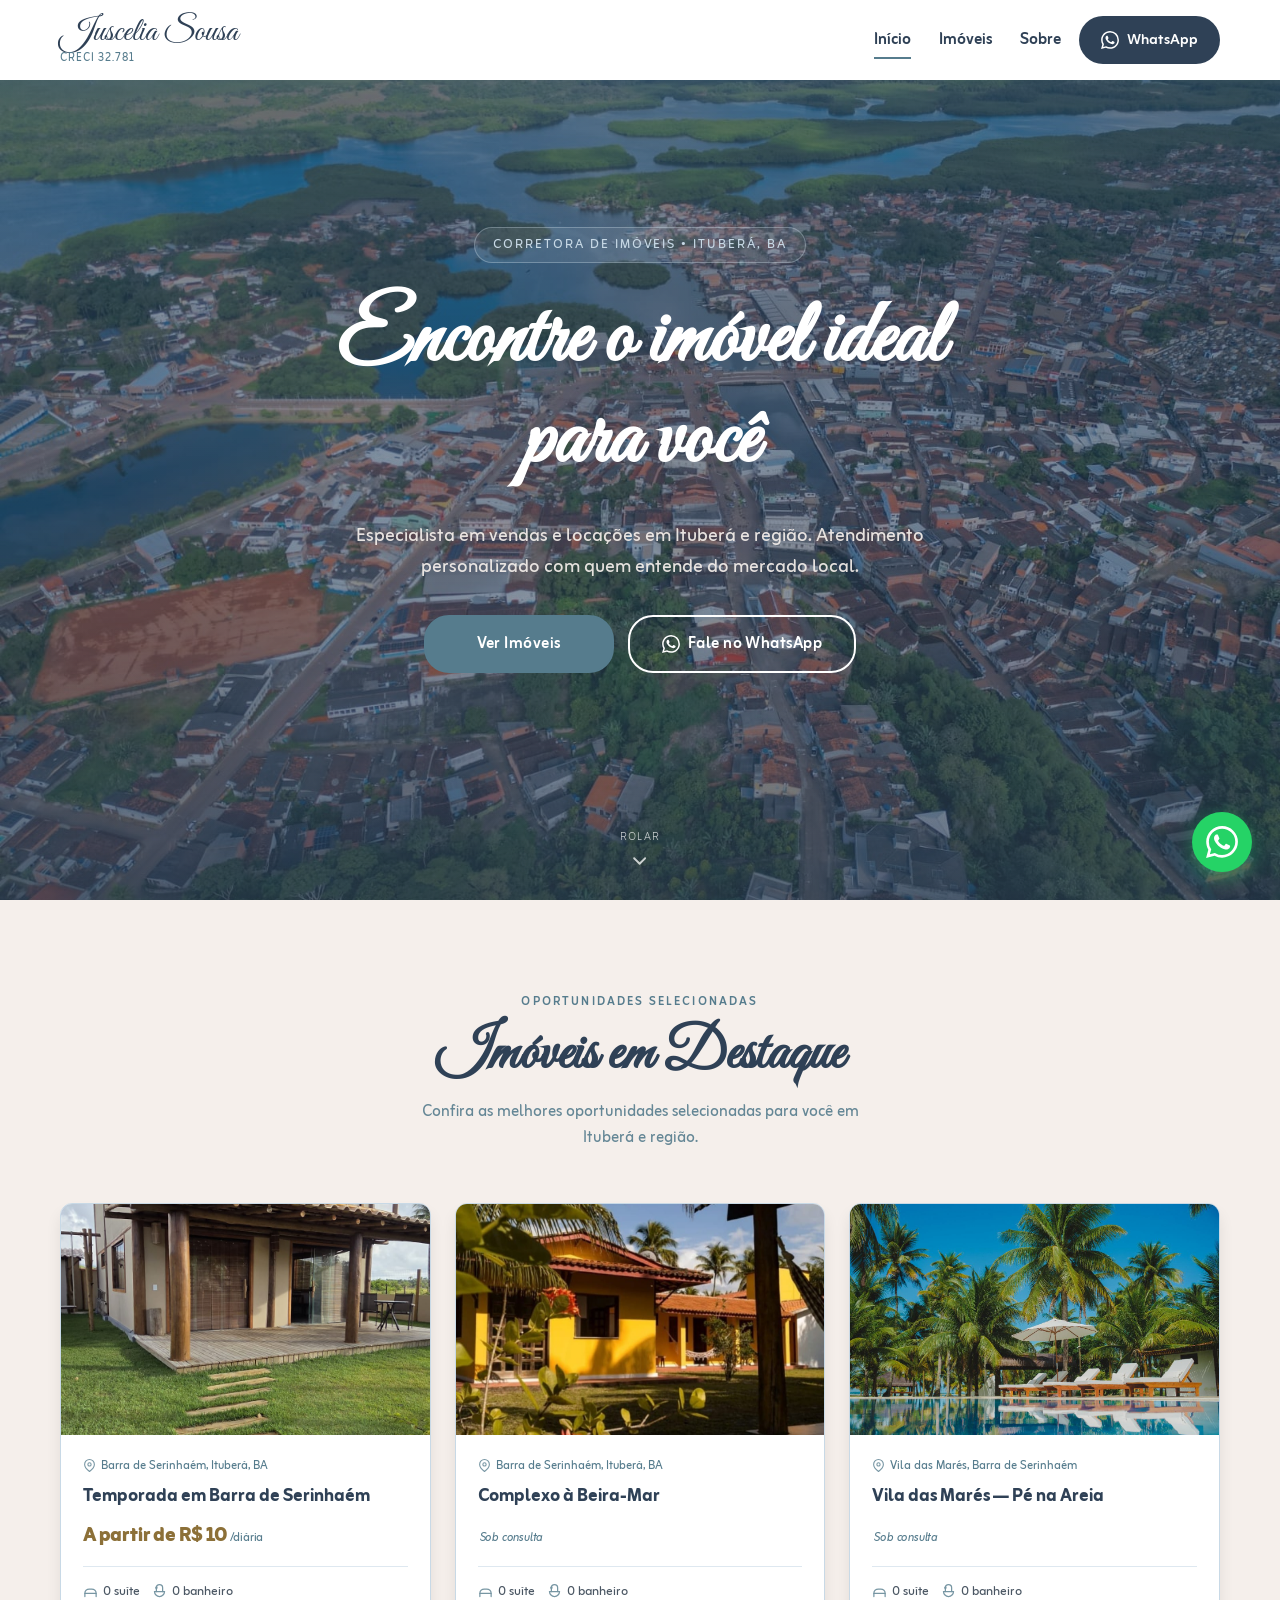
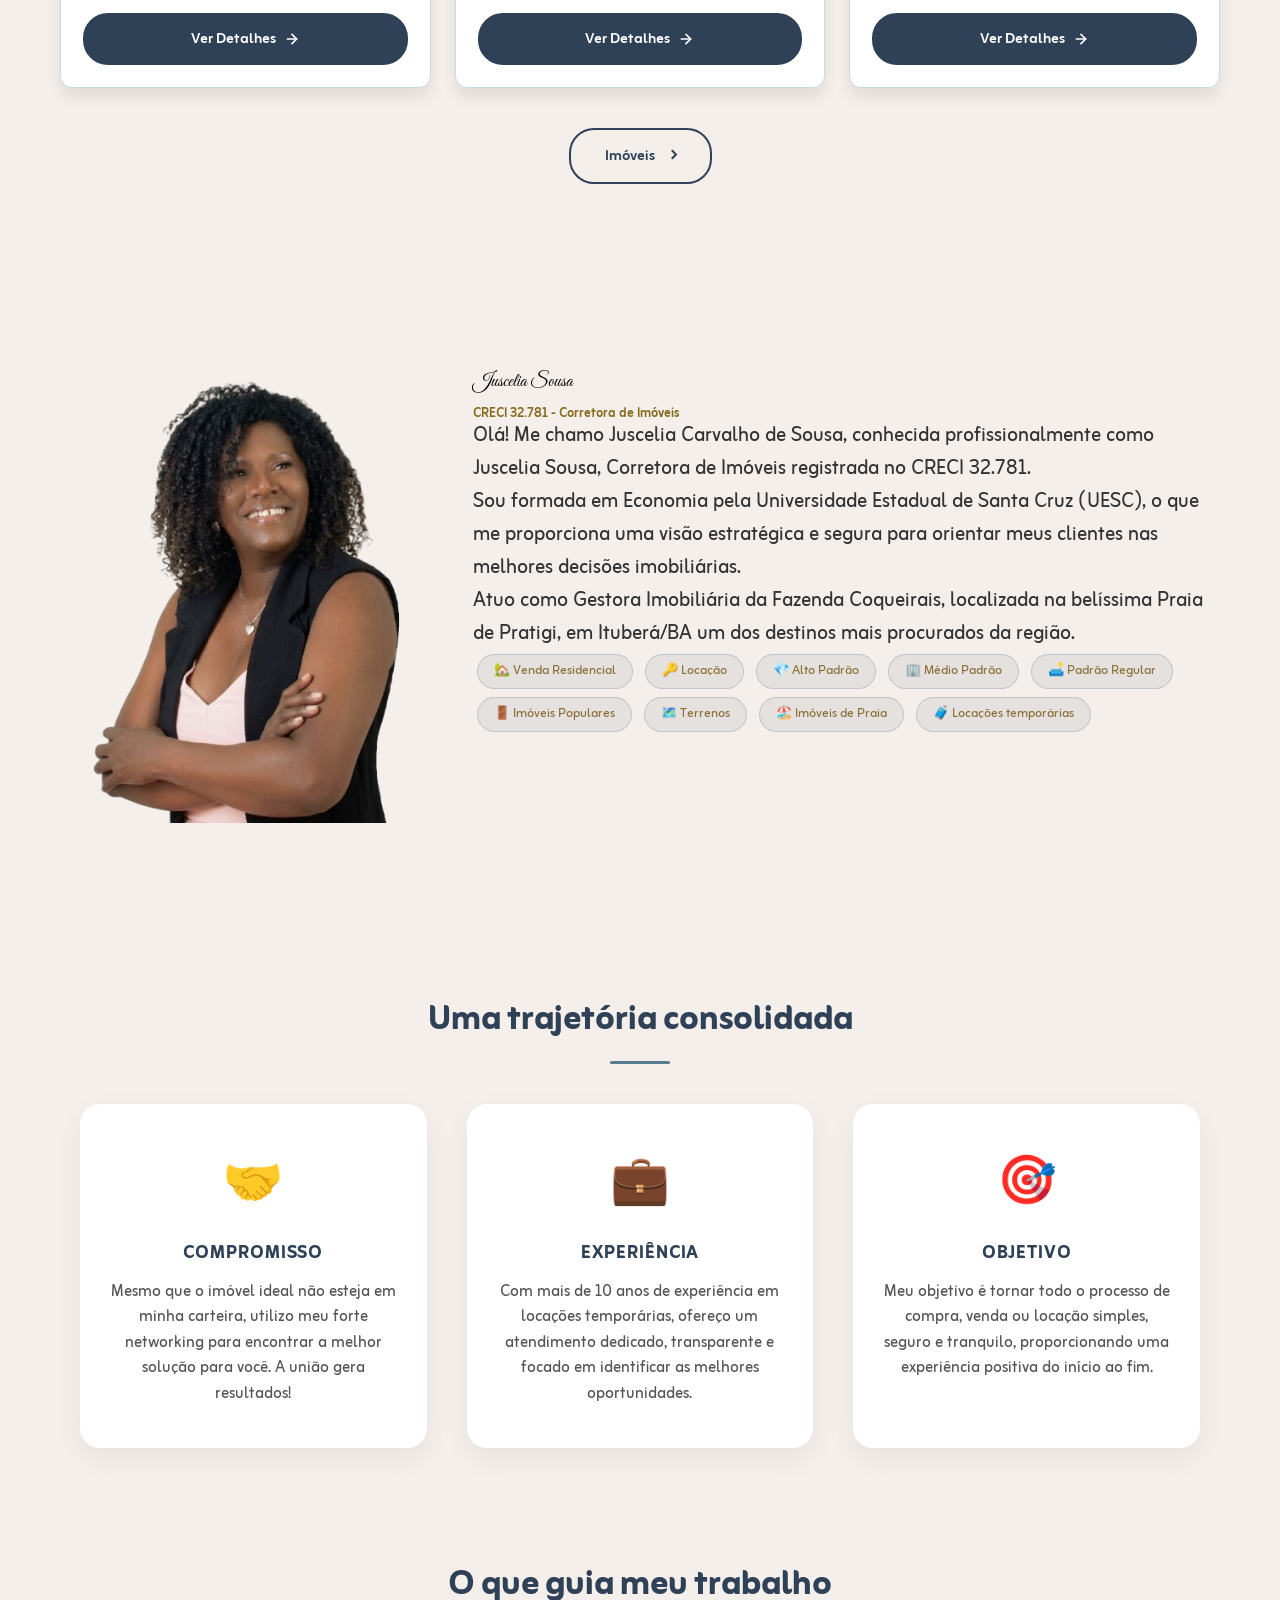
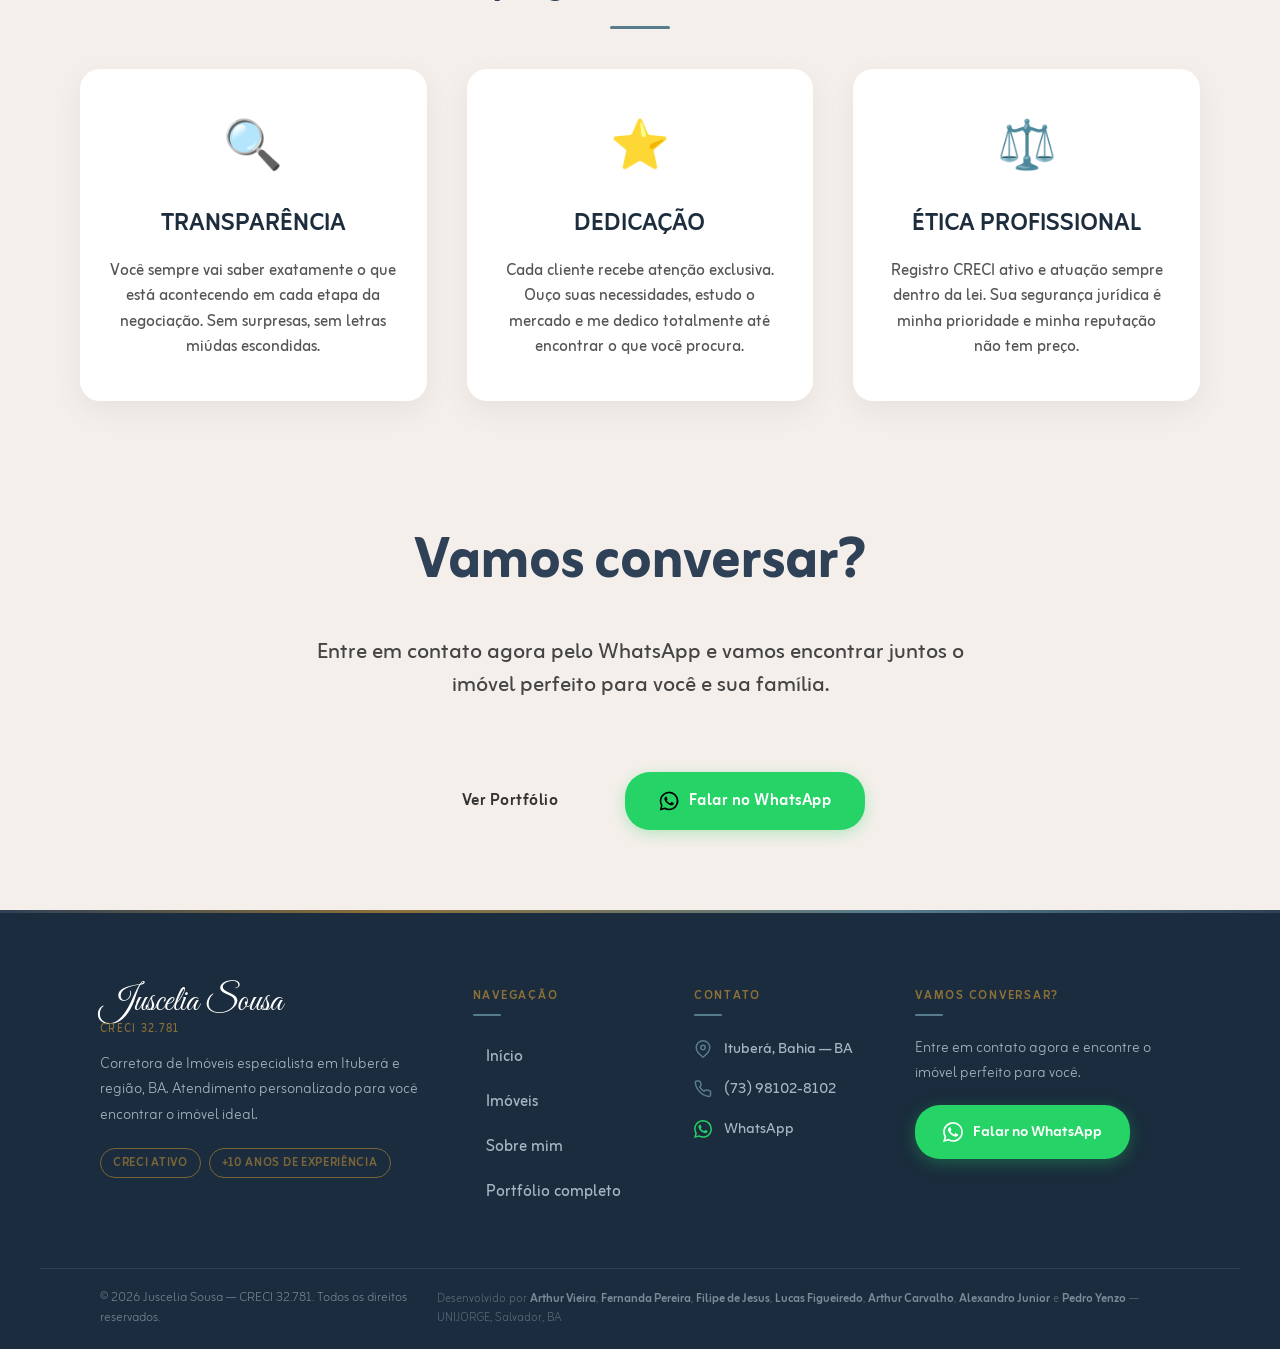
<file: SiteCorretora [Detalhes de Imovel]/index.html>
<!DOCTYPE html>
<html lang="pt-BR">
<head>
  <meta charset="UTF-8" />
  <meta name="viewport" content="width=device-width, initial-scale=1.0" />
  <meta name="description" content="Juscelia Sousa — Corretora de Imóveis credenciada CRECI 32.781. Especialista em vendas e locações em Ituberá e região, BA. Atendimento personalizado para você encontrar o imóvel ideal." />
  <title>Juscelia Sousa | Corretora de Imóveis — Ituberá, BA</title>

  <!-- Fontes do Google -->
  <link rel="preconnect" href="https://fonts.googleapis.com" />
  <link rel="preconnect" href="https://fonts.gstatic.com" crossorigin />
  <link href="https://fonts.googleapis.com/css2?family=Great+Vibes&family=Zain:ital,wght@0,200;0,300;0,400;0,700;0,800;0,900;1,300;1,400&display=swap" rel="stylesheet" />

  <!-- Folha de estilos --->
  <link rel="stylesheet" href="assets/css/style.css" />
  <link rel="stylesheet" href="assets/css/sobremim.css" />
  <link rel="stylesheet" href="assets/css/destaques.css" />
  <link rel="stylesheet" href="assets/css/footer.css" />
  <link rel="stylesheet" href="assets/css/imoveis.css"/>
</head>
<body>

  <!-- ============================================================
       === CABEÇALHO =============================================
       ============================================================ -->
  <header class="header" id="cabecalho" role="banner">

    <!-- Marca / Logo -->
    <a href="#" class="header__brand" aria-label="Juscelia Sousa - Página inicial">
      <span class="header__name">Juscelia Sousa</span>
      <span class="header__creci">CRECI 32.781</span>
    </a>

    <!-- Navegação desktop -->
    <nav class="header__nav" aria-label="Navegação principal">
      <ul class="nav__list" role="list">
        <li>
          <a href="#" class="nav__link active" aria-current="page">Início</a>
        </li>
        <li>
          <a href="#imoveis" class="nav__link">Imóveis</a>
        </li>
        <li>
          <a href="#sobre" class="nav__link">Sobre</a>
        </li>
        <li>
          <!-- Botão WhatsApp — mensagem: contato geral pelo site -->
          <a
            href="https://wa.me/5573981028102?text=Ol%C3%A1%2C+Juscelia!+Vim+pelo+seu+site+e+gostaria+de+mais+informa%C3%A7%C3%B5es+sobre+im%C3%B3veis."
            class="btn--whatsapp-nav"
            target="_blank"
            rel="noopener noreferrer"
            aria-label="Fale com Juscelia Sousa pelo WhatsApp"
          >
            <!-- Ícone SVG do WhatsApp -->
            <svg xmlns="http://www.w3.org/2000/svg" viewBox="0 0 24 24" fill="currentColor" aria-hidden="true" focusable="false">
              <path d="M17.472 14.382c-.297-.149-1.758-.867-2.03-.967-.273-.099-.471-.148-.67.15-.197.297-.767.966-.94 1.164-.173.199-.347.223-.644.075-.297-.15-1.255-.463-2.39-1.475-.883-.788-1.48-1.761-1.653-2.059-.173-.297-.018-.458.13-.606.134-.133.298-.347.446-.52.149-.174.198-.298.298-.497.099-.198.05-.371-.025-.52-.075-.149-.669-1.612-.916-2.207-.242-.579-.487-.5-.669-.51-.173-.008-.371-.01-.57-.01-.198 0-.52.074-.792.372-.272.297-1.04 1.016-1.04 2.479 0 1.462 1.065 2.875 1.213 3.074.149.198 2.096 3.2 5.077 4.487.709.306 1.262.489 1.694.625.712.227 1.36.195 1.871.118.571-.085 1.758-.719 2.006-1.413.248-.694.248-1.289.173-1.413-.074-.124-.272-.198-.57-.347m-5.421 7.403h-.004a9.87 9.87 0 01-5.031-1.378l-.361-.214-3.741.982.998-3.648-.235-.374a9.86 9.86 0 01-1.51-5.26c.001-5.45 4.436-9.884 9.888-9.884 2.64 0 5.122 1.03 6.988 2.898a9.825 9.825 0 012.893 6.994c-.003 5.45-4.437 9.884-9.885 9.884m8.413-18.297A11.815 11.815 0 0012.05 0C5.495 0 .16 5.335.157 11.892c0 2.096.547 4.142 1.588 5.945L.057 24l6.305-1.654a11.882 11.882 0 005.683 1.448h.005c6.554 0 11.89-5.335 11.893-11.893a11.821 11.821 0 00-3.48-8.413z"/>
            </svg>
            WhatsApp
          </a>
        </li>
      </ul>
    </nav>

    <!-- Botão hambúrguer (mobile) -->
    <button
      class="header__hamburger"
      id="btn-hamburger"
      aria-label="Abrir menu"
      aria-expanded="false"
      aria-controls="menu-mobile"
    >
      <span class="hamburger__line"></span>
      <span class="hamburger__line"></span>
      <span class="hamburger__line"></span>
    </button>

  </header><!-- /cabeçalho -->


  <!-- ============================================================
       === MENU MOBILE ===========================================
       ============================================================ -->
  <nav
    class="mobile-menu"
    id="menu-mobile"
    aria-label="Menu mobile"
    aria-hidden="true"
  >
    <div class="mobile-menu__inner">
      <a href="#"        class="mobile-menu__link active" aria-current="page" data-link-mobile>Início</a>
      <a href="#imoveis" class="mobile-menu__link" data-link-mobile>Imóveis</a>
      <a href="#sobre"   class="mobile-menu__link" data-link-mobile>Sobre</a>
      <!-- Botão WhatsApp mobile — mensagem: contato pelo menu -->
      <a
        href="https://wa.me/5573981028102?text=Ol%C3%A1%2C+Juscelia!+Vim+pelo+seu+site+e+gostaria+de+mais+informa%C3%A7%C3%B5es+sobre+im%C3%B3veis."
        class="mobile-menu__whatsapp"
        target="_blank"
        rel="noopener noreferrer"
        aria-label="Fale com Juscelia Sousa pelo WhatsApp"
        data-link-mobile
      >
        <svg xmlns="http://www.w3.org/2000/svg" viewBox="0 0 24 24" fill="currentColor" aria-hidden="true" focusable="false">
          <path d="M17.472 14.382c-.297-.149-1.758-.867-2.03-.967-.273-.099-.471-.148-.67.15-.197.297-.767.966-.94 1.164-.173.199-.347.223-.644.075-.297-.15-1.255-.463-2.39-1.475-.883-.788-1.48-1.761-1.653-2.059-.173-.297-.018-.458.13-.606.134-.133.298-.347.446-.52.149-.174.198-.298.298-.497.099-.198.05-.371-.025-.52-.075-.149-.669-1.612-.916-2.207-.242-.579-.487-.5-.669-.51-.173-.008-.371-.01-.57-.01-.198 0-.52.074-.792.372-.272.297-1.04 1.016-1.04 2.479 0 1.462 1.065 2.875 1.213 3.074.149.198 2.096 3.2 5.077 4.487.709.306 1.262.489 1.694.625.712.227 1.36.195 1.871.118.571-.085 1.758-.719 2.006-1.413.248-.694.248-1.289.173-1.413-.074-.124-.272-.198-.57-.347m-5.421 7.403h-.004a9.87 9.87 0 01-5.031-1.378l-.361-.214-3.741.982.998-3.648-.235-.374a9.86 9.86 0 01-1.51-5.26c.001-5.45 4.436-9.884 9.888-9.884 2.64 0 5.122 1.03 6.988 2.898a9.825 9.825 0 012.893 6.994c-.003 5.45-4.437 9.884-9.885 9.884m8.413-18.297A11.815 11.815 0 0012.05 0C5.495 0 .16 5.335.157 11.892c0 2.096.547 4.142 1.588 5.945L.057 24l6.305-1.654a11.882 11.882 0 005.683 1.448h.005c6.554 0 11.89-5.335 11.893-11.893a11.821 11.821 0 00-3.48-8.413z"/>
        </svg>
        Fale no WhatsApp
      </a>
    </div>
  </nav><!-- /menu-mobile -->


  <!-- ============================================================
       === SEÇÃO HERO ============================================
       ============================================================ -->
  <section class="hero" id="inicio" aria-label="Seção principal">

    <!-- Camada de imagem de fundo (cidade.jpeg via CSS) -->
    <div
      class="hero__bg"
      role="img"
      aria-label="Vista aérea da cidade de Ituberá, Bahia"
    ></div>

    <!-- Sobreposição escura -->
    <div class="hero__overlay" aria-hidden="true"></div>

    <!-- Conteúdo do hero -->
    <div class="hero__content">

      <!-- 1. Tag de localização -->
      <span class="hero__tag" aria-label="Localização: Ituberá, Bahia">
        Corretora de Imóveis &bull; Ituberá, BA
      </span>

      <!-- 2. Título principal -->
      <h1 class="hero__title">
        Encontre o imóvel ideal para você
      </h1>

      <!-- 3. Subtítulo -->
      <p class="hero__subtitle">
        Especialista em vendas e locações em Ituberá e região. Atendimento personalizado com quem entende do mercado local.
      </p>

      <!-- 4. Botões de ação -->
      <div class="hero__actions">
        <a
          href="#imoveis"
          class="btn btn--primary"
          aria-label="Ver os imóveis disponíveis"
        >
          Ver Imóveis
        </a>
        <!-- Botão WhatsApp hero — mensagem: interesse em compra ou aluguel -->
        <a
          href="https://wa.me/5573981028102?text=Ol%C3%A1%2C+Juscelia!+Vim+pelo+seu+site+e+tenho+interesse+em+comprar+ou+alugar+um+im%C3%B3vel+em+Ituber%C3%A1.+Pode+me+ajudar%3F"
          class="btn btn--outline"
          target="_blank"
          rel="noopener noreferrer"
          aria-label="Falar com Juscelia Sousa pelo WhatsApp"
        >
          <!-- Ícone WhatsApp embutido -->
          <svg xmlns="http://www.w3.org/2000/svg" viewBox="0 0 24 24" fill="currentColor" style="width:18px;height:18px;margin-right:8px;flex-shrink:0;" aria-hidden="true" focusable="false">
            <path d="M17.472 14.382c-.297-.149-1.758-.867-2.03-.967-.273-.099-.471-.148-.67.15-.197.297-.767.966-.94 1.164-.173.199-.347.223-.644.075-.297-.15-1.255-.463-2.39-1.475-.883-.788-1.48-1.761-1.653-2.059-.173-.297-.018-.458.13-.606.134-.133.298-.347.446-.52.149-.174.198-.298.298-.497.099-.198.05-.371-.025-.52-.075-.149-.669-1.612-.916-2.207-.242-.579-.487-.5-.669-.51-.173-.008-.371-.01-.57-.01-.198 0-.52.074-.792.372-.272.297-1.04 1.016-1.04 2.479 0 1.462 1.065 2.875 1.213 3.074.149.198 2.096 3.2 5.077 4.487.709.306 1.262.489 1.694.625.712.227 1.36.195 1.871.118.571-.085 1.758-.719 2.006-1.413.248-.694.248-1.289.173-1.413-.074-.124-.272-.198-.57-.347m-5.421 7.403h-.004a9.87 9.87 0 01-5.031-1.378l-.361-.214-3.741.982.998-3.648-.235-.374a9.86 9.86 0 01-1.51-5.26c.001-5.45 4.436-9.884 9.888-9.884 2.64 0 5.122 1.03 6.988 2.898a9.825 9.825 0 012.893 6.994c-.003 5.45-4.437 9.884-9.885 9.884m8.413-18.297A11.815 11.815 0 0012.05 0C5.495 0 .16 5.335.157 11.892c0 2.096.547 4.142 1.588 5.945L.057 24l6.305-1.654a11.882 11.882 0 005.683 1.448h.005c6.554 0 11.89-5.335 11.893-11.893a11.821 11.821 0 00-3.48-8.413z"/>
          </svg>
          Fale no WhatsApp
        </a>
      </div>

    </div><!-- /conteúdo-hero -->

    <!-- 5. Indicador de rolagem -->
    <div class="hero__scroll-hint" aria-hidden="true">
      <span>Rolar</span>
      <svg xmlns="http://www.w3.org/2000/svg" viewBox="0 0 24 24" fill="none" stroke="currentColor" stroke-width="2" stroke-linecap="round" stroke-linejoin="round" aria-hidden="true">
        <polyline points="6 9 12 15 18 9"></polyline>
      </svg>
    </div>

  </section><!-- /hero -->


  <!-- ============================================================
       === SEÇÃO DESTAQUES =======================================
       ============================================================ -->
  <section class="destaques" id="imoveis" aria-labelledby="destaques-titulo">

    <!-- Cabeçalho da seção -->
    <div class="destaques__header">
      <span class="destaques__eyebrow" aria-hidden="true">Oportunidades selecionadas</span>
      <h2 class="destaques__titulo" id="destaques-titulo">Imóveis em Destaque</h2>
      <p class="destaques__subtitulo">Confira as melhores oportunidades selecionadas para você em Ituberá e região.</p>
    </div>

    <!-- Grade de cards (preenchida via JS) -->
    <div
      class="destaques__grade"
      id="destaques-grade"
      role="list"
      aria-label="Imóveis em destaque"
      aria-live="polite"
    >
      <!-- Estado inicial: carregando -->
      <div class="destaques__loading" id="destaques-loading" aria-label="Carregando imóveis">
        <div class="destaques__spinner" role="status"></div>
        <span>Carregando imóveis...</span>
      </div>
    </div>

    <!-- Rodapé com link para portfólio completo -->
    <div class="destaques__rodape">
      <a
        href="imoveis.html"
        class="btn--ver-todos"
        aria-label="Ver todos os imóveis disponíveis"
      >
        Imóveis <span class="btn-chevron" aria-hidden="true"></span>
      </a>
    </div>

  </section><!-- /destaques -->


  <!-- ============================================================
       === SEÇÃO SOBRE MIM =======================================
       ============================================================ -->

  <!-- sobre mim -->
  <section class="color">
    <div id="sobre">

      <div class="foto">
        <img src="./assets/img/FotoSRJusceliaSemFundo.png" alt="foto juscelia">
      </div>

      <aside class="sobremim">
        <h1 class="great-vibes-regular">Juscelia Sousa</h1>
        <h5>CRECI 32.781 - Corretora de Imóveis</h5>

        <p>Olá! Me chamo Juscelia Carvalho de Sousa, conhecida profissionalmente como Juscelia Sousa, Corretora
          de Imóveis registrada no CRECI 32.781.
        </p>

        <p>Sou formada em Economia pela Universidade Estadual de Santa Cruz (UESC), o que me proporciona uma
          visão estratégica e segura para orientar meus clientes nas melhores decisões imobiliárias.
        </p>

        <p>
          Atuo como Gestora Imobiliária da Fazenda Coqueirais, localizada na belíssima Praia de Pratigi, em
          Ituberá/BA um dos destinos mais procurados da região.
        </p>

        <div class="sobre-especialidades" role="list" aria-label="Especialidades da corretora">
          <span class="esp-tag" role="listitem">🏡 Venda Residencial</span>
          <span class="esp-tag" role="listitem">🔑 Locação</span>
          <span class="esp-tag" role="listitem">💎 Alto Padrão</span>
          <span class="esp-tag" role="listitem">🏢 Médio Padrão</span>
          <span class="esp-tag" role="listitem">🛋️ Padrão Regular</span>
          <span class="esp-tag" role="listitem">🚪 Imóveis Populares</span>
          <span class="esp-tag" role="listitem">🗺️ Terrenos</span>
          <span class="esp-tag" role="listitem">🏖️ Imóveis de Praia</span>
          <span class="esp-tag" role="listitem">🧳 Locações temporárias</span>
        </div>
      </aside>
    </div>
  </section>


  <!-- ============================================================
       === SEÇÃO TRAJETÓRIA ======================================
       ============================================================ -->
  <section class="secao-trajetoria">
    <div class="titulo-principal">
      <h1>Uma trajetória consolidada</h1>
      <div class="linha-decorativa"></div>
    </div>

    <div id="trajetoria">
      <div class="card-traj">
        <div class="icon">🤝</div>
        <h3>Compromisso</h3>
        <p>Mesmo que o imóvel ideal não esteja em minha carteira, utilizo meu forte networking para encontrar a
          melhor solução para você. A união gera resultados!</p>
      </div>

      <div class="card-traj">
        <div class="icon">💼</div>
        <h3>Experiência</h3>
        <p>Com mais de 10 anos de experiência em locações temporárias, ofereço um atendimento dedicado,
          transparente e focado em identificar as melhores oportunidades.</p>
      </div>

      <div class="card-traj">
        <div class="icon">🎯</div>
        <h3>Objetivo</h3>
        <p>Meu objetivo é tornar todo o processo de compra, venda ou locação simples, seguro e tranquilo,
          proporcionando uma experiência positiva do início ao fim.</p>
      </div>
    </div>
  </section>


  <!-- ============================================================
       === SEÇÃO MISSÃO ==========================================
       ============================================================ -->
  <section>
    <div class="titulo-principal">
      <h1>O que guia meu trabalho</h1>
      <div class="linha-decorativa"></div>
    </div>
    <div class="color">
      <div id="missao">
        <div class="card-guia">
          <div class="icon">🔍</div>
          <h3>Transparência</h3>
          <p>Você sempre vai saber exatamente o que está acontecendo em cada etapa da negociação. Sem
            surpresas, sem letras miúdas escondidas.</p>
        </div>

        <div class="card-guia">
          <div class="icon">⭐</div>
          <h3>Dedicação</h3>
          <p>Cada cliente recebe atenção exclusiva. Ouço suas necessidades, estudo o mercado e me dedico
            totalmente até encontrar o que você procura.</p>
        </div>

        <div class="card-guia">
          <div class="icon">⚖️</div>
          <h3>Ética Profissional</h3>
          <p>Registro CRECI ativo e atuação sempre dentro da lei. Sua segurança jurídica é minha prioridade e
            minha reputação não tem preço.</p>
        </div>
      </div>
    </div>
  </section>


  <!-- ============================================================
       === SEÇÃO CONVOCAÇÃO ======================================
       ============================================================ -->
  <div id="convocacao">
    <div>
      <div class="titulo-principal">
        <h1>Vamos conversar?</h1>
      </div>
      <div>
        <p>Entre em contato agora pelo WhatsApp e vamos encontrar juntos o imóvel perfeito para você e sua família.</p>
      </div>
    </div>
    <div class="container-ctas">
      <a href="imoveis.html" class="btn btn-portfolio" id="cta-ver-imoveis">Ver Portfólio</a>

      <button class="btn btn-wpp" id="sobre-cta-wpp">
        <img src="assets/img/whatsapp-svgrepo-com.svg" alt="whatsapp icon" class="wpp-icon">
        Falar no WhatsApp
      </button>
    </div>
  </div>


  <!-- ============================================================
       === RODAPÉ ================================================
       ============================================================ -->
  <footer class="footer" id="rodape" role="contentinfo">

    <!-- Linha superior decorativa -->
    <div class="footer__top-bar" aria-hidden="true"></div>

    <div class="footer__container">

      <!-- Coluna 1: Marca -->
      <div class="footer__col footer__col--marca">
        <a href="#" class="footer__logo" aria-label="Juscelia Sousa - Início">
          <span class="footer__logo-nome">Juscelia Sousa</span>
          <span class="footer__logo-creci">CRECI 32.781</span>
        </a>
        <p class="footer__descricao">
          Corretora de Imóveis especialista em Ituberá e região, BA.
          Atendimento personalizado para você encontrar o imóvel ideal.
        </p>
        <!-- Selos / Badges -->
        <div class="footer__selos">
          <span class="footer__selo">CRECI Ativo</span>
          <span class="footer__selo">+10 anos de experiência</span>
        </div>
      </div>

      <!-- Coluna 2: Navegação -->
      <div class="footer__col">
        <h3 class="footer__col-titulo">Navegação</h3>
        <ul class="footer__nav-list" role="list">
          <li><a href="#inicio"   class="footer__nav-link">Início</a></li>
          <li><a href="#imoveis" class="footer__nav-link">Imóveis</a></li>
          <li><a href="#sobre"   class="footer__nav-link">Sobre mim</a></li>
          <li><a href="imoveis.html" class="footer__nav-link">Portfólio completo</a></li>
        </ul>
      </div>

      <!-- Coluna 3: Contato -->
      <div class="footer__col">
        <h3 class="footer__col-titulo">Contato</h3>
        <ul class="footer__contato-list" role="list">
          <li class="footer__contato-item">
            <!-- Ícone localização -->
            <svg xmlns="http://www.w3.org/2000/svg" viewBox="0 0 24 24" fill="none" stroke="currentColor" stroke-width="2" stroke-linecap="round" stroke-linejoin="round" aria-hidden="true">
              <path d="M21 10c0 6-9 13-9 13S3 16 3 10a9 9 0 0 1 18 0z"/><circle cx="12" cy="10" r="3"/>
            </svg>
            <span>Ituberá, Bahia — BA</span>
          </li>
          <li class="footer__contato-item">
            <!-- Ícone telefone -->
            <svg xmlns="http://www.w3.org/2000/svg" viewBox="0 0 24 24" fill="none" stroke="currentColor" stroke-width="2" stroke-linecap="round" stroke-linejoin="round" aria-hidden="true">
              <path d="M22 16.92v3a2 2 0 0 1-2.18 2 19.79 19.79 0 0 1-8.63-3.07A19.5 19.5 0 0 1 4.69 12a19.79 19.79 0 0 1-3-8.6A2 2 0 0 1 3.62 1.2h3a2 2 0 0 1 2 1.72c.13.96.36 1.9.7 2.81a2 2 0 0 1-.45 2.11l-1.27 1.27a16 16 0 0 0 6 6l1.27-1.27a2 2 0 0 1 2.11-.45c.9.34 1.85.57 2.81.7A2 2 0 0 1 22 16.92z"/>
            </svg>
            <a href="tel:+5573981028102" class="footer__link-contato">(73) 98102-8102</a>
          </li>
          <li class="footer__contato-item">
            <!-- Ícone WhatsApp -->
            <svg xmlns="http://www.w3.org/2000/svg" viewBox="0 0 24 24" fill="currentColor" aria-hidden="true">
              <path d="M17.472 14.382c-.297-.149-1.758-.867-2.03-.967-.273-.099-.471-.148-.67.15-.197.297-.767.966-.94 1.164-.173.199-.347.223-.644.075-.297-.15-1.255-.463-2.39-1.475-.883-.788-1.48-1.761-1.653-2.059-.173-.297-.018-.458.13-.606.134-.133.298-.347.446-.52.149-.174.198-.298.298-.497.099-.198.05-.371-.025-.52-.075-.149-.669-1.612-.916-2.207-.242-.579-.487-.5-.669-.51-.173-.008-.371-.01-.57-.01-.198 0-.52.074-.792.372-.272.297-1.04 1.016-1.04 2.479 0 1.462 1.065 2.875 1.213 3.074.149.198 2.096 3.2 5.077 4.487.709.306 1.262.489 1.694.625.712.227 1.36.195 1.871.118.571-.085 1.758-.719 2.006-1.413.248-.694.248-1.289.173-1.413-.074-.124-.272-.198-.57-.347m-5.421 7.403h-.004a9.87 9.87 0 01-5.031-1.378l-.361-.214-3.741.982.998-3.648-.235-.374a9.86 9.86 0 01-1.51-5.26c.001-5.45 4.436-9.884 9.888-9.884 2.64 0 5.122 1.03 6.988 2.898a9.825 9.825 0 012.893 6.994c-.003 5.45-4.437 9.884-9.885 9.884m8.413-18.297A11.815 11.815 0 0012.05 0C5.495 0 .16 5.335.157 11.892c0 2.096.547 4.142 1.588 5.945L.057 24l6.305-1.654a11.882 11.882 0 005.683 1.448h.005c6.554 0 11.89-5.335 11.893-11.893a11.821 11.821 0 00-3.48-8.413z"/>
            </svg>
            <a
              href="https://wa.me/5573981028102?text=Ol%C3%A1%2C+Juscelia!+Vim+pelo+seu+site+e+gostaria+de+mais+informa%C3%A7%C3%B5es."
              class="footer__link-contato"
              target="_blank"
              rel="noopener noreferrer"
            >WhatsApp</a>
          </li>
        </ul>
      </div>

      <!-- Coluna 4: CTA final -->
      <div class="footer__col footer__col--cta">
        <h3 class="footer__col-titulo">Vamos conversar?</h3>
        <p class="footer__cta-texto">Entre em contato agora e encontre o imóvel perfeito para você.</p>
        <a
          href="https://wa.me/5573981028102?text=Ol%C3%A1%2C+Juscelia!+Vim+pelo+seu+site+e+gostaria+de+mais+informa%C3%A7%C3%B5es."
          class="footer__btn-wpp"
          target="_blank"
          rel="noopener noreferrer"
          aria-label="Fale com Juscelia Sousa pelo WhatsApp"
        >
          <svg xmlns="http://www.w3.org/2000/svg" viewBox="0 0 24 24" fill="currentColor" aria-hidden="true">
            <path d="M17.472 14.382c-.297-.149-1.758-.867-2.03-.967-.273-.099-.471-.148-.67.15-.197.297-.767.966-.94 1.164-.173.199-.347.223-.644.075-.297-.15-1.255-.463-2.39-1.475-.883-.788-1.48-1.761-1.653-2.059-.173-.297-.018-.458.13-.606.134-.133.298-.347.446-.52.149-.174.198-.298.298-.497.099-.198.05-.371-.025-.52-.075-.149-.669-1.612-.916-2.207-.242-.579-.487-.5-.669-.51-.173-.008-.371-.01-.57-.01-.198 0-.52.074-.792.372-.272.297-1.04 1.016-1.04 2.479 0 1.462 1.065 2.875 1.213 3.074.149.198 2.096 3.2 5.077 4.487.709.306 1.262.489 1.694.625.712.227 1.36.195 1.871.118.571-.085 1.758-.719 2.006-1.413.248-.694.248-1.289.173-1.413-.074-.124-.272-.198-.57-.347m-5.421 7.403h-.004a9.87 9.87 0 01-5.031-1.378l-.361-.214-3.741.982.998-3.648-.235-.374a9.86 9.86 0 01-1.51-5.26c.001-5.45 4.436-9.884 9.888-9.884 2.64 0 5.122 1.03 6.988 2.898a9.825 9.825 0 012.893 6.994c-.003 5.45-4.437 9.884-9.885 9.884m8.413-18.297A11.815 11.815 0 0012.05 0C5.495 0 .16 5.335.157 11.892c0 2.096.547 4.142 1.588 5.945L.057 24l6.305-1.654a11.882 11.882 0 005.683 1.448h.005c6.554 0 11.89-5.335 11.893-11.893a11.821 11.821 0 00-3.48-8.413z"/>
          </svg>
          Falar no WhatsApp
        </a>
      </div>

    </div><!-- /footer__container -->

    <!-- Barra de copyright -->
    <div class="footer__copyright">
      <p>
        &copy; <span id="footer-ano"></span> Juscelia Sousa — CRECI 32.781.
        Todos os direitos reservados.
      </p>
      <p class="footer__credito">
        Desenvolvido por
        <strong>Arthur Vieira</strong>,
        <strong>Fernanda Pereira</strong>,
        <strong>Filipe de Jesus</strong>,
        <strong>Lucas Figueiredo</strong>,
        <strong>Arthur Carvalho</strong>,
        <strong>Alexandro Junior</strong> e
        <strong>Pedro Yenzo</strong>
        &mdash; UNIJORGE, Salvador, BA
      </p>
    </div>

  </footer><!-- /rodape -->


  <!-- ============================================================
       === BOTÃO FLUTUANTE WHATSAPP ==============================
       ============================================================ -->
  <a
    href="https://wa.me/5573981028102?text=Ol%C3%A1%2C+Juscelia!+Vim+pelo+seu+site+e+gostaria+de+mais+informa%C3%A7%C3%B5es."
    class="btn-wpp-flutuante"
    target="_blank"
    rel="noopener noreferrer"
    aria-label="Fale com Juscelia Sousa pelo WhatsApp"
    title="Fale no WhatsApp"
  >
    <svg xmlns="http://www.w3.org/2000/svg" viewBox="0 0 24 24" fill="currentColor" aria-hidden="true" focusable="false">
      <path d="M17.472 14.382c-.297-.149-1.758-.867-2.03-.967-.273-.099-.471-.148-.67.15-.197.297-.767.966-.94 1.164-.173.199-.347.223-.644.075-.297-.15-1.255-.463-2.39-1.475-.883-.788-1.48-1.761-1.653-2.059-.173-.297-.018-.458.13-.606.134-.133.298-.347.446-.52.149-.174.198-.298.298-.497.099-.198.05-.371-.025-.52-.075-.149-.669-1.612-.916-2.207-.242-.579-.487-.5-.669-.51-.173-.008-.371-.01-.57-.01-.198 0-.52.074-.792.372-.272.297-1.04 1.016-1.04 2.479 0 1.462 1.065 2.875 1.213 3.074.149.198 2.096 3.2 5.077 4.487.709.306 1.262.489 1.694.625.712.227 1.36.195 1.871.118.571-.085 1.758-.719 2.006-1.413.248-.694.248-1.289.173-1.413-.074-.124-.272-.198-.57-.347m-5.421 7.403h-.004a9.87 9.87 0 01-5.031-1.378l-.361-.214-3.741.982.998-3.648-.235-.374a9.86 9.86 0 01-1.51-5.26c.001-5.45 4.436-9.884 9.888-9.884 2.64 0 5.122 1.03 6.988 2.898a9.825 9.825 0 012.893 6.994c-.003 5.45-4.437 9.884-9.885 9.884m8.413-18.297A11.815 11.815 0 0012.05 0C5.495 0 .16 5.335.157 11.892c0 2.096.547 4.142 1.588 5.945L.057 24l6.305-1.654a11.882 11.882 0 005.683 1.448h.005c6.554 0 11.89-5.335 11.893-11.893a11.821 11.821 0 00-3.48-8.413z"/>
    </svg>
  </a><!-- /botão-flutuante-whatsapp -->

  <!-- ============================================================
       === JAVASCRIPT EXTERNO ====================================
       ============================================================ -->
  <script src="assets/js/main.js" defer></script>

  <!-- Ano dinâmico no footer -->
  <script>
    document.getElementById('footer-ano').textContent = new Date().getFullYear();
  </script>

  <!-- ============================================================
       === JAVASCRIPT — SEÇÃO DESTAQUES =========================
       ============================================================ -->
  <script>
    /* === SEÇÃO DESTAQUES === */
    (function () {
      'use strict';

      /* Formata preço conforme finalidade */
      function formatarPreco(preco, finalidade) {
        if (!preco || preco === 0) {
          return '<span class="preco-consulta">Sob consulta</span>';
        }
        var valor = preco.toLocaleString('pt-BR', {
          style: 'currency',
          currency: 'BRL',
          minimumFractionDigits: 0,
          maximumFractionDigits: 0
        });
        if (finalidade === 'aluguel')   return valor + '<span>/mês</span>';
        if (finalidade === 'temporada') return 'A partir de ' + valor + '<span>/diária</span>';
        return valor;
      }

      /* Retorna SVG inline de ícone por nome */
      function icone(nome) {
        var icones = {
          area: '<svg xmlns="http://www.w3.org/2000/svg" viewBox="0 0 24 24" fill="none" stroke="currentColor" stroke-width="2" stroke-linecap="round" stroke-linejoin="round" aria-hidden="true"><rect x="3" y="3" width="18" height="18" rx="2"/><path d="M3 9h18M9 21V9"/></svg>',
          quartos: '<svg xmlns="http://www.w3.org/2000/svg" viewBox="0 0 24 24" fill="none" stroke="currentColor" stroke-width="2" stroke-linecap="round" stroke-linejoin="round" aria-hidden="true"><path d="M3 20v-5a7 7 0 0 1 7-7h4a7 7 0 0 1 7 7v5"/><path d="M3 15h18"/></svg>',
          banheiros: '<svg xmlns="http://www.w3.org/2000/svg" viewBox="0 0 24 24" fill="none" stroke="currentColor" stroke-width="2" stroke-linecap="round" stroke-linejoin="round" aria-hidden="true"><path d="M4 12h16"/><path d="M4 12a8 8 0 0 0 16 0"/><path d="M7 12V6a5 5 0 0 1 10 0v6"/><circle cx="7" cy="6" r="1"/></svg>',
          vagas: '<svg xmlns="http://www.w3.org/2000/svg" viewBox="0 0 24 24" fill="none" stroke="currentColor" stroke-width="2" stroke-linecap="round" stroke-linejoin="round" aria-hidden="true"><rect x="2" y="7" width="20" height="14" rx="2"/><path d="M16 7V5a2 2 0 0 0-4 0v2"/><path d="M8 7V5a2 2 0 0 0-4 0v2"/></svg>',
          local: '<svg xmlns="http://www.w3.org/2000/svg" viewBox="0 0 24 24" fill="none" stroke="currentColor" stroke-width="2" stroke-linecap="round" stroke-linejoin="round" aria-hidden="true"><path d="M21 10c0 6-9 13-9 13S3 16 3 10a9 9 0 0 1 18 0z"/><circle cx="12" cy="10" r="3"/></svg>',
          seta: '<svg xmlns="http://www.w3.org/2000/svg" viewBox="0 0 24 24" fill="none" stroke="currentColor" stroke-width="2.5" stroke-linecap="round" stroke-linejoin="round" aria-hidden="true"><line x1="5" y1="12" x2="19" y2="12"/><polyline points="12 5 19 12 12 19"/></svg>'
        };
        return icones[nome] || '';
      }

      /* Monta o HTML de um card de imóvel */
      function criarCardHTML(imovel) {
        var labelMap = {
          venda: 'Venda',
          aluguel: 'Aluguel',
          temporada: 'Temporada'
        };
        var classeMap = {
          venda: 'card-imovel__badge card-imovel__badge--venda',
          aluguel: 'card-imovel__badge card-imovel__badge--aluguel',
          temporada: 'card-imovel__badge card-imovel__badge--temporada'
        };
        var labelBadge = labelMap[imovel.finalidade] || 'Venda';
        var classeBadge = classeMap[imovel.finalidade] || 'card-imovel__badge card-imovel__badge--venda';

        var attrVagas = imovel.vagas > 0
          ? '<span class="card-imovel__attr">' + icone('vagas') + imovel.vagas + ' vaga' + (imovel.vagas > 1 ? 's' : '') + '</span>'
          : '';

        return [
          '<article class="card-imovel" role="listitem" data-id="' + imovel.id + '">',
          '  <div class="card-imovel__foto-wrap">',
          '    <img',
          '      class="card-imovel__foto"',
          '      src="' + imovel.fotos[0] + '"',
          '      alt="Foto de ' + imovel.titulo + '"',
          '      loading="lazy"',
          '      decoding="async"',
          '    />',

          '  </div>',
          '  <div class="card-imovel__corpo">',
          '    <p class="card-imovel__local">' + icone('local') + imovel.localizacao + '</p>',
          '    <h3 class="card-imovel__titulo">' + imovel.titulo + '</h3>',
          '    <p class="card-imovel__preco">' + formatarPreco(imovel.preco, imovel.finalidade) + '</p>',
          '    <hr class="card-imovel__divisor" aria-hidden="true" />',
          '    <div class="card-imovel__atributos">',
          imovel.area_m2 ? '      <span class="card-imovel__attr">' + icone('area') + imovel.area_m2 + ' m²</span>' : '',
          '      <span class="card-imovel__attr">' + icone('quartos') + imovel.quartos + ' suíte' + (imovel.quartos > 1 ? 's' : '') + '</span>',
          '      <span class="card-imovel__attr">' + icone('banheiros') + imovel.banheiros + ' banheiro' + (imovel.banheiros > 1 ? 's' : '') + '</span>',
          '      ' + attrVagas,
          '    </div>',
          '    <button',
          '      class="card-imovel__cta"',
          '      type="button"',
          '      aria-label="Ver detalhes: ' + imovel.titulo + '"',
          '    >',
          '      Ver Detalhes',
          '      ' + icone('seta'),
          '    </button>',
          '  </div>',
          '</article>'
        ].join('\n');
      }

      /* Renderiza os cards de destaque na grade */
      function renderizarDestaques(imoveis) {
        var grade = document.getElementById('destaques-grade');
        var loading = document.getElementById('destaques-loading');

        if (!grade) return;

        /* Filtra apenas destaque: true, limita em 3 */
        var destaques = imoveis
          .filter(function (im) { return im.destaque === true; })
          .slice(0, 3);

        /* Remove o estado de carregamento */
        if (loading) loading.remove();

        if (destaques.length === 0) {
          grade.innerHTML = '<p class="destaques__erro">Nenhum imóvel em destaque no momento.</p>';
          return;
        }

        grade.innerHTML = destaques.map(criarCardHTML).join('');
      }

      /* Exibe mensagem de erro na grade */
      function exibirErro() {
        var grade = document.getElementById('destaques-grade');
        var loading = document.getElementById('destaques-loading');
        if (loading) loading.remove();
        if (grade) {
          grade.innerHTML = '<p class="destaques__erro">Não foi possível carregar os imóveis. Tente novamente mais tarde.</p>';
        }
      }

      /* Carrega o JSON e dispara a renderização */
      fetch('data/imoveis.json')
        .then(function (res) {
          if (!res.ok) throw new Error('HTTP ' + res.status);
          return res.json();
        })
        .then(renderizarDestaques)
        .catch(exibirErro);

    }());
  </script>

</body>
</html>
</file>
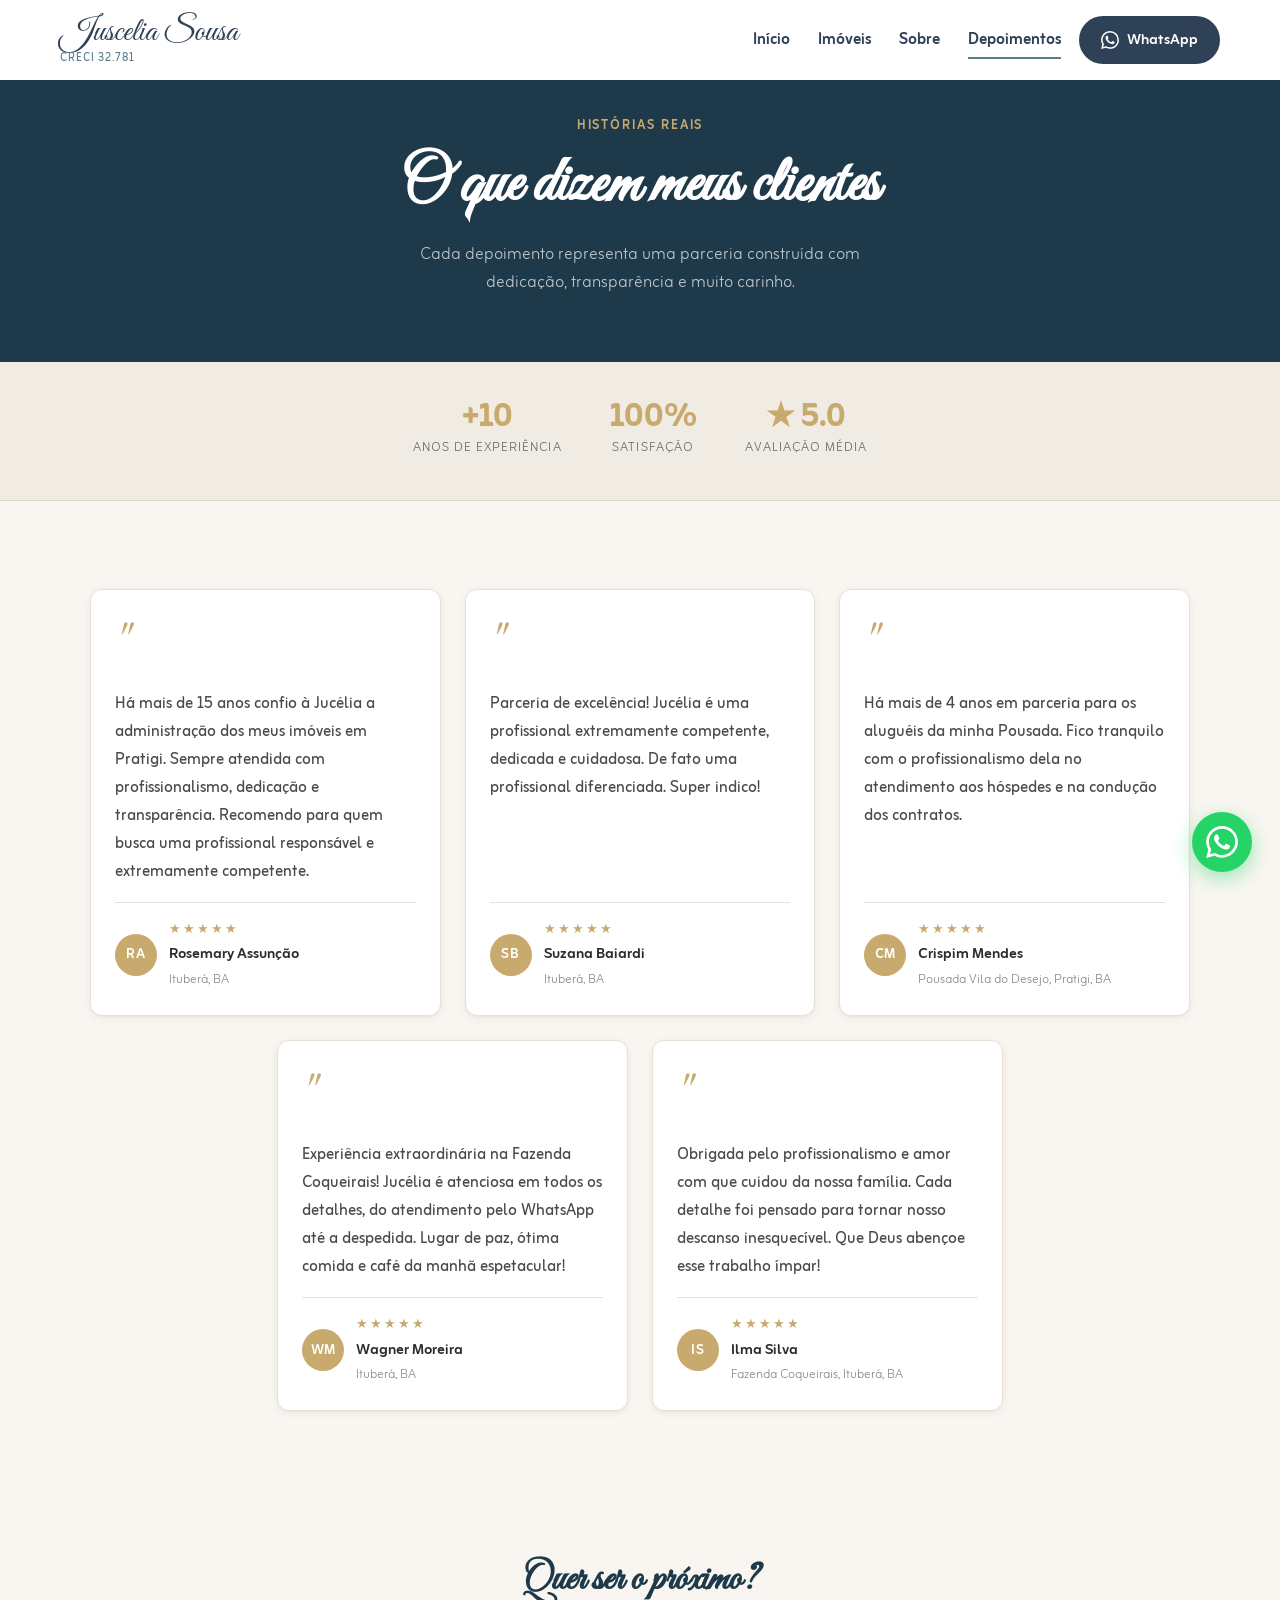
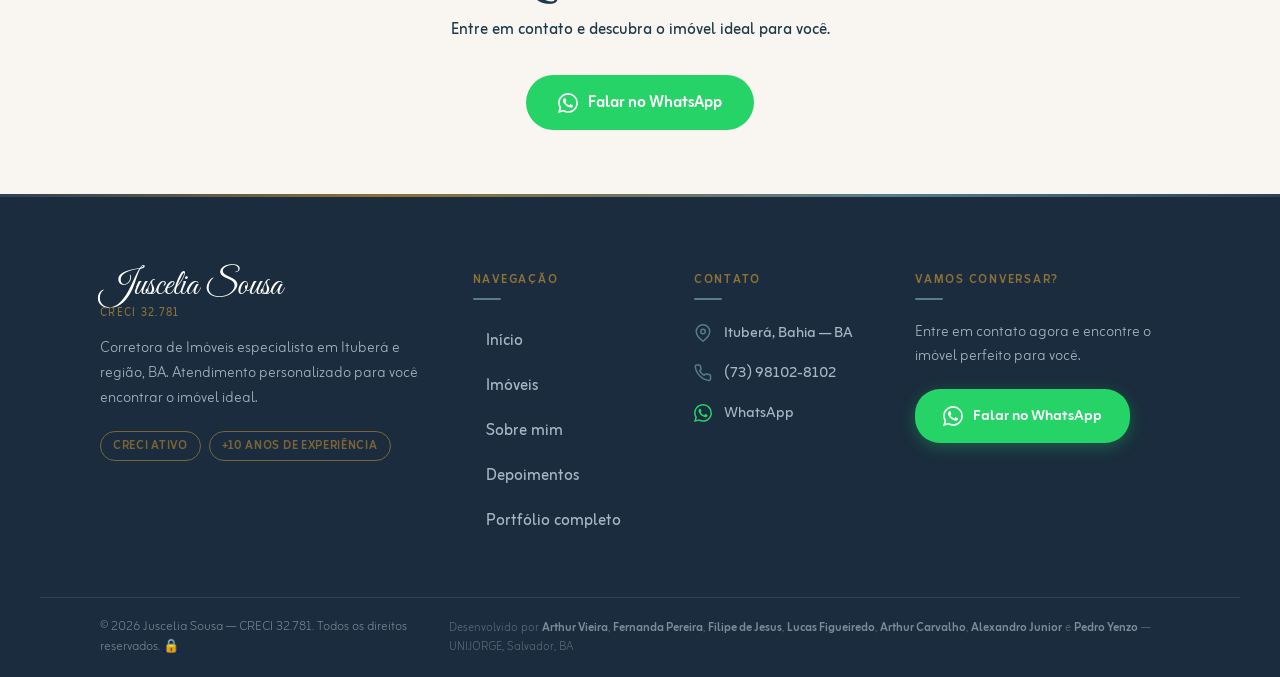
<file: depoimentos.html>
<!DOCTYPE html>
<html lang="pt-BR">
<head>
  <meta charset="UTF-8" />
  <meta name="viewport" content="width=device-width, initial-scale=1.0" />
  <meta name="description" content="Depoimentos de clientes de Juscelia Sousa — Corretora de Imóveis CRECI 32.781 em Ituberá, BA." />
  <title>Depoimentos | Juscelia Sousa — Corretora de Imóveis</title>

  <link rel="preconnect" href="https://fonts.googleapis.com" />
  <link rel="preconnect" href="https://fonts.gstatic.com" crossorigin />
  <link href="https://fonts.googleapis.com/css2?family=Great+Vibes&family=Zain:ital,wght@0,200;0,300;0,400;0,700;0,800;0,900;1,300;1,400&display=swap" rel="stylesheet" />

  <link rel="stylesheet" href="assets/css/style.css" />
  <link rel="stylesheet" href="assets/css/footer.css" />
  <link rel="stylesheet" href="assets/css/depoimentos.css" />

</head>
<body>

  <!-- ============================================================
       CABEÇALHO 
  ============================================================ -->
  <header class="header" id="cabecalho" role="banner">
    <a href="index.html" class="header__brand" aria-label="Juscelia Sousa - Página inicial">
      <span class="header__name">Juscelia Sousa</span>
      <span class="header__creci">CRECI 32.781</span>
    </a>

    <nav class="header__nav" aria-label="Navegação principal">
      <ul class="nav__list" role="list">
        <li><a href="index.html#inicio"  class="nav__link">Início</a></li>
        <li><a href="index.html#imoveis" class="nav__link">Imóveis</a></li>
        <li><a href="index.html#sobre"   class="nav__link">Sobre</a></li>
        <li><a href="depoimentos.html"   class="nav__link active" aria-current="page">Depoimentos</a></li>
        <li>
          <a href="https://wa.me/5573981028102?text=Ol%C3%A1%2C+Juscelia!+Vim+pelo+seu+site+e+gostaria+de+mais+informa%C3%A7%C3%B5es+sobre+im%C3%B3veis."
            class="btn--whatsapp-nav" target="_blank" rel="noopener noreferrer"
            aria-label="Fale com Juscelia Sousa pelo WhatsApp">
            <svg xmlns="http://www.w3.org/2000/svg" viewBox="0 0 24 24" fill="currentColor" aria-hidden="true">
              <path d="M17.472 14.382c-.297-.149-1.758-.867-2.03-.967-.273-.099-.471-.148-.67.15-.197.297-.767.966-.94 1.164-.173.199-.347.223-.644.075-.297-.15-1.255-.463-2.39-1.475-.883-.788-1.48-1.761-1.653-2.059-.173-.297-.018-.458.13-.606.134-.133.298-.347.446-.52.149-.174.198-.298.298-.497.099-.198.05-.371-.025-.52-.075-.149-.669-1.612-.916-2.207-.242-.579-.487-.5-.669-.51-.173-.008-.371-.01-.57-.01-.198 0-.52.074-.792.372-.272.297-1.04 1.016-1.04 2.479 0 1.462 1.065 2.875 1.213 3.074.149.198 2.096 3.2 5.077 4.487.709.306 1.262.489 1.694.625.712.227 1.36.195 1.871.118.571-.085 1.758-.719 2.006-1.413.248-.694.248-1.289.173-1.413-.074-.124-.272-.198-.57-.347m-5.421 7.403h-.004a9.87 9.87 0 01-5.031-1.378l-.361-.214-3.741.982.998-3.648-.235-.374a9.86 9.86 0 01-1.51-5.26c.001-5.45 4.436-9.884 9.888-9.884 2.64 0 5.122 1.03 6.988 2.898a9.825 9.825 0 012.893 6.994c-.003 5.45-4.437 9.884-9.885 9.884m8.413-18.297A11.815 11.815 0 0012.05 0C5.495 0 .16 5.335.157 11.892c0 2.096.547 4.142 1.588 5.945L.057 24l6.305-1.654a11.882 11.882 0 005.683 1.448h.005c6.554 0 11.89-5.335 11.893-11.893a11.821 11.821 0 00-3.48-8.413z"/>
            </svg>
            WhatsApp
          </a>
        </li>
      </ul>
    </nav>

    <button class="header__hamburger" id="btn-hamburger"
      aria-label="Abrir menu" aria-expanded="false" aria-controls="menu-mobile">
      <span class="hamburger__line"></span>
      <span class="hamburger__line"></span>
      <span class="hamburger__line"></span>
    </button>
  </header>

  <!-- ==========================================================================
        MENU MOBILE 
  ===============================================================================-->
  <nav class="mobile-menu" id="menu-mobile" aria-label="Menu mobile" aria-hidden="true">
    <div class="mobile-menu__inner">
      <a href="index.html#inicio"  class="mobile-menu__link" data-link-mobile>Início</a>
      <a href="index.html#imoveis" class="mobile-menu__link" data-link-mobile>Imóveis</a>
      <a href="index.html#sobre"   class="mobile-menu__link" data-link-mobile>Sobre</a>
      <a href="depoimentos.html"   class="mobile-menu__link active" data-link-mobile>Depoimentos</a>
      <a href="https://wa.me/5573981028102?text=Ol%C3%A1%2C+Juscelia!+Vim+pelo+seu+site+e+gostaria+de+mais+informa%C3%A7%C3%B5es+sobre+im%C3%B3veis."
        class="mobile-menu__whatsapp" target="_blank" rel="noopener noreferrer" data-link-mobile>
        <svg xmlns="http://www.w3.org/2000/svg" viewBox="0 0 24 24" fill="currentColor" aria-hidden="true">
          <path d="M17.472 14.382c-.297-.149-1.758-.867-2.03-.967-.273-.099-.471-.148-.67.15-.197.297-.767.966-.94 1.164-.173.199-.347.223-.644.075-.297-.15-1.255-.463-2.39-1.475-.883-.788-1.48-1.761-1.653-2.059-.173-.297-.018-.458.13-.606.134-.133.298-.347.446-.52.149-.174.198-.298.298-.497.099-.198.05-.371-.025-.52-.075-.149-.669-1.612-.916-2.207-.242-.579-.487-.5-.669-.51-.173-.008-.371-.01-.57-.01-.198 0-.52.074-.792.372-.272.297-1.04 1.016-1.04 2.479 0 1.462 1.065 2.875 1.213 3.074.149.198 2.096 3.2 5.077 4.487.709.306 1.262.489 1.694.625.712.227 1.36.195 1.871.118.571-.085 1.758-.719 2.006-1.413.248-.694.248-1.289.173-1.413-.074-.124-.272-.198-.57-.347m-5.421 7.403h-.004a9.87 9.87 0 01-5.031-1.378l-.361-.214-3.741.982.998-3.648-.235-.374a9.86 9.86 0 01-1.51-5.26c.001-5.45 4.436-9.884 9.888-9.884 2.64 0 5.122 1.03 6.988 2.898a9.825 9.825 0 012.893 6.994c-.003 5.45-4.437 9.884-9.885 9.884m8.413-18.297A11.815 11.815 0 0012.05 0C5.495 0 .16 5.335.157 11.892c0 2.096.547 4.142 1.588 5.945L.057 24l6.305-1.654a11.882 11.882 0 005.683 1.448h.005c6.554 0 11.89-5.335 11.893-11.893a11.821 11.821 0 00-3.48-8.413z"/>
        </svg>
        Fale no WhatsApp
      </a>
    </div>
  </nav>


  <!-- ============================================================
       HERO DA PÁGINA
  ============================================================ -->
  <section class="dep-hero" aria-label="Depoimentos de clientes">
    <span class="dep-hero__eyebrow">Histórias reais</span>
    <h1 class="dep-hero__titulo">O que dizem meus clientes</h1>
    <p class="dep-hero__subtitulo">Cada depoimento representa uma parceria construída com dedicação, transparência e muito carinho.</p>
  </section>


  <!-- ============================================================
       ESTATÍSTICAS
  ============================================================ -->
  <div class="dep-stats" aria-label="Números de satisfação">
    <div class="dep-stat">
      <span class="dep-stat__num">+10</span>
      <span class="dep-stat__label">Anos de experiência</span>
    </div>
    <div class="dep-stat">
      <span class="dep-stat__num">100%</span>
      <span class="dep-stat__label">Satisfação</span>
    </div>
    <div class="dep-stat">
      <span class="dep-stat__num">★ 5.0</span>
      <span class="dep-stat__label">Avaliação média</span>
    </div>
  </div>



  <!-- ============================================================
       SEÇÃO DEPOIMENTOS
  ============================================================ -->
  <section class="secao-depoimentos" id="depoimentos" aria-labelledby="dep-titulo">

    <div class="depoimentos__grade">

      <article class="dep__card">
        <div class="dep__aspas" aria-hidden="true">"</div>
        <p class="dep__texto">Há mais de 15 anos confio à Jucélia a administração dos meus imóveis em Pratigi. Sempre atendida com profissionalismo, dedicação e transparência. Recomendo para quem busca uma profissional responsável e extremamente competente.</p>
        <footer class="dep__rodape">
          <div class="dep__avatar" aria-hidden="true">RA</div>
          <div class="dep__info">
            <div class="dep__estrelas" aria-label="5 estrelas">★★★★★</div>
            <strong class="dep__nome">Rosemary Assunção</strong>
            <span class="dep__local">Ituberá, BA</span>
          </div>
        </footer>
      </article>

      <article class="dep__card">
        <div class="dep__aspas" aria-hidden="true">"</div>
        <p class="dep__texto">Parceria de excelência! Jucélia é uma profissional extremamente competente, dedicada e cuidadosa. De fato uma profissional diferenciada. Super indico!</p>
        <footer class="dep__rodape">
          <div class="dep__avatar" aria-hidden="true">SB</div>
          <div class="dep__info">
            <div class="dep__estrelas" aria-label="5 estrelas">★★★★★</div>
            <strong class="dep__nome">Suzana Baiardi</strong>
            <span class="dep__local">Ituberá, BA</span>
          </div>
        </footer>
      </article>

      <article class="dep__card">
        <div class="dep__aspas" aria-hidden="true">"</div>
        <p class="dep__texto">Há mais de 4 anos em parceria para os aluguéis da minha Pousada. Fico tranquilo com o profissionalismo dela no atendimento aos hóspedes e na condução dos contratos.</p>
        <footer class="dep__rodape">
          <div class="dep__avatar" aria-hidden="true">CM</div>
          <div class="dep__info">
            <div class="dep__estrelas" aria-label="5 estrelas">★★★★★</div>
            <strong class="dep__nome">Crispim Mendes</strong>
            <span class="dep__local">Pousada Vila do Desejo, Pratigi, BA</span>
          </div>
        </footer>
      </article>

      <article class="dep__card">
        <div class="dep__aspas" aria-hidden="true">"</div>
        <p class="dep__texto">Experiência extraordinária na Fazenda Coqueirais! Jucélia é atenciosa em todos os detalhes, do atendimento pelo WhatsApp até a despedida. Lugar de paz, ótima comida e café da manhã espetacular!</p>
        <footer class="dep__rodape">
          <div class="dep__avatar" aria-hidden="true">WM</div>
          <div class="dep__info">
            <div class="dep__estrelas" aria-label="5 estrelas">★★★★★</div>
            <strong class="dep__nome">Wagner Moreira</strong>
            <span class="dep__local">Ituberá, BA</span>
          </div>
        </footer>
      </article>

      <article class="dep__card">
        <div class="dep__aspas" aria-hidden="true">"</div>
        <p class="dep__texto">Obrigada pelo profissionalismo e amor com que cuidou da nossa família. Cada detalhe foi pensado para tornar nosso descanso inesquecível. Que Deus abençoe esse trabalho ímpar!</p>
        <footer class="dep__rodape">
          <div class="dep__avatar" aria-hidden="true">IS</div>
          <div class="dep__info">
            <div class="dep__estrelas" aria-label="5 estrelas">★★★★★</div>
            <strong class="dep__nome">Ilma Silva</strong>
            <span class="dep__local">Fazenda Coqueirais, Ituberá, BA</span>
          </div>
        </footer>
      </article>

    </div>
  </section>

  <!-- ===========================================================
   CONVOCAÇÃO 
   ============================================================-->
  
   <section class="dep-cta" aria-label="Fale com Juscelia">
  <h2 class="dep-cta__titulo">Quer ser o próximo?</h2>
  <p class="dep-cta__texto">Entre em contato e descubra o imóvel ideal para você.</p>
  <a href="https://wa.me/5573981028102?text=Ol%C3%A1%2C+Juscelia!+Vim+pela+p%C3%A1gina+de+depoimentos+e+gostaria+de+mais+informa%C3%A7%C3%B5es."
    class="dep-cta__btn" target="_blank" rel="noopener noreferrer">
    <svg xmlns="http://www.w3.org/2000/svg" viewBox="0 0 24 24" fill="currentColor" style="width:20px;height:20px" aria-hidden="true">
      <path d="M17.472 14.382c-.297-.149-1.758-.867-2.03-.967-.273-.099-.471-.148-.67.15-.197.297-.767.966-.94 1.164-.173.199-.347.223-.644.075-.297-.15-1.255-.463-2.39-1.475-.883-.788-1.48-1.761-1.653-2.059-.173-.297-.018-.458.13-.606.134-.133.298-.347.446-.52.149-.174.198-.298.298-.497.099-.198.05-.371-.025-.52-.075-.149-.669-1.612-.916-2.207-.242-.579-.487-.5-.669-.51-.173-.008-.371-.01-.57-.01-.198 0-.52.074-.792.372-.272.297-1.04 1.016-1.04 2.479 0 1.462 1.065 2.875 1.213 3.074.149.198 2.096 3.2 5.077 4.487.709.306 1.262.489 1.694.625.712.227 1.36.195 1.871.118.571-.085 1.758-.719 2.006-1.413.248-.694.248-1.289.173-1.413-.074-.124-.272-.198-.57-.347m-5.421 7.403h-.004a9.87 9.87 0 01-5.031-1.378l-.361-.214-3.741.982.998-3.648-.235-.374a9.86 9.86 0 01-1.51-5.26c.001-5.45 4.436-9.884 9.888-9.884 2.64 0 5.122 1.03 6.988 2.898a9.825 9.825 0 012.893 6.994c-.003 5.45-4.437 9.884-9.885 9.884m8.413-18.297A11.815 11.815 0 0012.05 0C5.495 0 .16 5.335.157 11.892c0 2.096.547 4.142 1.588 5.945L.057 24l6.305-1.654a11.882 11.882 0 005.683 1.448h.005c6.554 0 11.89-5.335 11.893-11.893a11.821 11.821 0 00-3.48-8.413z"/>
    </svg>
    Falar no WhatsApp
  </a>
</section>

  <!-- ============================================================
       RODAPÉ
  ============================================================ -->
  <footer class="footer" id="rodape" role="contentinfo">
    <div class="footer__top-bar" aria-hidden="true"></div>
    <div class="footer__container">

      <div class="footer__col footer__col--marca">
        <a href="index.html" class="footer__logo" aria-label="Juscelia Sousa - Início">
          <span class="footer__logo-nome">Juscelia Sousa</span>
          <span class="footer__logo-creci">CRECI 32.781</span>
        </a>
        <p class="footer__descricao">Corretora de Imóveis especialista em Ituberá e região, BA. Atendimento personalizado para você encontrar o imóvel ideal.</p>
        <div class="footer__selos">
          <span class="footer__selo">CRECI Ativo</span>
          <span class="footer__selo">+10 anos de experiência</span>
        </div>
      </div>

      <div class="footer__col">
        <h3 class="footer__col-titulo">Navegação</h3>
        <ul class="footer__nav-list" role="list">
          <li><a href="index.html#inicio"   class="footer__nav-link">Início</a></li>
          <li><a href="index.html#imoveis"  class="footer__nav-link">Imóveis</a></li>
          <li><a href="index.html#sobre"    class="footer__nav-link">Sobre mim</a></li>
          <li><a href="depoimentos.html"    class="footer__nav-link">Depoimentos</a></li>
          <li><a href="imoveis.html"        class="footer__nav-link">Portfólio completo</a></li>
        </ul>
      </div>

      <div class="footer__col">
        <h3 class="footer__col-titulo">Contato</h3>
        <ul class="footer__contato-list" role="list">
          <li class="footer__contato-item">
            <svg xmlns="http://www.w3.org/2000/svg" viewBox="0 0 24 24" fill="none" stroke="currentColor" stroke-width="2" stroke-linecap="round" stroke-linejoin="round" aria-hidden="true"><path d="M21 10c0 6-9 13-9 13S3 16 3 10a9 9 0 0 1 18 0z"/><circle cx="12" cy="10" r="3"/></svg>
            <span>Ituberá, Bahia — BA</span>
          </li>
          <li class="footer__contato-item">
            <svg xmlns="http://www.w3.org/2000/svg" viewBox="0 0 24 24" fill="none" stroke="currentColor" stroke-width="2" stroke-linecap="round" stroke-linejoin="round" aria-hidden="true"><path d="M22 16.92v3a2 2 0 0 1-2.18 2 19.79 19.79 0 0 1-8.63-3.07A19.5 19.5 0 0 1 4.69 12a19.79 19.79 0 0 1-3-8.6A2 2 0 0 1 3.62 1.2h3a2 2 0 0 1 2 1.72c.13.96.36 1.9.7 2.81a2 2 0 0 1-.45 2.11l-1.27 1.27a16 16 0 0 0 6 6l1.27-1.27a2 2 0 0 1 2.11-.45c.9.34 1.85.57 2.81.7A2 2 0 0 1 22 16.92z"/></svg>
            <a href="tel:+5573981028102" class="footer__link-contato">(73) 98102-8102</a>
          </li>
          <li class="footer__contato-item">
            <svg xmlns="http://www.w3.org/2000/svg" viewBox="0 0 24 24" fill="currentColor" aria-hidden="true"><path d="M17.472 14.382c-.297-.149-1.758-.867-2.03-.967-.273-.099-.471-.148-.67.15-.197.297-.767.966-.94 1.164-.173.199-.347.223-.644.075-.297-.15-1.255-.463-2.39-1.475-.883-.788-1.48-1.761-1.653-2.059-.173-.297-.018-.458.13-.606.134-.133.298-.347.446-.52.149-.174.198-.298.298-.497.099-.198.05-.371-.025-.52-.075-.149-.669-1.612-.916-2.207-.242-.579-.487-.5-.669-.51-.173-.008-.371-.01-.57-.01-.198 0-.52.074-.792.372-.272.297-1.04 1.016-1.04 2.479 0 1.462 1.065 2.875 1.213 3.074.149.198 2.096 3.2 5.077 4.487.709.306 1.262.489 1.694.625.712.227 1.36.195 1.871.118.571-.085 1.758-.719 2.006-1.413.248-.694.248-1.289.173-1.413-.074-.124-.272-.198-.57-.347m-5.421 7.403h-.004a9.87 9.87 0 01-5.031-1.378l-.361-.214-3.741.982.998-3.648-.235-.374a9.86 9.86 0 01-1.51-5.26c.001-5.45 4.436-9.884 9.888-9.884 2.64 0 5.122 1.03 6.988 2.898a9.825 9.825 0 012.893 6.994c-.003 5.45-4.437 9.884-9.885 9.884m8.413-18.297A11.815 11.815 0 0012.05 0C5.495 0 .16 5.335.157 11.892c0 2.096.547 4.142 1.588 5.945L.057 24l6.305-1.654a11.882 11.882 0 005.683 1.448h.005c6.554 0 11.89-5.335 11.893-11.893a11.821 11.821 0 00-3.48-8.413z"/></svg>
            <a href="https://wa.me/5573981028102?text=Ol%C3%A1%2C+Juscelia!+Vim+pelo+seu+site+e+gostaria+de+mais+informa%C3%A7%C3%B5es."
              class="footer__link-contato" target="_blank" rel="noopener noreferrer">WhatsApp</a>
          </li>
        </ul>
      </div>

      <div class="footer__col footer__col--cta">
        <h3 class="footer__col-titulo">Vamos conversar?</h3>
        <p class="footer__cta-texto">Entre em contato agora e encontre o imóvel perfeito para você.</p>
        <a href="https://wa.me/5573981028102?text=Ol%C3%A1%2C+Juscelia!+Vim+pelo+seu+site+e+gostaria+de+mais+informa%C3%A7%C3%B5es."
          class="footer__btn-wpp" target="_blank" rel="noopener noreferrer">
          <svg xmlns="http://www.w3.org/2000/svg" viewBox="0 0 24 24" fill="currentColor" aria-hidden="true"><path d="M17.472 14.382c-.297-.149-1.758-.867-2.03-.967-.273-.099-.471-.148-.67.15-.197.297-.767.966-.94 1.164-.173.199-.347.223-.644.075-.297-.15-1.255-.463-2.39-1.475-.883-.788-1.48-1.761-1.653-2.059-.173-.297-.018-.458.13-.606.134-.133.298-.347.446-.52.149-.174.198-.298.298-.497.099-.198.05-.371-.025-.52-.075-.149-.669-1.612-.916-2.207-.242-.579-.487-.5-.669-.51-.173-.008-.371-.01-.57-.01-.198 0-.52.074-.792.372-.272.297-1.04 1.016-1.04 2.479 0 1.462 1.065 2.875 1.213 3.074.149.198 2.096 3.2 5.077 4.487.709.306 1.262.489 1.694.625.712.227 1.36.195 1.871.118.571-.085 1.758-.719 2.006-1.413.248-.694.248-1.289.173-1.413-.074-.124-.272-.198-.57-.347m-5.421 7.403h-.004a9.87 9.87 0 01-5.031-1.378l-.361-.214-3.741.982.998-3.648-.235-.374a9.86 9.86 0 01-1.51-5.26c.001-5.45 4.436-9.884 9.888-9.884 2.64 0 5.122 1.03 6.988 2.898a9.825 9.825 0 012.893 6.994c-.003 5.45-4.437 9.884-9.885 9.884m8.413-18.297A11.815 11.815 0 0012.05 0C5.495 0 .16 5.335.157 11.892c0 2.096.547 4.142 1.588 5.945L.057 24l6.305-1.654a11.882 11.882 0 005.683 1.448h.005c6.554 0 11.89-5.335 11.893-11.893a11.821 11.821 0 00-3.48-8.413z"/></svg>
          Falar no WhatsApp
        </a>
      </div>

    </div>

    <div class="footer__copyright">
      <p>
        &copy; <span id="footer-ano"></span> Juscelia Sousa — CRECI 32.781. Todos os direitos reservados.
        <a href="admin/index.html" target="_blank" class="footer__admin-link" aria-label="Painel Administrativo" title="Painel Administrativo">&#128274;</a>
      </p>
      <p class="footer__credito">
        Desenvolvido por <strong>Arthur Vieira</strong>, <strong>Fernanda Pereira</strong>,
        <strong>Filipe de Jesus</strong>, <strong>Lucas Figueiredo</strong>,
        <strong>Arthur Carvalho</strong>, <strong>Alexandro Junior</strong> e
        <strong>Pedro Yenzo</strong> &mdash; UNIJORGE, Salvador, BA
      </p>
    </div>
  </footer>

  <!-- Botão flutuante WhatsApp -->
  <a href="https://wa.me/5573981028102?text=Ol%C3%A1%2C+Juscelia!+Vim+pelo+seu+site+e+gostaria+de+mais+informa%C3%A7%C3%B5es."
    class="btn-wpp-flutuante" target="_blank" rel="noopener noreferrer"
    aria-label="Fale com Juscelia Sousa pelo WhatsApp" title="Fale no WhatsApp">
    <svg xmlns="http://www.w3.org/2000/svg" viewBox="0 0 24 24" fill="currentColor" aria-hidden="true">
      <path d="M17.472 14.382c-.297-.149-1.758-.867-2.03-.967-.273-.099-.471-.148-.67.15-.197.297-.767.966-.94 1.164-.173.199-.347.223-.644.075-.297-.15-1.255-.463-2.39-1.475-.883-.788-1.48-1.761-1.653-2.059-.173-.297-.018-.458.13-.606.134-.133.298-.347.446-.52.149-.174.198-.298.298-.497.099-.198.05-.371-.025-.52-.075-.149-.669-1.612-.916-2.207-.242-.579-.487-.5-.669-.51-.173-.008-.371-.01-.57-.01-.198 0-.52.074-.792.372-.272.297-1.04 1.016-1.04 2.479 0 1.462 1.065 2.875 1.213 3.074.149.198 2.096 3.2 5.077 4.487.709.306 1.262.489 1.694.625.712.227 1.36.195 1.871.118.571-.085 1.758-.719 2.006-1.413.248-.694.248-1.289.173-1.413-.074-.124-.272-.198-.57-.347m-5.421 7.403h-.004a9.87 9.87 0 01-5.031-1.378l-.361-.214-3.741.982.998-3.648-.235-.374a9.86 9.86 0 01-1.51-5.26c.001-5.45 4.436-9.884 9.888-9.884 2.64 0 5.122 1.03 6.988 2.898a9.825 9.825 0 012.893 6.994c-.003 5.45-4.437 9.884-9.885 9.884m8.413-18.297A11.815 11.815 0 0012.05 0C5.495 0 .16 5.335.157 11.892c0 2.096.547 4.142 1.588 5.945L.057 24l6.305-1.654a11.882 11.882 0 005.683 1.448h.005c6.554 0 11.89-5.335 11.893-11.893a11.821 11.821 0 00-3.48-8.413z"/>
    </svg>
  </a>

  <script src="assets/js/main.js" defer></script>
  <script>
    document.getElementById('footer-ano').textContent = new Date().getFullYear();
  </script>

  <!-- ===========================================================================
  JAVA SCRIPT - ANIMAÇÃO DOS CARDS 
  =============================================================================-->
  <script>
    const cards = document.querySelectorAll('.dep__card');
    const observer = new IntersectionObserver((entries) => {
      entries.forEach(entry => {
        if (entry.isIntersecting) {
          entry.target.style.animationPlayState = 'running';
          observer.unobserve(entry.target);
        }
      });
    }, { threshold: 0.15 });
    cards.forEach(card => {
      card.style.animationPlayState = 'paused';
      observer.observe(card);
    });
  </script>

</body>
</html>
</file>
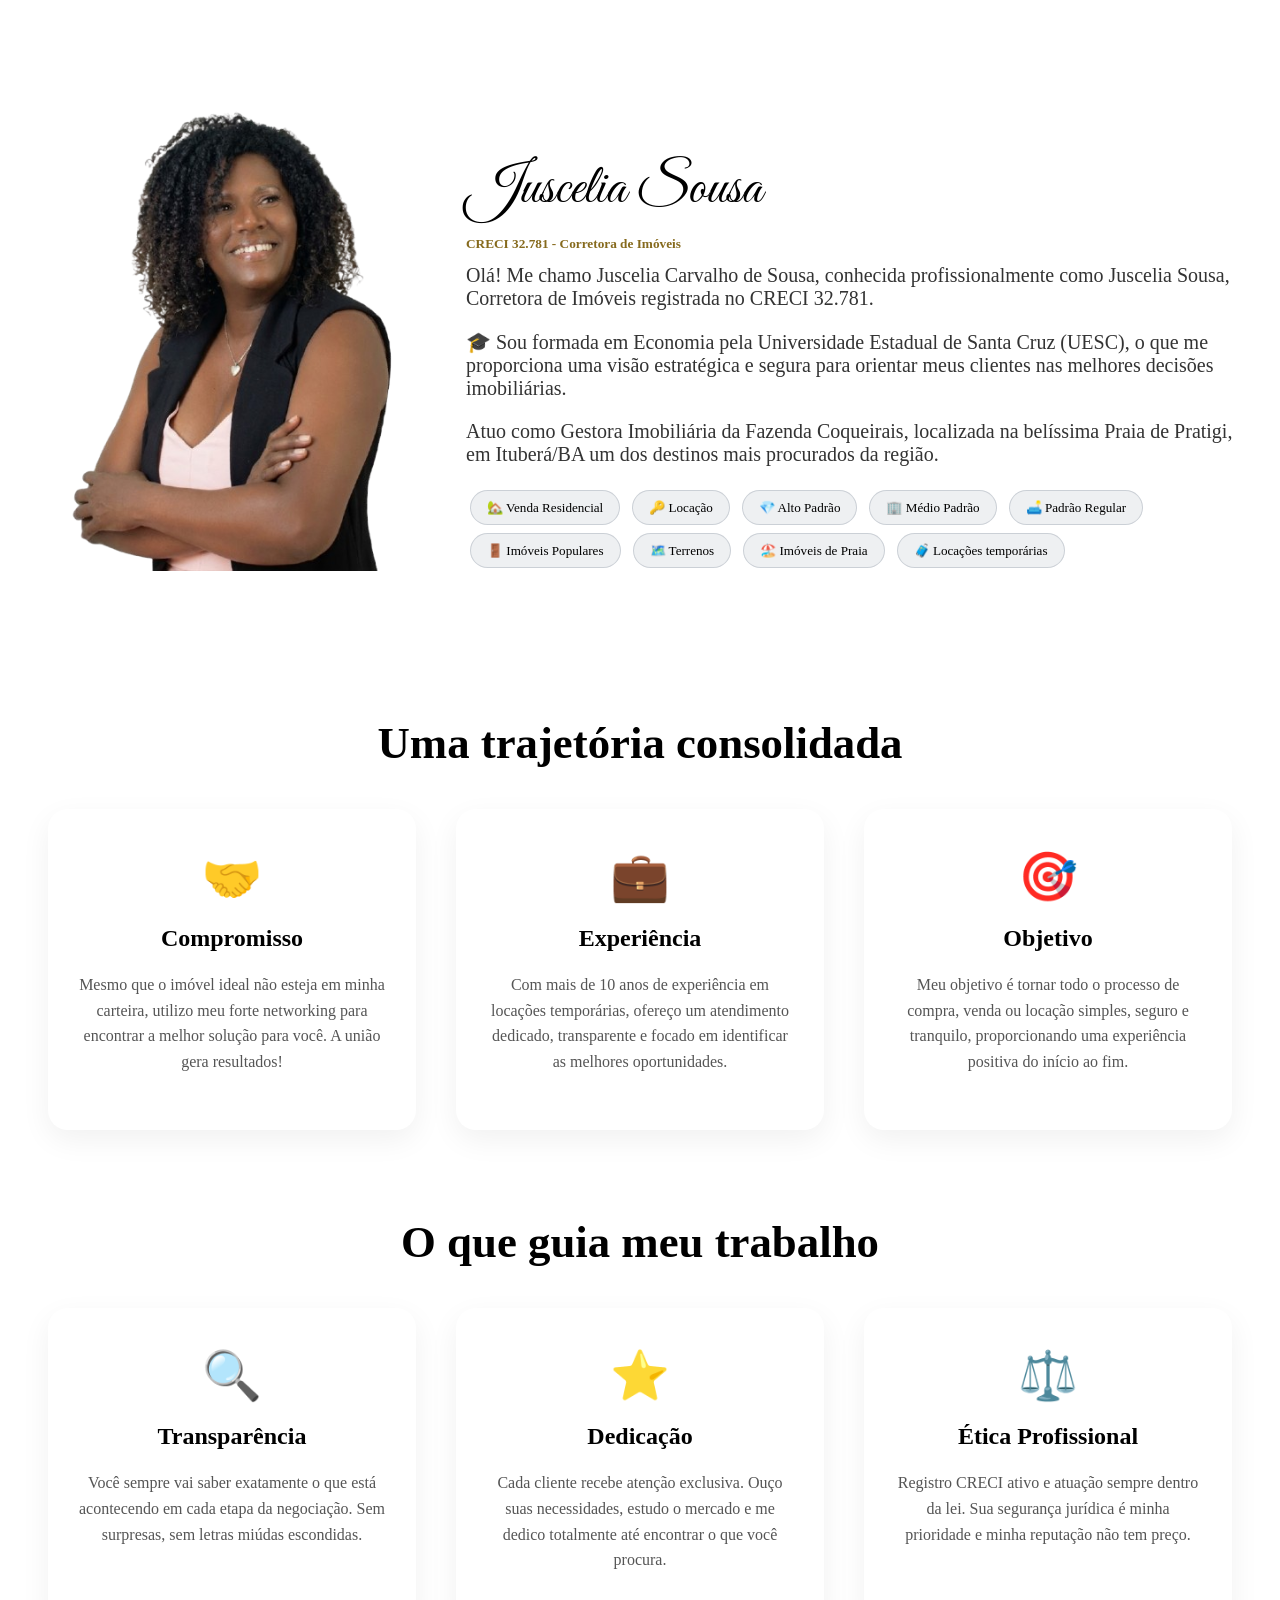
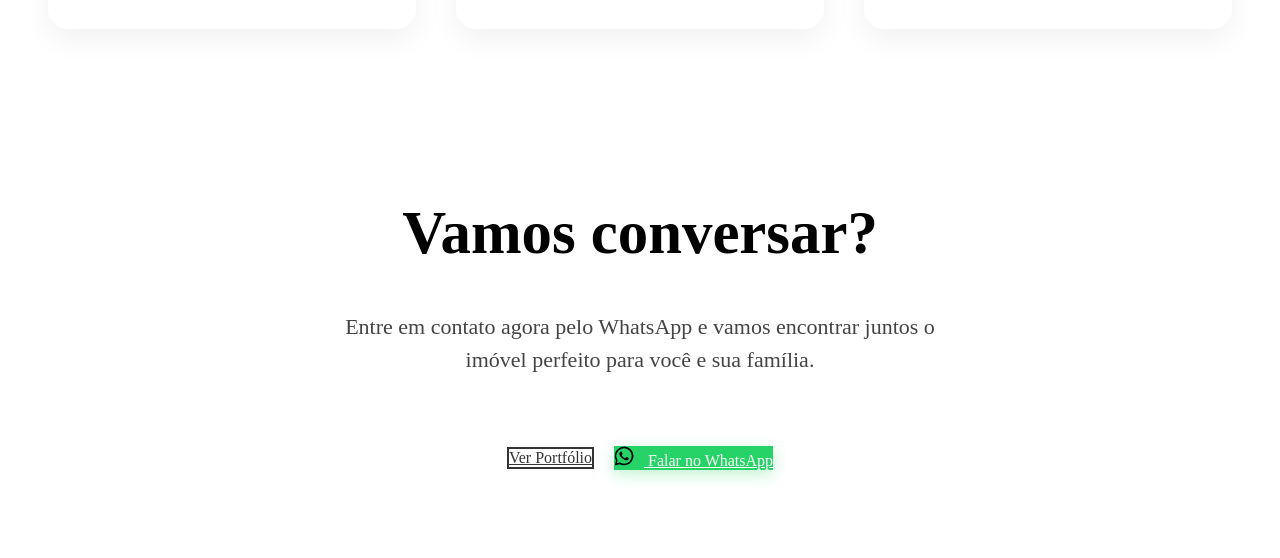
<file: sobremim.html>
<!DOCTYPE html>
<html lang="pt-BR">

<head>
    <meta charset="UTF-8">
    <meta name="viewport" content="width=device-width, initial-scale=1.0">
    <title>Sobre</title>
    <link rel="stylesheet" href="assets/css/sobremim.css">
    <link href="https://fonts.googleapis.com/css2?family=Great+Vibes&family=Zain:ital,wght@0,200;0,300;0,400;0,700;0,800;0,900;1,300;1,400&display=swap" rel="stylesheet">
</head>

<body>

    <!-- sobre mim -->
    <section class="color">
        <div id="sobre">

            <div class="foto">
                <img src="./assets/img/FotoSRJusceliaSemFundo.png" alt="foto juscelia">

            </div>

            <aside class="sobremim">
                <h1 class="great-vibes-regular">Juscelia Sousa</h1>
                <h5>CRECI 32.781 - Corretora de Imóveis</h5>

                <p>Olá! Me chamo Juscelia Carvalho de Sousa, conhecida profissionalmente como Juscelia Sousa, Corretora
                    de Imóveis registrada no CRECI 32.781.
                </p>

                <p>🎓 Sou formada em Economia pela Universidade Estadual de Santa Cruz (UESC), o que me proporciona uma
                    visão estratégica e segura para orientar meus clientes nas melhores decisões imobiliárias.
                </p>

                <p>
                    Atuo como Gestora Imobiliária da Fazenda Coqueirais, localizada na belíssima Praia de Pratigi, em
                    Ituberá/BA um dos destinos mais procurados da região.
                </p>

                <div class="sobre-especialidades" role="list" aria-label="Especialidades da corretora">
                    <span class="esp-tag" role="listitem">🏡 Venda Residencial</span>
                    <span class="esp-tag" role="listitem">🔑 Locação</span>
                    <span class="esp-tag" role="listitem">💎 Alto Padrão</span>
                    <span class="esp-tag" role="listitem">🏢 Médio Padrão</span>
                    <span class="esp-tag" role="listitem">🛋️ Padrão Regular</span>
                    <span class="esp-tag" role="listitem">🚪 Imóveis Populares</span>
                    <span class="esp-tag" role="listitem">🗺️ Terrenos</span>
                    <span class="esp-tag" role="listitem">🏖️ Imóveis de Praia</span>
                    <span class="esp-tag" role="listitem">🧳 Locações temporárias</span>
                </div>
            </aside>
        </div>

    </section>

    <!-- trajetoria -->

    <section class="secao-trajetoria">
        <div class="titulo-principal">
            <h1>Uma trajetória consolidada</h1>
            <div class="linha-decorativa"></div>
        </div>

        <div id="trajetoria">
            <div class="card-traj">
                <div class="icon">🤝</div>
                <h2>Compromisso</h2>
                <p>Mesmo que o imóvel ideal não esteja em minha carteira, utilizo meu forte networking para encontrar a
                    melhor solução para você. A união gera resultados!</p>
            </div>

            <div class="card-traj">
                <div class="icon">💼</div>
                <h2>Experiência</h2>
                <p>Com mais de 10 anos de experiência em locações temporárias, ofereço um atendimento dedicado,
                    transparente e focado em identificar as melhores oportunidades.</p>
            </div>

            <div class="card-traj">
                <div class="icon">🎯</div>
                <h2>Objetivo</h2>
                <p>Meu objetivo é tornar todo o processo de compra, venda ou locação simples, seguro e tranquilo,
                    proporcionando uma experiência positiva do início ao fim.</p>
            </div>
        </div>
    </section>

    <!-- missão -->
    <section>

        <div class="titulo-principal">
            <h1>O que guia meu trabalho</h1>
            <div class="linha-decorativa"></div>
        </div>
        <div class="color">
            <div id="missao">
                <div class="card-guia">
                    <div class="icon">🔍</div>
                    <h2>Transparência</h2>
                    <p>Você sempre vai saber exatamente o que está acontecendo em cada etapa da negociação. Sem
                        surpresas, sem letras miúdas escondidas.</p>
                </div>

                <div class="card-guia">
                    <div class="icon">⭐</div>
                    <h2>Dedicação</h2>
                    <p>Cada cliente recebe atenção exclusiva. Ouço suas necessidades, estudo o mercado e me dedico
                        totalmente até encontrar o que você procura.</p>
                </div>

                <div class="card-guia">
                    <div class="icon">⚖️</div>
                    <h2>Ética Profissional</h2>
                    <p>Registro CRECI ativo e atuação sempre dentro da lei. Sua segurança jurídica é minha prioridade e
                        minha reputação não tem preço.</p>
                </div>
            </div>

        </div>

    </section>
    <div id="convocacao">

        <div>
            <div class="titulo-principal">
                <h1>Vamos conversar?</h1>
            </div>
            <div>
                <p>Entre em contato agora pelo WhatsApp e vamos encontrar juntos o imóvel perfeito para você e sua
                    família.</p>
            </div>
        </div>
        <div class="container-ctas">
            <a href="imoveis.html" class="btn btn-portfolio" id="cta-ver-imoveis">Ver Portfólio</a>

            <a
                href="https://wa.me/5573981028102?text=Ol%C3%A1%2C+Juscelia!+Vim+pelo+seu+site+e+gostaria+de+mais+informa%C3%A7%C3%B5es."
                class="btn btn-wpp"
                id="sobre-cta-wpp"
                target="_blank"
                rel="noopener noreferrer"
                aria-label="Fale com Juscelia Sousa pelo WhatsApp"
            >
                <img src="assets/img/whatsapp-svgrepo-com.svg" alt="whatsapp icon" class="wpp-icon">
                Falar no WhatsApp
            </a>
        </div>
    </div>

    <section>

    </section>

</body>

</html>
</file>
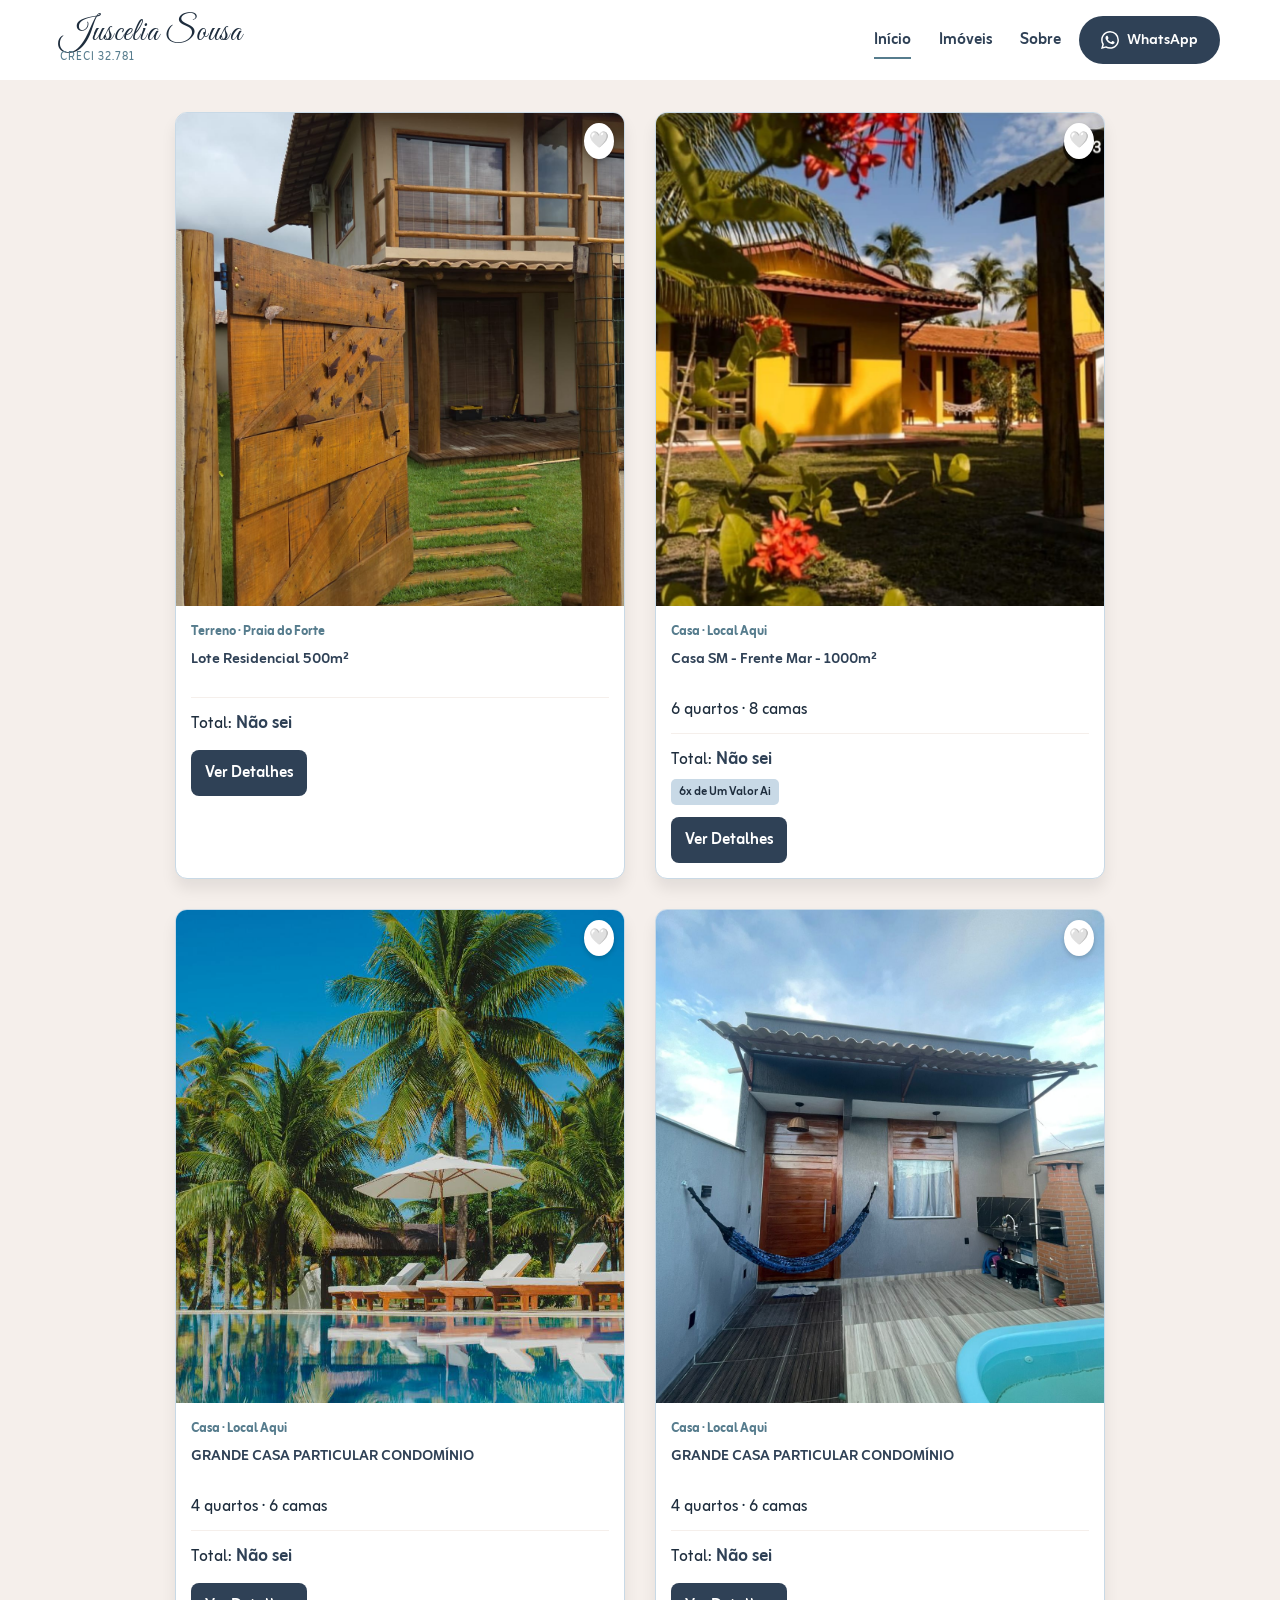
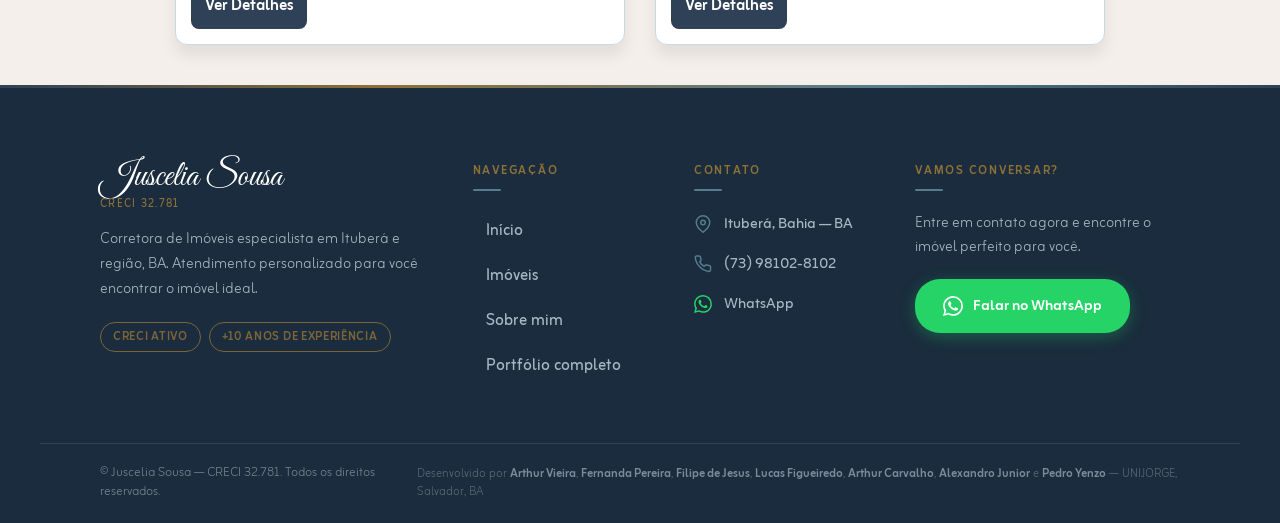
<file: SiteCorretora [Detalhes de Imovel]/imoveis.html>
<!DOCTYPE html>
<html lang="pt-br">
<head>
    <meta charset="UTF-8">
    <meta name="viewport" content="width=device-width, initial-scale=1.0">
    <title>Catálogo de Casas - Bahia</title>
    <link rel="stylesheet" href="assets/css/imoveis.css"/>
    <link rel="stylesheet" href="assets/css/footer.css" />
    <link rel="preconnect" href="https://fonts.googleapis.com" />
  <link rel="preconnect" href="https://fonts.gstatic.com" crossorigin />
</head>
<body>
    <header class="header" id="cabecalho" role="banner">
<link href="https://fonts.googleapis.com/css2?family=Great+Vibes&family=Zain:ital,wght@0,200;0,300;0,400;0,700;0,800;0,900;1,300;1,400&display=swap" rel="stylesheet" />

    <a href="#" class="header__brand" aria-label="Juscelia Sousa - Página inicial">
      <span class="header__name" style="font-family: 'Great Vibes', cursive; font-size: 32px; font-weight: normal; color: #1E2D3D; letter-spacing: 1px;">Juscelia Sousa</span>
      <span class="header__creci">CRECI 32.781</span>
    </a>

    <!-- Navegação desktop -->
    <nav class="header__nav" aria-label="Navegação principal">
      <ul class="nav__list" role="list">
        <li>
          <a href="#" class="nav__link active" aria-current="page">Início</a>
        </li>
        <li>
          <a href="#imoveis" class="nav__link">Imóveis</a>
        </li>
        <li>
          <a href="#sobre" class="nav__link">Sobre</a>
        </li>
        <li>
          <!-- Botão WhatsApp — mensagem: contato geral pelo site -->
          <a
            href="https://wa.me/5573981028102?text=Ol%C3%A1%2C+Juscelia!+Vim+pelo+seu+site+e+gostaria+de+mais+informa%C3%A7%C3%B5es+sobre+im%C3%B3veis."
            class="btn--whatsapp-nav"
            target="_blank"
            rel="noopener noreferrer"
            aria-label="Fale com Juscelia Sousa pelo WhatsApp"
          >
            <!-- Ícone SVG do WhatsApp -->
            <svg xmlns="http://www.w3.org/2000/svg" viewBox="0 0 24 24" fill="currentColor" aria-hidden="true" focusable="false">
              <path d="M17.472 14.382c-.297-.149-1.758-.867-2.03-.967-.273-.099-.471-.148-.67.15-.197.297-.767.966-.94 1.164-.173.199-.347.223-.644.075-.297-.15-1.255-.463-2.39-1.475-.883-.788-1.48-1.761-1.653-2.059-.173-.297-.018-.458.13-.606.134-.133.298-.347.446-.52.149-.174.198-.298.298-.497.099-.198.05-.371-.025-.52-.075-.149-.669-1.612-.916-2.207-.242-.579-.487-.5-.669-.51-.173-.008-.371-.01-.57-.01-.198 0-.52.074-.792.372-.272.297-1.04 1.016-1.04 2.479 0 1.462 1.065 2.875 1.213 3.074.149.198 2.096 3.2 5.077 4.487.709.306 1.262.489 1.694.625.712.227 1.36.195 1.871.118.571-.085 1.758-.719 2.006-1.413.248-.694.248-1.289.173-1.413-.074-.124-.272-.198-.57-.347m-5.421 7.403h-.004a9.87 9.87 0 01-5.031-1.378l-.361-.214-3.741.982.998-3.648-.235-.374a9.86 9.86 0 01-1.51-5.26c.001-5.45 4.436-9.884 9.888-9.884 2.64 0 5.122 1.03 6.988 2.898a9.825 9.825 0 012.893 6.994c-.003 5.45-4.437 9.884-9.885 9.884m8.413-18.297A11.815 11.815 0 0012.05 0C5.495 0 .16 5.335.157 11.892c0 2.096.547 4.142 1.588 5.945L.057 24l6.305-1.654a11.882 11.882 0 005.683 1.448h.005c6.554 0 11.89-5.335 11.893-11.893a11.821 11.821 0 00-3.48-8.413z"/>
            </svg>
            WhatsApp
          </a>
        </li>
      </ul>
    </nav>

    <!-- Botão hambúrguer (mobile) -->
    <button
      class="header__hamburger"
      id="btn-hamburger"
      aria-label="Abrir menu"
      aria-expanded="false"
      aria-controls="menu-mobile"
    >
      <span class="hamburger__line"></span>
      <span class="hamburger__line"></span>
      <span class="hamburger__line"></span>
    </button>

  </header><!-- /cabeçalho -->

    <div class="filtros-container">
        <input type="text" id="inputBusca" placeholder="Pesquisar por nome..." onkeyup="filtrar()">
        <select id="filtroTipo" onchange="filtrar()">
            <option value="todos">Todos os tipos</option>
            <option value="casa">Casas</option>
            <option value="terreno">Terrenos</option>
        </select>
    </div>

    <section class="catalogo-container" id="catalogo">
        
        <div class="card-imovel" data-tipo="terreno" data-id="1">
            <div class="imagem-container">
                <div class="slideshow">
                    <img src="assets/img/Imovel 1/imovei 1.1.jpeg" class="active">
                    <img src="assets/img/Imovel 1/imovel 1.3.jpeg" class="active">
                    <img src="assets/img/Imovel 1/imovel 1.4.jpeg" class="active">
                    <img src="assets/img/Imovel 1/imovel 1.5.jpeg" class="active">
                    <img src="assets/img/Imovel 1/Imovel numero 1.jpeg" class="active">
                </div>
                <button class="nav-btn prev" onclick="changeSlide(this, -1)">&#10094;</button>
                <button class="nav-btn next" onclick="changeSlide(this, 1)">&#10095;</button>
                <span class="coracao-icon">🤍</span>
            </div>
            <div class="detalhes-imovel">
                <p class="tipo-local">Terreno · Praia do Forte</p>
                <p class="titulo-imovel">Lote Residencial 500m²</p>
                <div class="preco-container">
                    <p class="preco-total">Total: <strong>Não sei</strong></p>
                </div>
              <a class="btn-detalhes" href="detalhes-imovel.html?id=1" target="_blank" rel="noopener noreferrer">Ver Detalhes</a>
            </div>
        </div>

        <div class="card-imovel" data-tipo="casa" data-id="2">
            <div class="imagem-container">
                <div class="slideshow">
                    <img src="assets/img/Imovel 2/imovel 2.1.jpeg" class="active">
                    <img src="assets/img/Imovel 2/imovel 2.2.jpeg">
                    <img src="assets/img/Imovel 2/imovel 2.3.jpeg">
                    <img src="assets/img/Imovel 2/imovel 2.4.jpeg">
                </div>
                <button class="nav-btn prev" onclick="changeSlide(this, -1)">&#10094;</button>
                <button class="nav-btn next" onclick="changeSlide(this, 1)">&#10095;</button>
                <span class="coracao-icon">🤍</span>
            </div>
            <div class="detalhes-imovel">
                <p class="tipo-local">Casa · Local Aqui</p>
                <p class="titulo-imovel">Casa SM - Frente Mar - 1000m²</p>
                <p class="quartos-camas">6 quartos · 8 camas</p>
                <div class="preco-container">
                    <p class="preco-total">Total: <strong>Não sei</strong></p>
                    <p class="parcelamento">6x de Um Valor Ai</p>
                </div>
              <a class="btn-detalhes" href="detalhes-imovel.html?id=2" target="_blank" rel="noopener noreferrer">Ver Detalhes</a>
            </div>
        </div>

        <div class="card-imovel" data-tipo="casa" data-id="3">
            <div class="imagem-container">
                <div class="slideshow">
                    <img src="assets/img/imovel 3/imovel 3.1.jpeg" class="active">
                    <img src="assets/img/imovel 3/imovel 3.2.jpeg">
                    <img src="assets/img/imovel 3/imovel 3.3.jpeg">
                    <img src="assets/img/imovel 3/imovel 3.4.jpeg">
                    <img src="assets/img/imovel 3/imovel 3.5.jpeg">
                    <img src="assets/img/imovel 3/imovel 3.6.jpeg">
                    <img src="assets/img/imovel 3/imovel 3.7.jpeg">
                </div>
                <button class="nav-btn prev" onclick="changeSlide(this, -1)">&#10094;</button>
                <button class="nav-btn next" onclick="changeSlide(this, 1)">&#10095;</button>
                <span class="coracao-icon">🤍</span>
            </div>
            <div class="detalhes-imovel">
                <p class="tipo-local">Casa · Local Aqui</p>
                <p class="titulo-imovel">GRANDE CASA PARTICULAR CONDOMÍNIO</p>
                <p class="quartos-camas">4 quartos · 6 camas</p>
                <div class="preco-container">
                    <p class="preco-total">Total: <strong>Não sei</strong></p>
                </div>
              <a class="btn-detalhes" href="detalhes-imovel.html?id=3" target="_blank" rel="noopener noreferrer">Ver Detalhes</a>
            </div>
        </div>

  <div class="card-imovel" data-tipo="casa" data-id="4">
            <div class="imagem-container">
                <div class="slideshow">
                    <img src="assets/img/Imovel 4/imovel 4.1.jpeg" class="active">
                    <img src="assets/img/Imovel 4/imovel 4.2.jpeg" class="active">
                    <img src="assets/img/Imovel 4/imovel 4.3.jpeg" class="active">
                    <img src="assets/img/Imovel 4/imovel 4.4.jpeg" class="active">
                    <img src="assets/img/Imovel 4/imovel 4.5.jpeg" class="active">
                    <img src="assets/img/Imovel 4/imovel 4.6.jpeg" class="active">
                    <img src="assets/img/Imovel 4/imovel 4.7.jpeg" class="active">
                    <img src="assets/img/Imovel 4/imovel 4.8.jpeg" class="active">
                </div>
                <button class="nav-btn prev" onclick="changeSlide(this, -1)">&#10094;</button>
                <button class="nav-btn next" onclick="changeSlide(this, 1)">&#10095;</button>
                <span class="coracao-icon">🤍</span>
            </div>
            <div class="detalhes-imovel">
                <p class="tipo-local">Casa · Local Aqui</p>
                <p class="titulo-imovel">GRANDE CASA PARTICULAR CONDOMÍNIO</p>
                <p class="quartos-camas">4 quartos · 6 camas</p>
                <div class="preco-container">
                    <p class="preco-total">Total: <strong>Não sei</strong></p>
                </div>
              <a class="btn-detalhes" href="detalhes-imovel.html?id=4" target="_blank" rel="noopener noreferrer">Ver Detalhes</a>
            </div>
        </div>
        

    </section>
    <script src="javascript.js"></script>
    <!--  
<div class="admin-container">
    <h3>Adicionar Novo Imóvel</h3>
    <input type="text" id="novoTitulo" placeholder="Nome do Imóvel (ex: Casa de Praia)">
    <input type="text" id="novoLocal" placeholder="Localização (ex: Salvador, Bahia)">
    <select id="novoTipo">
        <option value="casa">Casa</option>
        <option value="terreno">Terreno</option>
    </select>
    <input type="text" id="novaImgUrl" placeholder="URL da Imagem">
    <button onclick="adicionarImovel()">Adicionar ao Catálogo</button>
</div>
    -->
    <!-- ============================================================
       === RODAPÉ ================================================
       ============================================================ -->
  <footer class="footer" id="rodape" role="contentinfo">

    <!-- Linha superior decorativa -->
    <div class="footer__top-bar" aria-hidden="true"></div>

    <div class="footer__container">

      <!-- Coluna 1: Marca -->
      <div class="footer__col footer__col--marca">
        <a href="#" class="footer__logo" aria-label="Juscelia Sousa - Início">
          <span class="footer__logo-nome">Juscelia Sousa</span>
          <span class="footer__logo-creci">CRECI 32.781</span>
        </a>
        <p class="footer__descricao">
          Corretora de Imóveis especialista em Ituberá e região, BA.
          Atendimento personalizado para você encontrar o imóvel ideal.
        </p>
        <!-- Selos / Badges -->
        <div class="footer__selos">
          <span class="footer__selo">CRECI Ativo</span>
          <span class="footer__selo">+10 anos de experiência</span>
        </div>
      </div>

      <!-- Coluna 2: Navegação -->
      <div class="footer__col">
        <h3 class="footer__col-titulo">Navegação</h3>
        <ul class="footer__nav-list" role="list">
          <li><a href="#inicio"   class="footer__nav-link">Início</a></li>
          <li><a href="#imoveis" class="footer__nav-link">Imóveis</a></li>
          <li><a href="#sobre"   class="footer__nav-link">Sobre mim</a></li>
          <li><a href="imoveis.html" class="footer__nav-link">Portfólio completo</a></li>
        </ul>
      </div>

      <!-- Coluna 3: Contato -->
      <div class="footer__col">
        <h3 class="footer__col-titulo">Contato</h3>
        <ul class="footer__contato-list" role="list">
          <li class="footer__contato-item">
            <!-- Ícone localização -->
            <svg xmlns="http://www.w3.org/2000/svg" viewBox="0 0 24 24" fill="none" stroke="currentColor" stroke-width="2" stroke-linecap="round" stroke-linejoin="round" aria-hidden="true">
              <path d="M21 10c0 6-9 13-9 13S3 16 3 10a9 9 0 0 1 18 0z"/><circle cx="12" cy="10" r="3"/>
            </svg>
            <span>Ituberá, Bahia — BA</span>
          </li>
          <li class="footer__contato-item">
            <!-- Ícone telefone -->
            <svg xmlns="http://www.w3.org/2000/svg" viewBox="0 0 24 24" fill="none" stroke="currentColor" stroke-width="2" stroke-linecap="round" stroke-linejoin="round" aria-hidden="true">
              <path d="M22 16.92v3a2 2 0 0 1-2.18 2 19.79 19.79 0 0 1-8.63-3.07A19.5 19.5 0 0 1 4.69 12a19.79 19.79 0 0 1-3-8.6A2 2 0 0 1 3.62 1.2h3a2 2 0 0 1 2 1.72c.13.96.36 1.9.7 2.81a2 2 0 0 1-.45 2.11l-1.27 1.27a16 16 0 0 0 6 6l1.27-1.27a2 2 0 0 1 2.11-.45c.9.34 1.85.57 2.81.7A2 2 0 0 1 22 16.92z"/>
            </svg>
            <a href="tel:+5573981028102" class="footer__link-contato">(73) 98102-8102</a>
          </li>
          <li class="footer__contato-item">
            <!-- Ícone WhatsApp -->
            <svg xmlns="http://www.w3.org/2000/svg" viewBox="0 0 24 24" fill="currentColor" aria-hidden="true">
              <path d="M17.472 14.382c-.297-.149-1.758-.867-2.03-.967-.273-.099-.471-.148-.67.15-.197.297-.767.966-.94 1.164-.173.199-.347.223-.644.075-.297-.15-1.255-.463-2.39-1.475-.883-.788-1.48-1.761-1.653-2.059-.173-.297-.018-.458.13-.606.134-.133.298-.347.446-.52.149-.174.198-.298.298-.497.099-.198.05-.371-.025-.52-.075-.149-.669-1.612-.916-2.207-.242-.579-.487-.5-.669-.51-.173-.008-.371-.01-.57-.01-.198 0-.52.074-.792.372-.272.297-1.04 1.016-1.04 2.479 0 1.462 1.065 2.875 1.213 3.074.149.198 2.096 3.2 5.077 4.487.709.306 1.262.489 1.694.625.712.227 1.36.195 1.871.118.571-.085 1.758-.719 2.006-1.413.248-.694.248-1.289.173-1.413-.074-.124-.272-.198-.57-.347m-5.421 7.403h-.004a9.87 9.87 0 01-5.031-1.378l-.361-.214-3.741.982.998-3.648-.235-.374a9.86 9.86 0 01-1.51-5.26c.001-5.45 4.436-9.884 9.888-9.884 2.64 0 5.122 1.03 6.988 2.898a9.825 9.825 0 012.893 6.994c-.003 5.45-4.437 9.884-9.885 9.884m8.413-18.297A11.815 11.815 0 0012.05 0C5.495 0 .16 5.335.157 11.892c0 2.096.547 4.142 1.588 5.945L.057 24l6.305-1.654a11.882 11.882 0 005.683 1.448h.005c6.554 0 11.89-5.335 11.893-11.893a11.821 11.821 0 00-3.48-8.413z"/>
            </svg>
            <a
              href="https://wa.me/5573981028102?text=Ol%C3%A1%2C+Juscelia!+Vim+pelo+seu+site+e+gostaria+de+mais+informa%C3%A7%C3%B5es."
              class="footer__link-contato"
              target="_blank"
              rel="noopener noreferrer"
            >WhatsApp</a>
          </li>
        </ul>
      </div>

      <!-- Coluna 4: CTA final -->
      <div class="footer__col footer__col--cta">
        <h3 class="footer__col-titulo">Vamos conversar?</h3>
        <p class="footer__cta-texto">Entre em contato agora e encontre o imóvel perfeito para você.</p>
        <a
          href="https://wa.me/5573981028102?text=Ol%C3%A1%2C+Juscelia!+Vim+pelo+seu+site+e+gostaria+de+mais+informa%C3%A7%C3%B5es."
          class="footer__btn-wpp"
          target="_blank"
          rel="noopener noreferrer"
          aria-label="Fale com Juscelia Sousa pelo WhatsApp"
        >
          <svg xmlns="http://www.w3.org/2000/svg" viewBox="0 0 24 24" fill="currentColor" aria-hidden="true">
            <path d="M17.472 14.382c-.297-.149-1.758-.867-2.03-.967-.273-.099-.471-.148-.67.15-.197.297-.767.966-.94 1.164-.173.199-.347.223-.644.075-.297-.15-1.255-.463-2.39-1.475-.883-.788-1.48-1.761-1.653-2.059-.173-.297-.018-.458.13-.606.134-.133.298-.347.446-.52.149-.174.198-.298.298-.497.099-.198.05-.371-.025-.52-.075-.149-.669-1.612-.916-2.207-.242-.579-.487-.5-.669-.51-.173-.008-.371-.01-.57-.01-.198 0-.52.074-.792.372-.272.297-1.04 1.016-1.04 2.479 0 1.462 1.065 2.875 1.213 3.074.149.198 2.096 3.2 5.077 4.487.709.306 1.262.489 1.694.625.712.227 1.36.195 1.871.118.571-.085 1.758-.719 2.006-1.413.248-.694.248-1.289.173-1.413-.074-.124-.272-.198-.57-.347m-5.421 7.403h-.004a9.87 9.87 0 01-5.031-1.378l-.361-.214-3.741.982.998-3.648-.235-.374a9.86 9.86 0 01-1.51-5.26c.001-5.45 4.436-9.884 9.888-9.884 2.64 0 5.122 1.03 6.988 2.898a9.825 9.825 0 012.893 6.994c-.003 5.45-4.437 9.884-9.885 9.884m8.413-18.297A11.815 11.815 0 0012.05 0C5.495 0 .16 5.335.157 11.892c0 2.096.547 4.142 1.588 5.945L.057 24l6.305-1.654a11.882 11.882 0 005.683 1.448h.005c6.554 0 11.89-5.335 11.893-11.893a11.821 11.821 0 00-3.48-8.413z"/>
          </svg>
          Falar no WhatsApp
        </a>
      </div>

    </div><!-- /footer__container -->

    <!-- Barra de copyright -->
    <div class="footer__copyright">
      <p>
        &copy; <span id="footer-ano"></span> Juscelia Sousa — CRECI 32.781.
        Todos os direitos reservados.
      </p>
      <p class="footer__credito">
        Desenvolvido por
        <strong>Arthur Vieira</strong>,
        <strong>Fernanda Pereira</strong>,
        <strong>Filipe de Jesus</strong>,
        <strong>Lucas Figueiredo</strong>,
        <strong>Arthur Carvalho</strong>,
        <strong>Alexandro Junior</strong> e
        <strong>Pedro Yenzo</strong>
        &mdash; UNIJORGE, Salvador, BA
      </p>
    </div>

  </footer><!-- /rodape -->

</body>
</html>
</file>
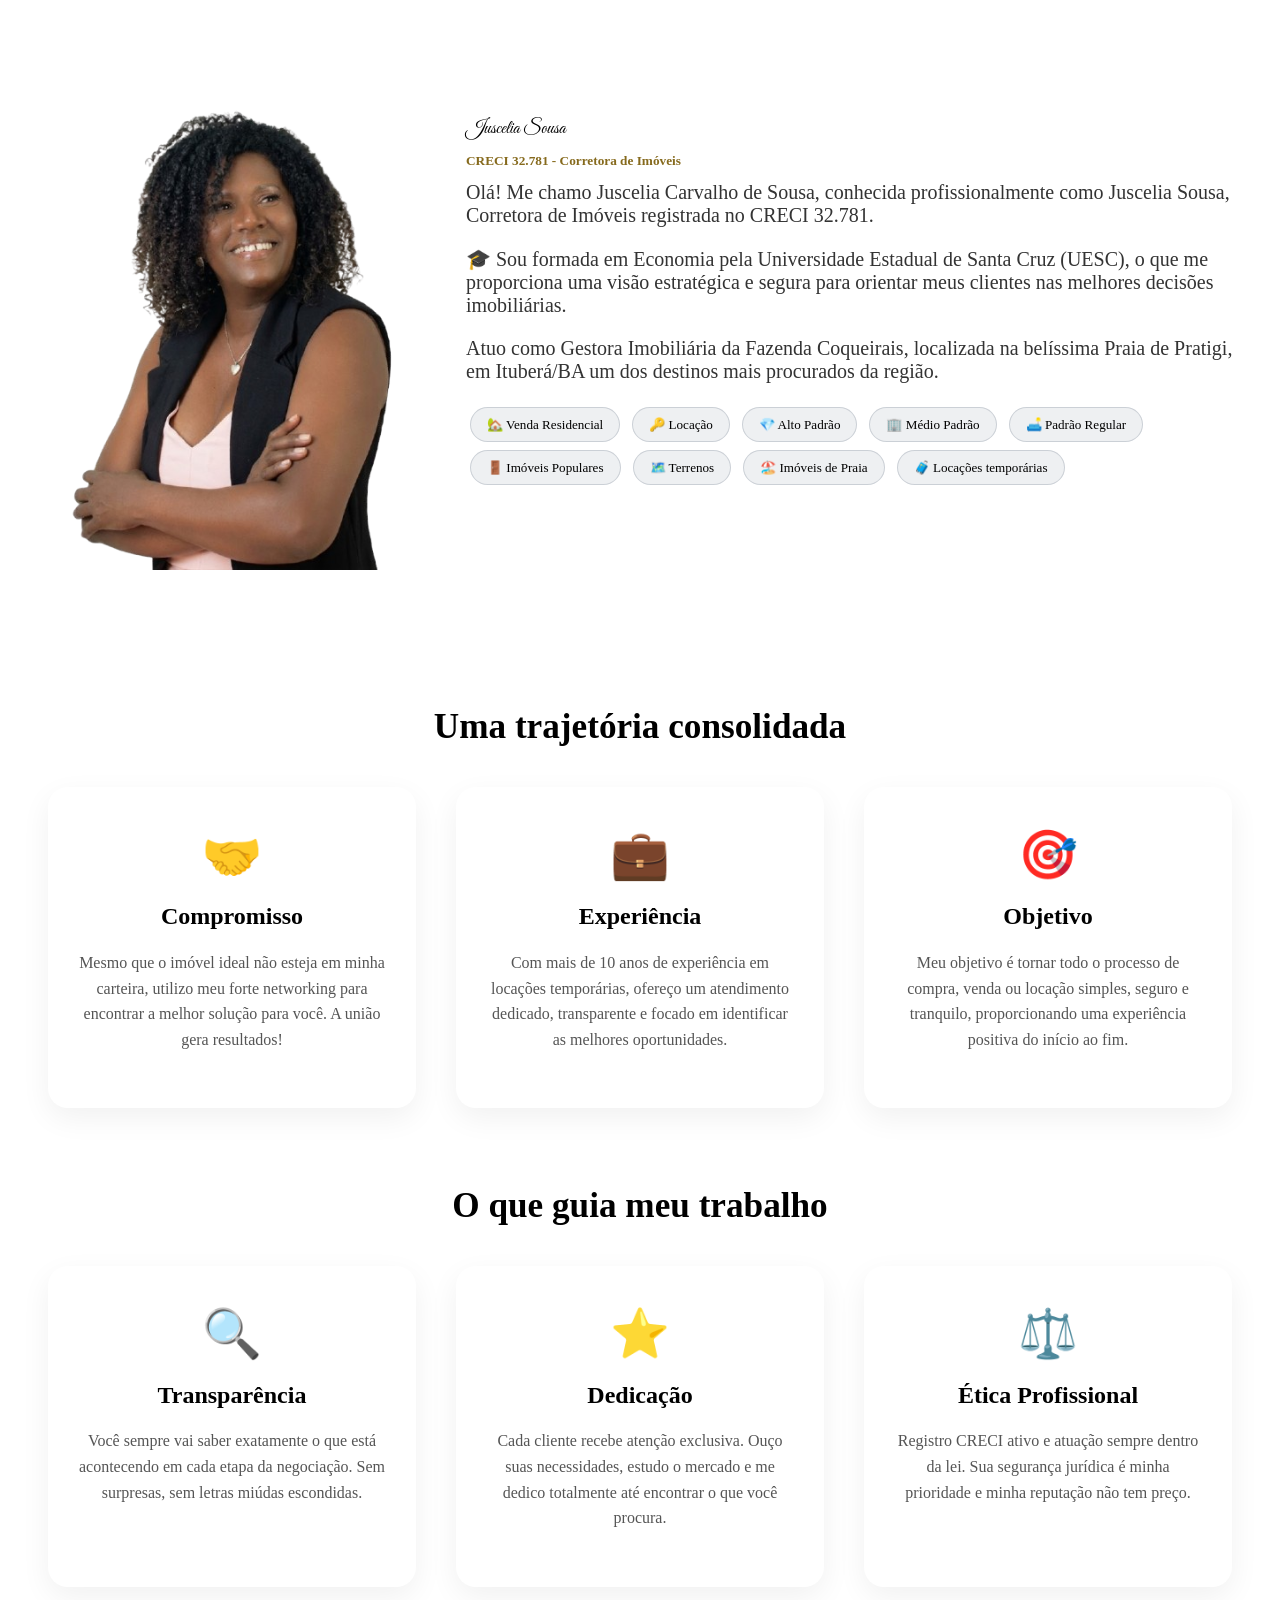
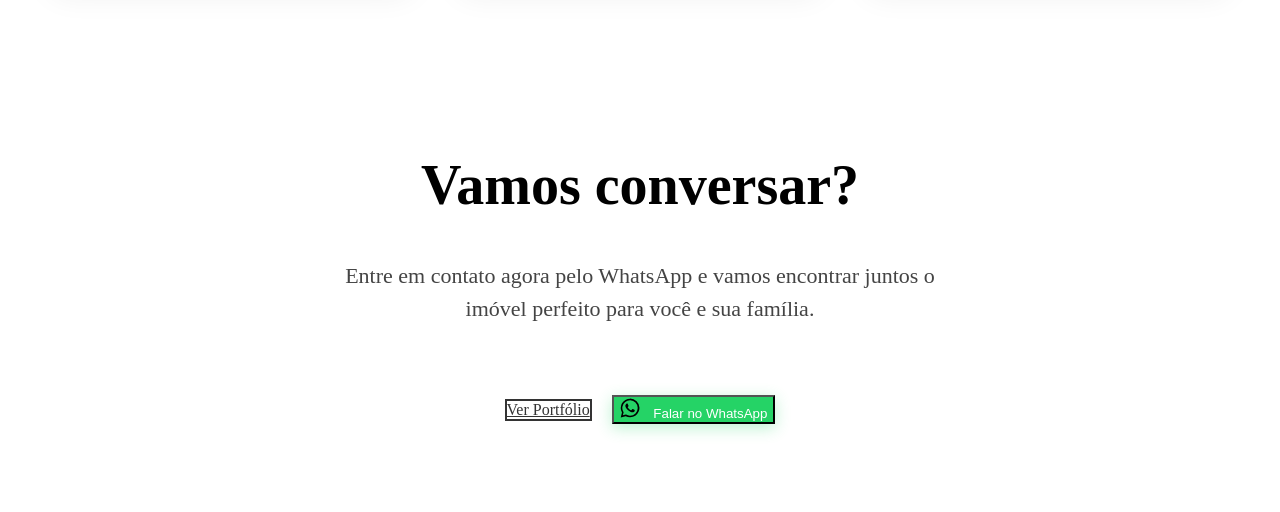
<file: SiteCorretora [Detalhes de Imovel]/sobremim.html>
<!DOCTYPE html>
<html lang="pt-br">

<head>
    <meta charset="UTF-8">
    <meta name="viewport" content="width=device-width, initial-scale=1.0">
    <title>Sobre</title>
    <link rel="stylesheet" href="assets/css/sobremim.css">
    <link rel="preconnect" href="https://fonts.googleapis.com">
    <link rel="preconnect" href="https://fonts.gstatic.com" crossorigin>
    <link href="https://fonts.googleapis.com/css2?family=Great+Vibes&display=swap" rel="stylesheet">
    <link rel="preconnect" href="https://fonts.googleapis.com">
    <link rel="preconnect" href="https://fonts.gstatic.com" crossorigin>
    <link
        href="https://fonts.googleapis.com/css2?family=Great+Vibes&family=Zain:ital,wght@0,200;0,300;0,400;0,700;0,800;0,900;1,300;1,400&display=swap"
        rel="stylesheet">
</head>

<body>

    <!-- sobre mim -->
    <section class="color">
        <div id="sobre">

            <div class="foto">
                <img src="./assets/img/FotoSRJusceliaSemFundo.png" alt="foto juscelia">

            </div>

            <aside class="sobremim">
                <h1 class="great-vibes-regular">Juscelia Sousa</h1>
                <h5>CRECI 32.781 - Corretora de Imóveis</h5>

                <p>Olá! Me chamo Juscelia Carvalho de Sousa, conhecida profissionalmente como Juscelia Sousa, Corretora
                    de Imóveis registrada no CRECI 32.781.
                </p>

                <p>🎓 Sou formada em Economia pela Universidade Estadual de Santa Cruz (UESC), o que me proporciona uma
                    visão estratégica e segura para orientar meus clientes nas melhores decisões imobiliárias.
                </p>

                <p>
                    Atuo como Gestora Imobiliária da Fazenda Coqueirais, localizada na belíssima Praia de Pratigi, em
                    Ituberá/BA um dos destinos mais procurados da região.
                </p>

                <div class="sobre-especialidades" role="list" aria-label="Especialidades da corretora">
                    <span class="esp-tag" role="listitem">🏡 Venda Residencial</span>
                    <span class="esp-tag" role="listitem">🔑 Locação</span>
                    <span class="esp-tag" role="listitem">💎 Alto Padrão</span>
                    <span class="esp-tag" role="listitem">🏢 Médio Padrão</span>
                    <span class="esp-tag" role="listitem">🛋️ Padrão Regular</span>
                    <span class="esp-tag" role="listitem">🚪 Imóveis Populares</span>
                    <span class="esp-tag" role="listitem">🗺️ Terrenos</span>
                    <span class="esp-tag" role="listitem">🏖️ Imóveis de Praia</span>
                    <span class="esp-tag" role="listitem">🧳 Locações temporárias</span>
                </div>
            </aside>
        </div>

    </section>

    <!-- trajetoria -->

    <section class="secao-trajetoria">
        <div class="titulo-principal">
            <h1>Uma trajetória consolidada</h1>
            <div class="linha-decorativa"></div>
        </div>

        <div id="trajetoria">
            <div class="card-traj">
                <div class="icon">🤝</div>
                <h2>Compromisso</h2>
                <p>Mesmo que o imóvel ideal não esteja em minha carteira, utilizo meu forte networking para encontrar a
                    melhor solução para você. A união gera resultados!</p>
            </div>

            <div class="card-traj">
                <div class="icon">💼</div>
                <h2>Experiência</h2>
                <p>Com mais de 10 anos de experiência em locações temporárias, ofereço um atendimento dedicado,
                    transparente e focado em identificar as melhores oportunidades.</p>
            </div>

            <div class="card-traj">
                <div class="icon">🎯</div>
                <h2>Objetivo</h2>
                <p>Meu objetivo é tornar todo o processo de compra, venda ou locação simples, seguro e tranquilo,
                    proporcionando uma experiência positiva do início ao fim.</p>
            </div>
        </div>
    </section>

    <!-- missão -->
    <section>

        <div class="titulo-principal">
            <h1>O que guia meu trabalho</h1>
            <div class="linha-decorativa"></div>
        </div>
        <div class="color">
            <div id="missao">
                <div class="card-guia">
                    <div class="icon">🔍</div>
                    <h2>Transparência</h2>
                    <p>Você sempre vai saber exatamente o que está acontecendo em cada etapa da negociação. Sem
                        surpresas, sem letras miúdas escondidas.</p>
                </div>

                <div class="card-guia">
                    <div class="icon">⭐</div>
                    <h2>Dedicação</h2>
                    <p>Cada cliente recebe atenção exclusiva. Ouço suas necessidades, estudo o mercado e me dedico
                        totalmente até encontrar o que você procura.</p>
                </div>

                <div class="card-guia">
                    <div class="icon">⚖️</div>
                    <h2>Ética Profissional</h2>
                    <p>Registro CRECI ativo e atuação sempre dentro da lei. Sua segurança jurídica é minha prioridade e
                        minha reputação não tem preço.</p>
                </div>
            </div>

        </div>

    </section>
    <div id="convocacao">

        <div>
            <div class="titulo-principal">
                <h1>Vamos conversar?</h1>
            </div>
            <div>
                <p>Entre em contato agora pelo WhatsApp e vamos encontrar juntos o imóvel perfeito para você e sua
                    família.</p>
            </div>
        </div>
        <div class="container-ctas">
            <a href="imoveis.html" class="btn btn-portfolio" id="cta-ver-imoveis">Ver Portfólio</a>

            <button class="btn btn-wpp" id="sobre-cta-wpp">
                <img src="assets/img/whatsapp-svgrepo-com.svg" alt="whatsapp icon" class="wpp-icon">
                Falar no WhatsApp
            </button>
        </div>
    </div>

    <section>

    </section>

</body>

</html>
</file>
<file: SiteCorretora [Detalhes de Imovel]/assets/css/style.css>
/* ============================================================
   === RESET E BASE ==========================================
   ============================================================ */
*, *::before, *::after {
  box-sizing: border-box;
  margin: 0;
  padding: 0;
}

html {
  scroll-behavior: smooth;
}

body {
  font-family: 'Zain', sans-serif;
  font-size: 16px;
  color: var(--cor-escuro);
  background-color: var(--cor-bege);
  overflow-x: hidden;
}

/* ============================================================
   === VARIÁVEIS CSS =========================================
   ============================================================ */
:root {
  --cor-navy:   #2F4156; /* cabeçalhos, CTAs, textos principais */
  --cor-teal:   #567C8D; /* elementos secundários, hover        */
  --cor-sky:    #C8D9E6; /* destaques suaves, tags              */
  --cor-bege:   #F5EFEB; /* fundos de seções                    */
  --cor-branco: #FFFFFF; /* fundos de cards e navbar            */
  --cor-escuro: #1E2D3D; /* corpo de texto                      */
  --cor-ouro:   #8C7038; /* CRECI e detalhes dourados           */

  --fonte-titulo: 'Great Vibes', cursive;
  --fonte-corpo:  'Zain', sans-serif;

  --altura-cabecalho: 72px;
  --transicao-base: all 0.3s ease;
}

/* ============================================================
   === CABEÇALHO =============================================
   ============================================================ */
.header {
  position: fixed;
  top: 0;
  left: 0;
  width: 100%;
  z-index: 1000;
  background-color: var(--cor-branco);
  padding: 12px 20px;
  display: flex;
  align-items: center;
  justify-content: space-between;
  transition: var(--transicao-base);
}

/* Estado ao rolar — adicionado via JS */
.header.scrolled {
  box-shadow: 0 2px 20px rgba(47, 65, 86, 0.12);
  padding: 8px 20px;
}

/* --- Marca / Logo ------------------------------------------ */
.header__brand {
  display: flex;
  flex-direction: column;
  line-height: 1.1;
  text-decoration: none;
}

.header__name {
  font-family: var(--fonte-titulo);
  font-size: 1.9rem;
  color: var(--cor-navy);
  line-height: 1;
}

.header__creci {
  font-family: var(--fonte-corpo);
  font-size: 0.7rem;
  font-weight: 400;
  color: var(--cor-teal);
  letter-spacing: 0.08em;
  text-transform: uppercase;
  margin-top: 2px;
}

/* --- Navegação desktop ------------------------------------- */
.header__nav {
  display: none; /* oculto no mobile */
}

.nav__list {
  list-style: none;
  display: flex;
  align-items: center;
  gap: 8px;
}

.nav__link {
  font-family: var(--fonte-corpo);
  font-size: 1rem;
  font-weight: 700;
  color: var(--cor-navy);
  text-decoration: none;
  padding: 6px 10px;
  position: relative;
  transition: color 0.25s ease;
}

/* Sublinhado animado */
.nav__link::after {
  content: '';
  position: absolute;
  bottom: 0;
  left: 10px;
  right: 10px;
  height: 2px;
  background-color: var(--cor-teal);
  transform: scaleX(0);
  transform-origin: left;
  transition: transform 0.3s ease;
}

.nav__link:hover::after,
.nav__link.active::after {
  transform: scaleX(1);
}

.nav__link:hover {
  color: var(--cor-teal);
}

/* Botão WhatsApp no cabeçalho */
.btn--whatsapp-nav {
  display: inline-flex;
  align-items: center;
  gap: 8px;
  font-family: var(--fonte-corpo);
  font-size: 0.95rem;
  font-weight: 700;
  color: var(--cor-branco);
  background-color: var(--cor-navy);
  border: none;
  border-radius: 25px;
  padding: 10px 22px;
  text-decoration: none;
  cursor: pointer;
  min-height: 48px;
  transition: background-color 0.3s ease, transform 0.2s ease;
  white-space: nowrap;
}

.btn--whatsapp-nav:hover {
  background-color: var(--cor-teal);
  transform: translateY(-1px);
}

.btn--whatsapp-nav svg {
  flex-shrink: 0;
  width: 18px;
  height: 18px;
}

/* --- Botão hambúrguer -------------------------------------- */
.header__hamburger {
  display: flex;
  flex-direction: column;
  justify-content: space-between;
  width: 28px;
  height: 20px;
  background: none;
  border: none;
  cursor: pointer;
  padding: 0;
  min-height: 48px;
  align-items: center;
  justify-content: center;
  gap: 5px;
}

.hamburger__line {
  display: block;
  width: 28px;
  height: 2.5px;
  background-color: var(--cor-navy);
  border-radius: 2px;
  transition: var(--transicao-base);
  transform-origin: center;
}

/* Animação hambúrguer → X */
.header__hamburger[aria-expanded="true"] .hamburger__line:nth-child(1) {
  transform: translateY(7.5px) rotate(45deg);
}
.header__hamburger[aria-expanded="true"] .hamburger__line:nth-child(2) {
  opacity: 0;
  transform: scaleX(0);
}
.header__hamburger[aria-expanded="true"] .hamburger__line:nth-child(3) {
  transform: translateY(-7.5px) rotate(-45deg);
}

/* --- Menu mobile ------------------------------------------- */
.mobile-menu {
  position: fixed;
  top: var(--altura-cabecalho);
  left: 0;
  width: 100%;
  background-color: var(--cor-branco);
  z-index: 999;
  overflow: hidden;
  max-height: 0;
  transition: max-height 0.4s cubic-bezier(0.4, 0, 0.2, 1),
              box-shadow 0.3s ease;
  box-shadow: none;
}

.mobile-menu.open {
  max-height: 400px;
  box-shadow: 0 8px 24px rgba(47, 65, 86, 0.15);
}

.mobile-menu__inner {
  padding: 12px 0 24px;
  display: flex;
  flex-direction: column;
  align-items: stretch;
  border-top: 1px solid var(--cor-sky);
}

.mobile-menu__link {
  font-family: var(--fonte-corpo);
  font-size: 1.1rem;
  font-weight: 700;
  color: var(--cor-navy);
  text-decoration: none;
  padding: 16px 24px;
  transition: background-color 0.2s ease, color 0.2s ease;
  border-bottom: 1px solid #f0eae6;
}

.mobile-menu__link:last-of-type {
  border-bottom: none;
}

.mobile-menu__link:hover,
.mobile-menu__link.active {
  background-color: #f7f3f0;
  color: var(--cor-teal);
}

.mobile-menu__whatsapp {
  display: inline-flex;
  align-items: center;
  justify-content: center;
  gap: 10px;
  font-family: var(--fonte-corpo);
  font-size: 1rem;
  font-weight: 700;
  color: var(--cor-branco);
  background-color: var(--cor-navy);
  border: none;
  border-radius: 25px;
  padding: 14px 32px;
  text-decoration: none;
  cursor: pointer;
  min-height: 48px;
  margin: 20px 24px 0;
  transition: background-color 0.3s ease;
}

.mobile-menu__whatsapp:hover {
  background-color: var(--cor-teal);
}

.mobile-menu__whatsapp svg {
  width: 20px;
  height: 20px;
  flex-shrink: 0;
}

/* ============================================================
   === SEÇÃO HERO ============================================
   ============================================================ */
.hero {
  position: relative;
  width: 100%;
  height: 100svh;
  min-height: 580px;
  display: flex;
  align-items: center;
  justify-content: center;
  overflow: hidden;
}

/* Imagem de fundo */
.hero__bg {
  position: absolute;
  inset: 0;
  background-image: url('../img/cidade.jpeg');
  background-size: cover;
  background-position: center;
  background-repeat: no-repeat;
  z-index: 0;
}

/* Sobreposição gradiente */
.hero__overlay {
  position: absolute;
  inset: 0;
  background: linear-gradient(
    to bottom,
    rgba(47, 65, 86, 0.65) 0%,
    rgba(47, 65, 86, 0.55) 60%,
    rgba(47, 65, 86, 0.70) 100%
  );
  z-index: 1;
}

/* Contêiner do conteúdo */
.hero__content {
  position: relative;
  z-index: 2;
  display: flex;
  flex-direction: column;
  align-items: center;
  text-align: center;
  padding: 0 24px;
  width: 100%;
  max-width: 780px;
  gap: 20px;
  animation: heroSubir 0.9s ease both;
  animation-delay: 0.15s;
}

/* Animação de entrada (fade + subida) */
@keyframes heroSubir {
  from {
    opacity: 0;
    transform: translateY(28px);
  }
  to {
    opacity: 1;
    transform: translateY(0);
  }
}

/* 1. Tag de localização */
.hero__tag {
  font-family: var(--fonte-corpo);
  font-size: 0.78rem;
  font-weight: 400;
  color: var(--cor-sky);
  letter-spacing: 0.15em;
  text-transform: uppercase;
  background-color: rgba(255, 255, 255, 0.08);
  border: 1px solid rgba(200, 217, 230, 0.35);
  padding: 6px 18px;
  border-radius: 100px;
  backdrop-filter: blur(4px);
}

/* 2. Título principal */
.hero__title {
  font-family: var(--fonte-titulo);
  font-size: clamp(2.8rem, 7vw, 5.5rem);
  color: var(--cor-branco);
  line-height: 1.15;
  margin: 0;
}

/* 3. Subtítulo */
.hero__subtitle {
  font-family: var(--fonte-corpo);
  font-size: clamp(1rem, 2.5vw, 1.2rem);
  font-weight: 400;
  color: var(--cor-bege);
  max-width: 600px;
  line-height: 1.6;
  opacity: 0.92;
}

/* 4. Grupo de botões */
.hero__actions {
  display: flex;
  flex-direction: column; /* empilhado no mobile */
  gap: 14px;
  width: 100%;
  margin-top: 4px;
}

/* Base compartilhada dos botões */
.btn {
  display: inline-flex;
  align-items: center;
  justify-content: center;
  font-family: var(--fonte-corpo);
  font-size: 1rem;
  font-weight: 700;
  border-radius: 25px;
  padding: 14px 32px;
  min-height: 48px;
  cursor: pointer;
  text-decoration: none;
  border: 2px solid transparent;
  transition: var(--transicao-base);
  letter-spacing: 0.03em;
  width: 100%; /* largura total no mobile */
}

/* Botão primário */
.btn--primary {
  background-color: var(--cor-teal);
  color: var(--cor-branco);
  border-color: var(--cor-teal);
}

.btn--primary:hover {
  background-color: #4a6b7c;
  border-color: #4a6b7c;
  transform: translateY(-2px);
  box-shadow: 0 8px 20px rgba(86, 124, 141, 0.4);
}

/* Botão contorno */
.btn--outline {
  background-color: transparent;
  color: var(--cor-branco);
  border-color: var(--cor-branco);
}

.btn--outline:hover {
  background-color: var(--cor-branco);
  color: var(--cor-navy);
  transform: translateY(-2px);
  box-shadow: 0 8px 20px rgba(255, 255, 255, 0.2);
}

/* 5. Indicador de rolagem */
.hero__scroll-hint {
  position: absolute;
  bottom: 28px;
  left: 50%;
  transform: translateX(-50%);
  z-index: 2;
  display: flex;
  flex-direction: column;
  align-items: center;
  gap: 4px;
  color: var(--cor-branco);
  opacity: 0.75;
  animation: saltar 2.2s ease-in-out infinite;
  text-decoration: none;
  cursor: default;
}

.hero__scroll-hint span {
  font-family: var(--fonte-corpo);
  font-size: 0.7rem;
  font-weight: 300;
  letter-spacing: 0.12em;
  text-transform: uppercase;
}

.hero__scroll-hint svg {
  width: 22px;
  height: 22px;
}

@keyframes saltar {
  0%, 100% { transform: translateX(-50%) translateY(0); }
  50%       { transform: translateX(-50%) translateY(9px); }
}

/* ============================================================
   === SEÇÃO SOBRE MIM =======================================
   ============================================================ */

/* Linha decorativa abaixo dos títulos */
.linha-decorativa {
  width: 60px;
  height: 3px;
  background-color: var(--cor-teal);
  margin: 0 auto;
  border-radius: 2px;
}

/* Seção trajetória */
.secao-trajetoria {
  background-color: var(--cor-bege);
  padding: 60px 30px;
}

/* ============================================================
   === BREAKPOINT TABLET — 768px =============================
   ============================================================ */
@media (min-width: 768px) {
  .header {
    padding: 14px 32px;
  }

  .header.scrolled {
    padding: 10px 32px;
  }

  .header__name {
    font-size: 2.1rem;
  }

  .hero__content {
    padding: 0 40px;
    gap: 24px;
  }

  .hero__actions {
    flex-direction: row; /* lado a lado no tablet */
    justify-content: center;
    width: auto;
  }

  .btn {
    width: auto;
    min-width: 190px;
  }
}

/* ============================================================
   === BREAKPOINT DESKTOP — 1024px ===========================
   ============================================================ */
@media (min-width: 1024px) {
  :root {
    --altura-cabecalho: 80px;
  }

  .header {
    padding: 16px 60px;
  }

  .header.scrolled {
    padding: 10px 60px;
  }

  /* Exibe a navegação desktop e oculta o hambúrguer */
  .header__nav {
    display: flex;
    align-items: center;
  }

  .header__hamburger {
    display: none;
  }

  /* Menu mobile nunca aparece no desktop */
  .mobile-menu {
    display: none;
  }

  .hero__content {
    padding: 0 60px;
    gap: 28px;
  }

  .hero__tag {
    font-size: 0.82rem;
  }
}

/* ============================================================
   === RESPONSIVO — SOBRE MIM ================================
   ============================================================ */
@media (max-width: 768px) {
  .sobre-inner {
    grid-template-columns: 1fr;
    padding: 40px 20px;
  }

  .sobre__foto img {
    max-width: 280px;
    margin: 0 auto;
  }

  .trajetoria-grid {
    grid-template-columns: 1fr;
  }

  .trajetoria-section {
    padding: 40px 20px;
  }
}

/* ============================================================
   === BOTÃO FLUTUANTE WHATSAPP ==============================
   ============================================================ */

/* Anel de pulso ao redor do botão */
@keyframes pulsarWpp {
  0%   { box-shadow: 0 0 0 0 rgba(37, 211, 102, 0.55); }
  70%  { box-shadow: 0 0 0 14px rgba(37, 211, 102, 0); }
  100% { box-shadow: 0 0 0 0 rgba(37, 211, 102, 0); }
}

.btn-wpp-flutuante {
  position: fixed;
  bottom: 28px;
  right: 28px;
  z-index: 9999;

  width: 60px;
  height: 60px;
  border-radius: 50%;

  background-color: #25D366; /* verde oficial do WhatsApp */
  color: #ffffff;

  display: flex;
  align-items: center;
  justify-content: center;

  box-shadow: 0 6px 20px rgba(37, 211, 102, 0.45);
  animation: pulsarWpp 2.4s ease-in-out infinite;

  transition: transform 0.25s ease, background-color 0.25s ease;
  text-decoration: none;
}

.btn-wpp-flutuante svg {
  width: 32px;
  height: 32px;
  flex-shrink: 0;
}

.btn-wpp-flutuante:hover {
  background-color: #1ebe5d;
  transform: scale(1.1);
  animation-play-state: paused; /* pausa o pulso no hover */
}

/* Menor em telas pequenas */
@media (max-width: 480px) {
  .btn-wpp-flutuante {
    width: 52px;
    height: 52px;
    bottom: 20px;
    right: 20px;
  }

  .btn-wpp-flutuante svg {
    width: 26px;
    height: 26px;
  }
}

/* ============================================================
   === ACESSIBILIDADE — ANEL DE FOCO =========================
   ============================================================ */
:focus-visible {
  outline: 3px solid var(--cor-sky);
  outline-offset: 3px;
  border-radius: 4px;
}

/* Movimento reduzido — respeita preferência do sistema */
@media (prefers-reduced-motion: reduce) {
  *, *::before, *::after {
    animation-duration: 0.01ms !important;
    transition-duration: 0.01ms !important;
  }
}
</file>
<file: SiteCorretora [Detalhes de Imovel]/assets/css/sobremim.css>
.great-vibes-regular {
  font-family: "Great Vibes", cursive;
  font-weight: 400;
  font-style: normal;
}

/* cor de fundo das seções alternadas */
.color {
    background-color: var(--cor-bege);
}

/* sobremim */

#sobre {
    
    display: grid;
    grid-template-columns: 1fr 2fr; 
    max-width: 1220px; 
    margin: 0 auto;   
    padding: 60px 30px;
    gap: 40px;        
    align-items: center;
}


.foto img{
    width: 100%;    
    max-width: 420px;  
    height: auto;      
    border-radius: 20px;
    display: block;
}

.sobremim{
    width: 100%;
    height: 100%;
    margin: 0;
}
.sobremim h1{
    padding-top: 30px;
    margin-bottom: 20px;
    color: #000000;
}
.sobremim h5{
    line-height: 0;
    color: rgb(134, 106, 29);
    margin: 0.4em 0;
    
}
.sobremim p{
    font-size: 20px;
    color: #333333;
}

/* tags abaixo do sobre */

.esp-tag {
  display: inline-flex;
  align-items: center;
  gap: 6px;
  background: rgba(47, 65, 86, 0.08);
  color: var(--cor-ouro);
  border: 1px solid rgba(47, 65, 86, 0.18);
  padding: 6px 16px;
  border-radius: 20px;
  font-size: 0.82rem;
  font-weight: 500;
  margin: 4px;
  line-height: 1.6;
}


/* trajetoria */

#trajetoria {
    display: grid;
    grid-template-columns: repeat(3, 1fr);
    gap: 40px;
    max-width: 1200px;  
    margin: 0 auto;    
    padding: 0 40px;    
}

.titulo-principal {
    text-align: center;
    margin-bottom: 40px;
    padding-top: 3rem;
}

.titulo-principal h1 {
    font-family: var(--fonte-corpo);
    font-size: clamp(1.6rem, 3vw, 2.2rem);
    font-weight: 800;
    color: var(--cor-navy);
    margin-bottom: 12px;
}
.card-traj{
    background-color: var(--cor-branco);
    padding: 40px 30px;
    border-radius: 20px;
    text-align: center;
    box-shadow: 0 10px 30px rgba(0,0,0,0.06);
    transition: transform 0.3s ease, box-shadow 0.3s ease;
}

.card-traj:hover {
    transform: translateY(-10px);
}

.card-traj .icon {
    font-size: 3rem;
    margin-bottom: 15px;
    display: block;
}

.card-traj h3 {
  text-transform: uppercase;
  font-size: 1.1rem;
  font-weight: 800;
  color: var(--cor-navy);
  margin-bottom: 12px;
  letter-spacing: 0.05em;
}

.card-traj p {
  font-size: 1rem;
  line-height: 1.6;
  color: #555;
}

/* Missão */

#missao {
    display: grid;
    grid-template-columns: repeat(3, 1fr);
    gap: 40px;
    max-width: 1200px;  
    margin: 0 auto;    
    padding: 0 40px;    
}
.card-guia{
    background-color: var(--cor-branco);
    padding: 40px 30px;
    border-radius: 20px;
    text-align: center;
    box-shadow: 0 10px 30px rgba(0,0,0,0.06);
    transition: transform 0.3s ease;
}

.card-guia:hover {
    transform: translateY(-10px);
}

.card-guia .icon {
    font-size: 3rem;
    margin-bottom: 15px;
    display: block;
    text-align: center;
}

.card-guia h3 {
    text-transform: uppercase;
    font-size: 1.5rem;
    margin-bottom: 15px;
}

.card-guia p {
    font-size: 1rem;
  line-height: 1.6;
  color: #555;
}

/* convocação */

#convocacao {
    display: flex; 
    flex-direction: column;
    align-items: center;
    justify-content: center;
    padding: 80px 20px; 
    text-align: center;
}

#convocacao h1 {
    font-family: var(--fonte-corpo);
    font-weight: 800;
    font-size: clamp(2rem, 5vw, 3.5rem);
    color: var(--cor-navy);
    margin-bottom: 20px;
    line-height: 1.2;
}

#convocacao p {
    max-width: 650px;
    font-size: 22px;
    line-height: 1.5; 
    color: #444;      
    margin-bottom: 40px;
    
    
}
/* Botões da seção convocação */

/* Container para alinhar os botões lado a lado e centralizados */
.container-ctas {
    display: flex;
    justify-content: center;
    align-items: center;
    gap: 20px;
    margin-top: 30px;
    flex-wrap: wrap;
}

/* Estilo do botão Ver Portfólio  */
.btn-portfolio {
    background-color: transparent;
    color: #333; 
    border: 2px solid #333;
}

.btn-portfolio:hover {
    background-color: #333;
    color: #fff;
}


.btn-wpp {
    background-color: #25d366; 
    color: white;
    box-shadow: 0 4px 15px rgba(37, 211, 102, 0.3);
}

.btn-wpp:hover {
    background-color: #1ebe57;
    transform: scale(1.05); 
}

/* Espaço entre o ícone SVG e o texto */
.wpp-icon {
  max-width: 20px;
  max-height: 20px;
  margin-right: 10px;
}


/* Responsivo — muda para coluna única em telas pequenas */
@media (max-width: 768px) {
    #sobre {
        grid-template-columns: 1fr;
        padding: 40px 20px;
    }
    #trajetoria {
        grid-template-columns: 1fr;
        padding: 0 20px;
    }
    #missao {
        grid-template-columns: 1fr;
        padding: 0 20px;
    }
    .container-ctas {
        flex-direction: column;
    }
}
</file>
<file: SiteCorretora [Detalhes de Imovel]/assets/css/destaques.css>
/* ============================================================
   === SEÇÃO DESTAQUES =======================================
   ============================================================ */

/* --- Seção container ---------------------------------------- */
.destaques {
  background-color: var(--cor-bege);
  padding: 64px 20px 72px;
}

/* --- Cabeçalho da seção ------------------------------------- */
.destaques__header {
  text-align: center;
  margin-bottom: 40px;
}

.destaques__eyebrow {
  display: inline-block;
  font-family: var(--fonte-corpo);
  font-size: 0.75rem;
  font-weight: 700;
  color: var(--cor-teal);
  letter-spacing: 0.18em;
  text-transform: uppercase;
  margin-bottom: 10px;
}

.destaques__titulo {
  font-family: var(--fonte-titulo);
  font-size: clamp(2.2rem, 6vw, 3.6rem);
  color: var(--cor-navy);
  line-height: 1.15;
  margin-bottom: 12px;
}

.destaques__subtitulo {
  font-family: var(--fonte-corpo);
  font-size: 1rem;
  color: var(--cor-teal);
  max-width: 480px;
  margin: 0 auto;
  line-height: 1.6;
  opacity: 0.9;
}

/* --- Grade de cards ----------------------------------------- */
.destaques__grade {
  display: grid;
  grid-template-columns: 1fr;       /* 1 coluna no mobile */
  gap: 24px;
  max-width: 1160px;
  margin: 0 auto 40px;
}

/* --- Card de imóvel ----------------------------------------- */
.card-imovel {
  background-color: var(--cor-branco);
  border-radius: 16px;
  overflow: hidden;
  box-shadow: 0 4px 18px rgba(47, 65, 86, 0.09);
  transition: transform 0.3s ease, box-shadow 0.3s ease;
  cursor: pointer;
  display: flex;
  flex-direction: column;
}

.card-imovel:hover {
  transform: translateY(-6px);
  box-shadow: 0 12px 36px rgba(47, 65, 86, 0.18);
}

/* Wrapper da imagem */
.card-imovel__foto-wrap {
  position: relative;
  overflow: hidden;
  aspect-ratio: 16 / 10;
}

.card-imovel__foto {
  width: 100%;
  height: 100%;
  object-fit: cover;
  display: block;
  transition: transform 0.45s ease;
}

.card-imovel:hover .card-imovel__foto {
  transform: scale(1.06);
}

/* Badge de finalidade (Venda / Aluguel) */
.card-imovel__badge {
  position: absolute;
  top: 14px;
  left: 14px;
  font-family: var(--fonte-corpo);
  font-size: 0.7rem;
  font-weight: 700;
  letter-spacing: 0.1em;
  text-transform: uppercase;
  padding: 4px 12px;
  border-radius: 100px;
  backdrop-filter: blur(6px);
}

.card-imovel__badge--venda {
  background-color: var(--cor-navy);
  color: var(--cor-branco);
}

.card-imovel__badge--aluguel {
  background-color: var(--cor-teal);
  color: var(--cor-branco);
}

.card-imovel__badge--temporada {
  background-color: var(--cor-ouro);
  color: var(--cor-branco);
}

/* Preço "Sob consulta" */
.preco-consulta {
  font-style: italic;
  color: var(--cor-teal);
  font-size: 1rem;
}

/* Sufixo de período (ex: /diária, /mês) */
.card-imovel__preco span {
  font-size: 0.75rem;
  font-weight: 400;
  color: var(--cor-teal);
  margin-left: 2px;
}

/* Corpo do card */
.card-imovel__corpo {
  padding: 20px 22px 22px;
  display: flex;
  flex-direction: column;
  flex: 1;
  gap: 10px;
}

/* Localização */
.card-imovel__local {
  display: flex;
  align-items: center;
  gap: 5px;
  font-family: var(--fonte-corpo);
  font-size: 0.78rem;
  color: var(--cor-teal);
  font-weight: 400;
}

.card-imovel__local svg {
  width: 13px;
  height: 13px;
  flex-shrink: 0;
  opacity: 0.8;
}

/* Título do imóvel */
.card-imovel__titulo {
  font-family: var(--fonte-corpo);
  font-size: 1.1rem;
  font-weight: 800;
  color: var(--cor-navy);
  line-height: 1.3;
  margin: 0;
}

/* Preço */
.card-imovel__preco {
  font-family: var(--fonte-corpo);
  font-size: 1.25rem;
  font-weight: 900;
  color: var(--cor-ouro);
  letter-spacing: -0.01em;
}

/* Linha divisória */
.card-imovel__divisor {
  border: none;
  border-top: 1px solid var(--cor-sky);
  margin: 4px 0;
  opacity: 0.6;
}

/* Atributos (área, quartos, banheiros, vagas) */
.card-imovel__atributos {
  display: flex;
  flex-wrap: wrap;
  gap: 12px;
}

.card-imovel__attr {
  display: flex;
  align-items: center;
  gap: 5px;
  font-family: var(--fonte-corpo);
  font-size: 0.82rem;
  color: var(--cor-escuro);
  opacity: 0.8;
}

.card-imovel__attr svg {
  width: 15px;
  height: 15px;
  flex-shrink: 0;
  color: var(--cor-teal);
}

/* Botão "Ver Detalhes" */
.card-imovel__cta {
  display: inline-flex;
  align-items: center;
  justify-content: center;
  gap: 8px;
  font-family: var(--fonte-corpo);
  font-size: 0.92rem;
  font-weight: 700;
  color: var(--cor-branco);
  background-color: var(--cor-navy);
  border: 2px solid var(--cor-navy);
  border-radius: 25px;
  padding: 12px 24px;
  min-height: 46px;
  text-decoration: none;
  cursor: pointer;
  width: 100%;
  margin-top: auto;
  transition: background-color 0.3s ease, border-color 0.3s ease, transform 0.2s ease;
}

.card-imovel__cta:hover {
  background-color: var(--cor-teal);
  border-color: var(--cor-teal);
  transform: translateY(-1px);
}

.card-imovel__cta svg {
  width: 16px;
  height: 16px;
  flex-shrink: 0;
  transition: transform 0.25s ease;
}

.card-imovel:hover .card-imovel__cta svg {
  transform: translateX(4px);
}

/* --- Estado: carregando -------------------------------------- */
.destaques__loading {
  display: flex;
  flex-direction: column;
  align-items: center;
  gap: 14px;
  padding: 48px 0;
  color: var(--cor-teal);
  font-family: var(--fonte-corpo);
  font-size: 0.9rem;
  opacity: 0.75;
}

.destaques__spinner {
  width: 36px;
  height: 36px;
  border: 3px solid var(--cor-sky);
  border-top-color: var(--cor-teal);
  border-radius: 50%;
  animation: girando 0.8s linear infinite;
}

@keyframes girando {
  to { transform: rotate(360deg); }
}

/* --- Estado: erro ------------------------------------------- */
.destaques__erro {
  text-align: center;
  padding: 48px 20px;
  color: var(--cor-teal);
  font-family: var(--fonte-corpo);
  font-size: 0.95rem;
  opacity: 0.75;
}

/* --- Botão "Ver todos" --------------------------------------- */
.destaques__rodape {
  text-align: center;
}

.btn--ver-todos {
  display: inline-flex;
  align-items: center;
  justify-content: center;
  gap: 8px;
  font-family: var(--fonte-corpo);
  font-size: 0.95rem;
  font-weight: 700;
  color: var(--cor-navy);
  background-color: transparent;
  border: 2px solid var(--cor-navy);
  border-radius: 25px;
  padding: 13px 34px;
  min-height: 48px;
  text-decoration: none;
  cursor: pointer;
  transition: background-color 0.3s ease, color 0.3s ease, transform 0.2s ease;
}

.btn--ver-todos:hover {
  background-color: var(--cor-navy);
  color: var(--cor-branco);
  transform: translateY(-2px);
}

/* Chevron ">" desenhado com CSS */
.btn-chevron {
  display: inline-block;
  width: 7px;
  height: 7px;
  border-right: 2px solid currentColor;
  border-top: 2px solid currentColor;
  transform: rotate(45deg);
  margin-left: 6px;
  transition: transform 0.25s ease, margin-left 0.25s ease;
  vertical-align: middle;
  position: relative;
  top: -1px;
}

.btn--ver-todos:hover .btn-chevron {
  transform: rotate(45deg) translate(2px, -2px);
  margin-left: 8px;
}

/* --- Animação de entrada dos cards -------------------------- */
@keyframes cardEntrar {
  from {
    opacity: 0;
    transform: translateY(24px);
  }
  to {
    opacity: 1;
    transform: translateY(0);
  }
}

.card-imovel {
  opacity: 0;
  animation: cardEntrar 0.5s ease forwards;
}

.card-imovel:nth-child(1) { animation-delay: 0.10s; }
.card-imovel:nth-child(2) { animation-delay: 0.22s; }
.card-imovel:nth-child(3) { animation-delay: 0.34s; }

/* ============================================================
   === BREAKPOINT TABLET — 640px =============================
   ============================================================ */
@media (min-width: 640px) {
  .destaques {
    padding: 72px 32px 80px;
  }

  .destaques__grade {
    grid-template-columns: repeat(2, 1fr);   /* 2 colunas no tablet */
  }
}

/* ============================================================
   === BREAKPOINT DESKTOP — 1024px ===========================
   ============================================================ */
@media (min-width: 1024px) {
  .destaques {
    padding: 88px 60px 96px;
  }

  .destaques__grade {
    grid-template-columns: repeat(3, 1fr);   /* 3 colunas no desktop */
  }

  .destaques__header {
    margin-bottom: 52px;
  }
}

/* ============================================================
   === ACESSIBILIDADE — preferência de movimento reduzido ====
   ============================================================ */
@media (prefers-reduced-motion: reduce) {
  .card-imovel,
  .card-imovel__foto,
  .destaques__spinner {
    animation: none !important;
    transition: none !important;
    opacity: 1 !important;
  }
}
</file>
<file: SiteCorretora [Detalhes de Imovel]/assets/css/footer.css>
/* ============================================================
   === RODAPÉ ================================================
   ============================================================ */

/* Fundo escuro navy profundo */
.footer {
  background-color: #1a2c3d;
  color: var(--cor-sky);
  position: relative;
  overflow: hidden;
}

/* Linha dourada decorativa no topo */
.footer__top-bar {
  height: 3px;
  background: linear-gradient(
    90deg,
    var(--cor-navy)    0%,
    var(--cor-ouro)   30%,
    var(--cor-teal)   70%,
    var(--cor-navy)  100%
  );
}

/* Grade principal de 4 colunas */
.footer__container {
  display: grid;
  grid-template-columns: 1fr;
  gap: 40px 32px;
  max-width: 1200px;
  margin: 0 auto;
  padding: 60px 24px 48px;
}

/* --- Coluna 1: Marca ---------------------------------------- */
.footer__logo {
  display: inline-flex;
  flex-direction: column;
  text-decoration: none;
  line-height: 1.1;
  margin-bottom: 16px;
}

.footer__logo-nome {
  font-family: var(--fonte-titulo);
  font-size: 2.2rem;
  color: var(--cor-branco);
  line-height: 1;
}

.footer__logo-creci {
  font-family: var(--fonte-corpo);
  font-size: 0.68rem;
  font-weight: 400;
  color: var(--cor-ouro);
  letter-spacing: 0.12em;
  text-transform: uppercase;
  margin-top: 4px;
}

.footer__descricao {
  font-family: var(--fonte-corpo);
  font-size: 0.95rem;
  font-weight: 300;
  color: rgba(200, 217, 230, 0.78);
  line-height: 1.65;
  max-width: 340px;
  margin-bottom: 20px;
}

/* Selos/badges de credencial */
.footer__selos {
  display: flex;
  flex-wrap: wrap;
  gap: 8px;
  margin-top: 4px;
}

.footer__selo {
  display: inline-block;
  font-family: var(--fonte-corpo);
  font-size: 0.72rem;
  font-weight: 700;
  color: var(--cor-ouro);
  border: 1px solid var(--cor-ouro);
  border-radius: 100px;
  padding: 4px 12px;
  letter-spacing: 0.06em;
  text-transform: uppercase;
  opacity: 0.85;
  transition: opacity 0.2s ease;
}

.footer__selo:hover {
  opacity: 1;
}

/* --- Coluna genérica --------------------------------------- */
.footer__col-titulo {
  font-family: var(--fonte-corpo);
  font-size: 0.78rem;
  font-weight: 700;
  color: var(--cor-ouro);
  letter-spacing: 0.14em;
  text-transform: uppercase;
  margin-bottom: 20px;
  position: relative;
  padding-bottom: 10px;
}

/* Sublinhado decorativo abaixo do título da coluna */
.footer__col-titulo::after {
  content: '';
  position: absolute;
  bottom: 0;
  left: 0;
  width: 28px;
  height: 2px;
  background-color: var(--cor-teal);
  border-radius: 2px;
}

/* --- Coluna 2: Navegação ----------------------------------- */
.footer__nav-list {
  list-style: none;
  display: flex;
  flex-direction: column;
  gap: 4px;
}

.footer__nav-link {
  font-family: var(--fonte-corpo);
  font-size: 0.98rem;
  font-weight: 400;
  color: rgba(200, 217, 230, 0.8);
  text-decoration: none;
  padding: 6px 0;
  display: inline-flex;
  align-items: center;
  gap: 8px;
  transition: color 0.25s ease, gap 0.25s ease;
}

/* Seta animada à esquerda no hover */
.footer__nav-link::before {
  content: '›';
  color: var(--cor-teal);
  font-size: 1.1rem;
  opacity: 0;
  transform: translateX(-6px);
  transition: opacity 0.2s ease, transform 0.2s ease;
}

.footer__nav-link:hover {
  color: var(--cor-branco);
  gap: 12px;
}

.footer__nav-link:hover::before {
  opacity: 1;
  transform: translateX(0);
}

/* --- Coluna 3: Contato ------------------------------------- */
.footer__contato-list {
  list-style: none;
  display: flex;
  flex-direction: column;
  gap: 14px;
}

.footer__contato-item {
  display: flex;
  align-items: center;
  gap: 12px;
  font-family: var(--fonte-corpo);
  font-size: 0.95rem;
  color: rgba(200, 217, 230, 0.8);
}

.footer__contato-item svg {
  width: 18px;
  height: 18px;
  flex-shrink: 0;
  color: var(--cor-teal);
}

/* override para o ícone WhatsApp (fill) */
.footer__contato-item svg[fill="currentColor"] {
  color: #25D366;
}

.footer__link-contato {
  color: rgba(200, 217, 230, 0.8);
  text-decoration: none;
  transition: color 0.25s ease;
}

.footer__link-contato:hover {
  color: var(--cor-branco);
}

/* --- Coluna 4: CTA ----------------------------------------- */
.footer__col--cta {
  display: flex;
  flex-direction: column;
}

.footer__cta-texto {
  font-family: var(--fonte-corpo);
  font-size: 0.95rem;
  font-weight: 300;
  color: rgba(200, 217, 230, 0.78);
  line-height: 1.6;
  margin-bottom: 20px;
}

/* Botão WhatsApp do footer */
.footer__btn-wpp {
  display: inline-flex;
  align-items: center;
  justify-content: center;
  gap: 10px;
  font-family: var(--fonte-corpo);
  font-size: 0.95rem;
  font-weight: 700;
  color: var(--cor-branco);
  background-color: #25D366;
  border-radius: 25px;
  padding: 14px 28px;
  min-height: 48px;
  text-decoration: none;
  cursor: pointer;
  transition: background-color 0.3s ease, transform 0.2s ease,
              box-shadow 0.3s ease;
  box-shadow: 0 4px 16px rgba(37, 211, 102, 0.3);
  align-self: flex-start;
}

.footer__btn-wpp svg {
  width: 20px;
  height: 20px;
  flex-shrink: 0;
}

.footer__btn-wpp:hover {
  background-color: #1ebe5d;
  transform: translateY(-2px);
  box-shadow: 0 8px 24px rgba(37, 211, 102, 0.45);
}

/* --- Barra de copyright ------------------------------------ */
.footer__copyright {
  border-top: 1px solid rgba(200, 217, 230, 0.12);
  padding: 20px 24px;
  max-width: 1200px;
  margin: 0 auto;
  width: 100%;
  display: flex;
  flex-direction: column;
  align-items: center;
  gap: 6px;
  text-align: center;
}

.footer__copyright p {
  font-family: var(--fonte-corpo);
  font-size: 0.82rem;
  font-weight: 300;
  color: rgba(200, 217, 230, 0.5);
  line-height: 1.5;
}

.footer__credito {
  font-size: 0.78rem !important;
  color: rgba(200, 217, 230, 0.35) !important;
}

.footer__credito strong {
  color: rgba(200, 217, 230, 0.55);
  font-weight: 700;
}

/* ============================================================
   === BREAKPOINT TABLET — 640px =============================
   ============================================================ */
@media (min-width: 640px) {
  .footer__container {
    grid-template-columns: repeat(2, 1fr);
  }

  .footer__col--marca {
    grid-column: 1 / -1; /* Marca ocupa linha inteira no tablet */
  }

  .footer__copyright {
    flex-direction: row;
    justify-content: space-between;
    text-align: left;
  }
}

/* ============================================================
   === BREAKPOINT DESKTOP — 1024px ===========================
   ============================================================ */
@media (min-width: 1024px) {
  .footer__container {
    grid-template-columns: 1.8fr 1fr 1fr 1.4fr;
    padding: 72px 60px 56px;
  }

  .footer__col--marca {
    grid-column: auto; /* Volta ao comportamento normal */
  }

  .footer__btn-wpp {
    align-self: flex-start;
  }

  .footer__copyright {
    padding: 20px 60px;
  }
}
</file>
<file: SiteCorretora [Detalhes de Imovel]/assets/css/imoveis.css>
/* ============================================================
   === RESET E BASE ==========================================
   ============================================================ */
*, *::before, *::after {
  box-sizing: border-box;
  margin: 0;
  padding: 0;
}

html {
  scroll-behavior: smooth;
}

body {
  font-family: 'arial', sans-serif;
  font-size: 16px;
  color: var(--cor-escuro);
  background-color: var(--cor-bege);
  overflow-x: hidden;
}

/* ============================================================
   === VARIÁVEIS CSS =========================================
   ============================================================ */
:root {
  --cor-navy:   #2F4156; /* cabeçalhos, CTAs, textos principais */
  --cor-teal:   #567C8D; /* elementos secundários, hover        */
  --cor-sky:    #e6c8e5; /* destaques suaves, tags              */
  --cor-bege:   #F5EFEB; /* fundos de seções                    */
  --cor-branco: #FFFFFF; /* fundos de cards e navbar            */
  --cor-escuro: #1E2D3D; /* corpo de texto                      */
  --cor-ouro:   #8C7038; /* CRECI e detalhes dourados           */

  --fonte-titulo: 'Arial', cursive;
  --fonte-corpo:  'Arial', sans-serif;

  --altura-cabecalho: 72px;
  --transicao-base: all 0.3s ease;
}

/* ============================================================
   === CABEÇALHO =============================================
   ============================================================ */
.header {
  position: fixed;
  top: 0;
  left: 0;
  width: 100%;
  z-index: 1000;
  background-color: var(--cor-branco);
  padding: 12px 20px;
  display: flex;
  align-items: center;
  justify-content: space-between;
  transition: var(--transicao-base);
}

/* Estado ao rolar — adicionado via JS */
.header.scrolled {
  box-shadow: 0 2px 20px rgba(47, 65, 86, 0.12);
  padding: 8px 20px;
}

/* --- Marca / Logo ------------------------------------------ */
.header__brand {
  display: flex;
  flex-direction: column;
  line-height: 1.1;
  text-decoration: none;
}

.header__name {
  font-family: var(--fonte-titulo);
  font-size: 1.9rem;
  color: var(--cor-navy);
  line-height: 1;
}

.header__creci {
  font-family: var(--fonte-corpo);
  font-size: 0.7rem;
  font-weight: 400;
  color: var(--cor-teal);
  letter-spacing: 0.08em;
  text-transform: uppercase;
  margin-top: 2px;
}

/* --- Navegação desktop ------------------------------------- */
.header__nav {
  display: none; /* oculto no mobile */
}

.nav__list {
  list-style: none;
  display: flex;
  align-items: center;
  gap: 8px;
}

.nav__link {
  font-family: var(--fonte-corpo);
  font-size: 1rem;
  font-weight: 700;
  color: var(--cor-navy);
  text-decoration: none;
  padding: 6px 10px;
  position: relative;
  transition: color 0.25s ease;
}

/* Sublinhado animado */
.nav__link::after {
  content: '';
  position: absolute;
  bottom: 0;
  left: 10px;
  right: 10px;
  height: 2px;
  background-color: var(--cor-teal);
  transform: scaleX(0);
  transform-origin: left;
  transition: transform 0.3s ease;
}

.nav__link:hover::after,
.nav__link.active::after {
  transform: scaleX(1);
}

.nav__link:hover {
  color: var(--cor-teal);
}

/* Botão WhatsApp no cabeçalho */
.btn--whatsapp-nav {
  display: inline-flex;
  align-items: center;
  gap: 8px;
  font-family: var(--fonte-corpo);
  font-size: 0.95rem;
  font-weight: 700;
  color: var(--cor-branco);
  background-color: var(--cor-navy);
  border: none;
  border-radius: 25px;
  padding: 10px 22px;
  text-decoration: none;
  cursor: pointer;
  min-height: 48px;
  transition: background-color 0.3s ease, transform 0.2s ease;
  white-space: nowrap;
}

.btn--whatsapp-nav:hover {
  background-color: var(--cor-teal);
  transform: translateY(-1px);
}

.btn--whatsapp-nav svg {
  flex-shrink: 0;
  width: 18px;
  height: 18px;
}

/* --- Botão hambúrguer -------------------------------------- */
.header__hamburger {
  display: flex;
  flex-direction: column;
  justify-content: space-between;
  width: 28px;
  height: 20px;
  background: none;
  border: none;
  cursor: pointer;
  padding: 0;
  min-height: 48px;
  align-items: center;
  justify-content: center;
  gap: 5px;
}

.hamburger__line {
  display: block;
  width: 28px;
  height: 2.5px;
  background-color: var(--cor-navy);
  border-radius: 2px;
  transition: var(--transicao-base);
  transform-origin: center;
}

/* Animação hambúrguer → X */
.header__hamburger[aria-expanded="true"] .hamburger__line:nth-child(1) {
  transform: translateY(7.5px) rotate(45deg);
}
.header__hamburger[aria-expanded="true"] .hamburger__line:nth-child(2) {
  opacity: 0;
  transform: scaleX(0);
}
.header__hamburger[aria-expanded="true"] .hamburger__line:nth-child(3) {
  transform: translateY(-7.5px) rotate(-45deg);
}

* {
    margin: 0;
    padding: 0;
    box-sizing: border-box;
    font-family: 'Zain', sans-serif; /* Alterado para seguir o padrão do primeiro CSS */
}

:root {
    --azul-claro: #C8D9E6;
    --azul-escuro: #2F4156;
    --teal: #567C8D;
    --bege: #F5EFEB;
    --branco: #FFFFFF;
}

body {
    background-color: var(--bege);
    font-family: 'Zain', sans-serif;
}

/* NAVBAR */
.navbar {
    width: 100%;
    height: 80px;
    background-color: var(--branco);
    border-bottom: 2px solid var(--azul-claro);
    position: sticky; 
    top: 0;
    z-index: 1000; 
    display: flex;
    justify-content: center;
}

.nav-content {
    width: 100%;
    max-width: 1200px;
    display: flex;
    justify-content: space-between;
    align-items: center;
    padding: 0 20px;
}

.logo { 
    font-family: var(--fonte-titulo); /* Aplicado para combinar com os títulos do site */
    font-size: 22px; 
    font-weight: 800; 
    color: var(--azul-escuro); 
}
.logo span { color: var(--teal); font-weight: 400; }

.nav-links { display: flex; list-style: none; gap: 20px; }
.nav-links a { text-decoration: none; color: var(--azul-escuro); font-weight: 600; }
.nav-links a.active { color: var(--teal); }

.btn-login {
    background-color: var(--azul-escuro);
    color: var(--branco);
    padding: 10px 20px;
    border: none;
    border-radius: 8px;
    cursor: pointer;
}

/* CATALOGO - ABAIXO DA NAV */
.catalogo-container {
    display: grid;
    grid-template-columns: repeat(auto-fit, 450px); 
    gap: 30px;
    max-width: 2000px;
    margin: 40px auto;
    padding: 0 20px;
    justify-content: center;
}

/* CARD ESTILO QUADRADO */
.card-imovel {
    background-color: var(--branco);
    border-radius: 12px;
    overflow: hidden;
    border: 1px solid var(--azul-claro);
    box-shadow: 0 10px 15px rgba(0,0,0,0.08);
    transition: transform 0.2s;
}

.card-imovel:hover {
    transform: translateY(-5px);
}

.imagem-container {
    width: 100%;
    aspect-ratio: 1 / 1.1; /* Formato quase quadrado */
    position: relative;
}

.imagem-container img {
    width: 100%;
    height: 100%;
    object-fit: cover;
}

.coracao-icon {
    position: absolute;
    top: 10px;
    right: 10px;
    background: white;
    padding: 5px;
    border-radius: 50%;
    cursor: pointer;
    box-shadow: 0 2px 5px rgba(0,0,0,0.2);
}

.detalhes-imovel { padding: 15px; }

.tipo-local { font-size: 13px; font-weight: 800; color: var(--teal); margin-bottom: 5px; }

.titulo-imovel {
    font-size: 15px;
    font-weight: 700;
    color: var(--azul-escuro);
    margin-bottom: 10px;
    height: 40px; /* Altura fixa para alinhar os cards */
    overflow: hidden;
}

.preco-container {
    border-top: 1px solid var(--bege);
    padding-top: 10px;
    margin-top: 10px;
}

.preco-total strong { font-size: 18px; color: var(--azul-escuro); }

.parcelamento {
    display: inline-block;
    background: var(--azul-claro);
    padding: 3px 8px;
    border-radius: 5px;
    font-size: 12px;
    font-weight: bold;
    margin-top: 5px;
}

/* Botão 'Ver Detalhes' usado nos cards */
.btn-detalhes {
    display: inline-block;
    margin-top: 12px;
    text-decoration: none;
    background-color: var(--azul-escuro);
    color: var(--branco);
    padding: 10px 14px;
    border-radius: 8px;
    font-weight: 700;
    transition: background-color 0.25s ease, transform 0.12s ease;
}
.btn-detalhes:hover {
    background-color: var(--teal);
    transform: translateY(-2px);
}

.slideshow {
    width: 100%;
    height: 100%;
    position: relative;
}

.slideshow img {
    position: absolute;
    top: 0;
    left: 0;
    width: 100%;
    height: 100%;
    object-fit: cover;
    opacity: 0;
    transition: opacity 0.8s ease-in-out; /* Efeito de fade suave */
}

.slideshow img.active {
    opacity: 1;
    position: relative; /* A imagem ativa define o espaço */
}

/* Estilo das setinhas */
.nav-btn {
    position: absolute;
    top: 50%;
    transform: translateY(-50%);
    background: rgba(255, 255, 255, 0.7);
    color: var(--azul-escuro);
    border: none;
    padding: 10px 14px;
    cursor: pointer;
    font-size: 18px;
    border-radius: 50%;
    z-index: 10;
    transition: background 0.3s;
    opacity: 0; /* Começam escondidas */
}

.card-imovel:hover .nav-btn {
    opacity: 1; /* Aparecem no hover do card */
}

.nav-btn:hover {
    background: var(--branco);
}

.prev { left: 10px; }
.next { right: 10px; }

/* Garante que o slideshow não quebre com os botões */
.imagem-container {
    position: relative;
    overflow: hidden;
}

.filtros-container {
    max-width: 1200px;
    margin: 20px auto;
    display: flex;
    gap: 15px;
    padding: 0 20px;
}

#inputBusca {
    flex: 2;
    padding: 12px 20px;
    border-radius: 8px;
    border: 1px solid var(--azul-claro);
    outline: none;
    font-size: 16px;
}

#filtroTipo {
    flex: 1;
    padding: 12px;
    border-radius: 8px;
    border: 1px solid var(--azul-claro);
    background: white;
    cursor: pointer;
    font-weight: 600;
    color: var(--azul-escuro);
}

/* Efeito para quando o item sumir */
.card-imovel.hidden {
    display: none;
}

.admin-container {
    background: white;
    padding: 20px;
    margin: 20px auto;
    max-width: 1200px;
    border-radius: 12px;
    display: flex;
    gap: 10px;
    flex-wrap: wrap;
    box-shadow: 0 4px 6px rgba(0,0,0,0.1);
}

/*============================================================
   === VARIÁVEIS CSS =========================================
   ============================================================ */
:root {
  --cor-navy:   #2F4156; /* cabeçalhos, CTAs, textos principais */
  --cor-teal:   #567C8D; /* elementos secundários, hover        */
  --cor-sky:    #C8D9E6; /* destaques suaves, tags              */
  --cor-bege:   #F5EFEB; /* fundos de seções                    */
  --cor-branco: #FFFFFF; /* fundos de cards e navbar            */
  --cor-escuro: #1E2D3D; /* corpo de texto                      */
  --cor-ouro:   #8C7038; /* CRECI e detalhes dourados           */

  --fonte-titulo: 'Great Vibes', cursive;
  --fonte-corpo:  'Zain', sans-serif;

  --altura-cabecalho: 72px;
  --transicao-base: all 0.3s ease;
}

/* ============================================================
   === CABEÇALHO =============================================
   ============================================================ */
.header {
  position: fixed;
  top: 0;
  left: 0;
  width: 100%;
  z-index: 1000;
  background-color: var(--cor-branco);
  padding: 12px 20px;
  display: flex;
  align-items: center;
  justify-content: space-between;
  transition: var(--transicao-base);
}

/* Estado ao rolar — adicionado via JS */
.header.scrolled {
  box-shadow: 0 2px 20px rgba(47, 65, 86, 0.12);
  padding: 8px 20px;
}

/* --- Marca / Logo ------------------------------------------ */
.header__brand {
  display: flex;
  flex-direction: column;
  line-height: 1.1;
  text-decoration: none;
}

.header__name {
  font-family: var(--fonte-titulo);
  font-size: 1.9rem;
  color: var(--cor-navy);
  line-height: 1;
}

.header__creci {
  font-family: var(--fonte-corpo);
  font-size: 0.7rem;
  font-weight: 400;
  color: var(--cor-teal);
  letter-spacing: 0.08em;
  text-transform: uppercase;
  margin-top: 2px;
}

/* --- Navegação desktop ------------------------------------- */
.header__nav {
  display: none; /* oculto no mobile */
}

.nav__list {
  list-style: none;
  display: flex;
  align-items: center;
  gap: 8px;
}

.nav__link {
  font-family: var(--fonte-corpo);
  font-size: 1rem;
  font-weight: 700;
  color: var(--cor-navy);
  text-decoration: none;
  padding: 6px 10px;
  position: relative;
  transition: color 0.25s ease;
}

/* Sublinhado animado */
.nav__link::after {
  content: '';
  position: absolute;
  bottom: 0;
  left: 10px;
  right: 10px;
  height: 2px;
  background-color: var(--cor-teal);
  transform: scaleX(0);
  transform-origin: left;
  transition: transform 0.3s ease;
}

.nav__link:hover::after,
.nav__link.active::after {
  transform: scaleX(1);
}

.nav__link:hover {
  color: var(--cor-teal);
}

/* Botão WhatsApp no cabeçalho */
.btn--whatsapp-nav {
  display: inline-flex;
  align-items: center;
  gap: 8px;
  font-family: var(--fonte-corpo);
  font-size: 0.95rem;
  font-weight: 700;
  color: var(--cor-branco);
  background-color: var(--cor-navy);
  border: none;
  border-radius: 25px;
  padding: 10px 22px;
  text-decoration: none;
  cursor: pointer;
  min-height: 48px;
  transition: background-color 0.3s ease, transform 0.2s ease;
  white-space: nowrap;
}

.btn--whatsapp-nav:hover {
  background-color: var(--cor-teal);
  transform: translateY(-1px);
}

.btn--whatsapp-nav svg {
  flex-shrink: 0;
  width: 18px;
  height: 18px;
}

/* --- Botão hambúrguer -------------------------------------- */
.header__hamburger {
  display: flex;
  flex-direction: column;
  justify-content: space-between;
  width: 28px;
  height: 20px;
  background: none;
  border: none;
  cursor: pointer;
  padding: 0;
  min-height: 48px;
  align-items: center;
  justify-content: center;
  gap: 5px;
}

.hamburger__line {
  display: block;
  width: 28px;
  height: 2.5px;
  background-color: var(--cor-navy);
  border-radius: 2px;
  transition: var(--transicao-base);
  transform-origin: center;
}

/* Animação hambúrguer → X */
.header__hamburger[aria-expanded="true"] .hamburger__line:nth-child(1) {
  transform: translateY(7.5px) rotate(45deg);
}
.header__hamburger[aria-expanded="true"] .hamburger__line:nth-child(2) {
  opacity: 0;
  transform: scaleX(0);
}
.header__hamburger[aria-expanded="true"] .hamburger__line:nth-child(3) {
  transform: translateY(-7.5px) rotate(-45deg);
}

/* --- Menu mobile ------------------------------------------- */
.mobile-menu {
  position: fixed;
  top: var(--altura-cabecalho);
  left: 0;
  width: 100%;
  background-color: var(--cor-branco);
  z-index: 999;
  overflow: hidden;
  max-height: 0;
  transition: max-height 0.4s cubic-bezier(0.4, 0, 0.2, 1),
              box-shadow 0.3s ease;
  box-shadow: none;
}

.mobile-menu.open {
  max-height: 400px;
  box-shadow: 0 8px 24px rgba(47, 65, 86, 0.15);
}

.mobile-menu__inner {
  padding: 12px 0 24px;
  display: flex;
  flex-direction: column;
  align-items: stretch;
  border-top: 1px solid var(--cor-sky);
}

.mobile-menu__link {
  font-family: var(--fonte-corpo);
  font-size: 1.1rem;
  font-weight: 700;
  color: var(--cor-navy);
  text-decoration: none;
  padding: 16px 24px;
  transition: background-color 0.2s ease, color 0.2s ease;
  border-bottom: 1px solid #f0eae6;
}

.mobile-menu__link:last-of-type {
  border-bottom: none;
}

.mobile-menu__link:hover,
.mobile-menu__link.active {
  background-color: #f7f3f0;
  color: var(--cor-teal);
}

.mobile-menu__whatsapp {
  display: inline-flex;
  align-items: center;
  justify-content: center;
  gap: 10px;
  font-family: var(--fonte-corpo);
  font-size: 1rem;
  font-weight: 700;
  color: var(--cor-branco);
  background-color: var(--cor-navy);
  border: none;
  border-radius: 25px;
  padding: 14px 32px;
  text-decoration: none;
  cursor: pointer;
  min-height: 48px;
  margin: 20px 24px 0;
  transition: background-color 0.3s ease;
}

.mobile-menu__whatsapp:hover {
  background-color: var(--cor-teal);
}

.mobile-menu__whatsapp svg {
  width: 20px;
  height: 20px;
  flex-shrink: 0;
}

/* ============================================================
   === SEÇÃO HERO ============================================
   ============================================================ */
.hero {
  position: relative;
  width: 100%;
  height: 100svh;
  min-height: 580px;
  display: flex;
  align-items: center;
  justify-content: center;
  overflow: hidden;
}

/* Imagem de fundo */
.hero__bg {
  position: absolute;
  inset: 0;
  background-image: url('../img/cidade.jpeg');
  background-size: cover;
  background-position: center;
  background-repeat: no-repeat;
  z-index: 0;
}

/* Sobreposição gradiente */
.hero__overlay {
  position: absolute;
  inset: 0;
  background: linear-gradient(
    to bottom,
    rgba(47, 65, 86, 0.65) 0%,
    rgba(47, 65, 86, 0.55) 60%,
    rgba(47, 65, 86, 0.70) 100%
  );
  z-index: 1;
}

/* Contêiner do conteúdo */
.hero__content {
  position: relative;
  z-index: 2;
  display: flex;
  flex-direction: column;
  align-items: center;
  text-align: center;
  padding: 0 24px;
  width: 100%;
  max-width: 780px;
  gap: 20px;
  animation: heroSubir 0.9s ease both;
  animation-delay: 0.15s;
}

/* Animação de entrada (fade + subida) */
@keyframes heroSubir {
  from {
    opacity: 0;
    transform: translateY(28px);
  }
  to {
    opacity: 1;
    transform: translateY(0);
  }
}

/* 1. Tag de localização */
.hero__tag {
  font-family: var(--fonte-corpo);
  font-size: 0.78rem;
  font-weight: 400;
  color: var(--cor-sky);
  letter-spacing: 0.15em;
  text-transform: uppercase;
  background-color: rgba(255, 255, 255, 0.08);
  border: 1px solid rgba(200, 217, 230, 0.35);
  padding: 6px 18px;
  border-radius: 100px;
  backdrop-filter: blur(4px);
}

/* 2. Título principal */
.hero__title {
  font-family: var(--fonte-titulo);
  font-size: clamp(2.8rem, 7vw, 5.5rem);
  color: var(--cor-branco);
  line-height: 1.15;
  margin: 0;
}

/* 3. Subtítulo */
.hero__subtitle {
  font-family: var(--fonte-corpo);
  font-size: clamp(1rem, 2.5vw, 1.2rem);
  font-weight: 400;
  color: var(--cor-bege);
  max-width: 600px;
  line-height: 1.6;
  opacity: 0.92;
}

/* 4. Grupo de botões */
.hero__actions {
  display: flex;
  flex-direction: column; /* empilhado no mobile */
  gap: 14px;
  width: 100%;
  margin-top: 4px;
}

/* Base compartilhada dos botões */
.btn {
  display: inline-flex;
  align-items: center;
  justify-content: center;
  font-family: var(--fonte-corpo);
  font-size: 1rem;
  font-weight: 700;
  border-radius: 25px;
  padding: 14px 32px;
  min-height: 48px;
  cursor: pointer;
  text-decoration: none;
  border: 2px solid transparent;
  transition: var(--transicao-base);
  letter-spacing: 0.03em;
  width: 100%; /* largura total no mobile */
}

/* Botão primário */
.btn--primary {
  background-color: var(--cor-teal);
  color: var(--cor-branco);
  border-color: var(--cor-teal);
}

.btn--primary:hover {
  background-color: #4a6b7c;
  border-color: #4a6b7c;
  transform: translateY(-2px);
  box-shadow: 0 8px 20px rgba(86, 124, 141, 0.4);
}

/* Botão contorno */
.btn--outline {
  background-color: transparent;
  color: var(--cor-branco);
  border-color: var(--cor-branco);
}

.btn--outline:hover {
  background-color: var(--cor-branco);
  color: var(--cor-navy);
  transform: translateY(-2px);
  box-shadow: 0 8px 20px rgba(255, 255, 255, 0.2);
}

/* 5. Indicador de rolagem */
.hero__scroll-hint {
  position: absolute;
  bottom: 28px;
  left: 50%;
  transform: translateX(-50%);
  z-index: 2;
  display: flex;
  flex-direction: column;
  align-items: center;
  gap: 4px;
  color: var(--cor-branco);
  opacity: 0.75;
  animation: saltar 2.2s ease-in-out infinite;
  text-decoration: none;
  cursor: default;
}

.hero__scroll-hint span {
  font-family: var(--fonte-corpo);
  font-size: 0.7rem;
  font-weight: 300;
  letter-spacing: 0.12em;
  text-transform: uppercase;
}

.hero__scroll-hint svg {
  width: 22px;
  height: 22px;
}

@keyframes saltar {
  0%, 100% { transform: translateX(-50%) translateY(0); }
  50%       { transform: translateX(-50%) translateY(9px); }
}

/* ============================================================
   === SEÇÃO SOBRE MIM =======================================
   ============================================================ */

/* Linha decorativa abaixo dos títulos */
.linha-decorativa {
  width: 60px;
  height: 3px;
  background-color: var(--cor-teal);
  margin: 0 auto;
  border-radius: 2px;
}

/* Seção trajetória */
.secao-trajetoria {
  background-color: var(--cor-bege);
  padding: 60px 30px;
}

/* ============================================================
   === BREAKPOINT TABLET — 768px =============================
   ============================================================ */
@media (min-width: 768px) {
  .header {
    padding: 14px 32px;
  }

  .header.scrolled {
    padding: 10px 32px;
  }

  .header__name {
    font-size: 2.1rem;
  }

  .hero__content {
    padding: 0 40px;
    gap: 24px;
  }

  .hero__actions {
    flex-direction: row; /* lado a lado no tablet */
    justify-content: center;
    width: auto;
  }

  .btn {
    width: auto;
    min-width: 190px;
  }
}

/* ============================================================
   === BREAKPOINT DESKTOP — 1024px ===========================
   ============================================================ */
@media (min-width: 1024px) {
  :root {
    --altura-cabecalho: 80px;
  }

  .header {
    padding: 16px 60px;
  }

  .header.scrolled {
    padding: 10px 60px;
  }

  /* Exibe a navegação desktop e oculta o hambúrguer */
  .header__nav {
    display: flex;
    align-items: center;
  }

  .header__hamburger {
    display: none;
  }

  /* Menu mobile nunca aparece no desktop */
  .mobile-menu {
    display: none;
  }

  .hero__content {
    padding: 0 60px;
    gap: 28px;
  }

  .hero__tag {
    font-size: 0.82rem;
  }
}

/* ============================================================
   === RESPONSIVO — SOBRE MIM ================================
   ============================================================ */
@media (max-width: 768px) {
  .sobre-inner {
    grid-template-columns: 1fr;
    padding: 40px 20px;
  }

  .sobre__foto img {
    max-width: 280px;
    margin: 0 auto;
  }

  .trajetoria-grid {
    grid-template-columns: 1fr;
  }

  .trajetoria-section {
    padding: 40px 20px;
  }
}

/* ============================================================
   === BOTÃO FLUTUANTE WHATSAPP ==============================
   ============================================================ */

/* Anel de pulso ao redor do botão */
@keyframes pulsarWpp {
  0%   { box-shadow: 0 0 0 0 rgba(37, 211, 102, 0.55); }
  70%  { box-shadow: 0 0 0 14px rgba(37, 211, 102, 0); }
  100% { box-shadow: 0 0 0 0 rgba(37, 211, 102, 0); }
}

.btn-wpp-flutuante {
  position: fixed;
  bottom: 28px;
  right: 28px;
  z-index: 9999;

  width: 60px;
  height: 60px;
  border-radius: 50%;

  background-color: #25D366; /* verde oficial do WhatsApp */
  color: #ffffff;

  display: flex;
  align-items: center;
  justify-content: center;

  box-shadow: 0 6px 20px rgba(37, 211, 102, 0.45);
  animation: pulsarWpp 2.4s ease-in-out infinite;

  transition: transform 0.25s ease, background-color 0.25s ease;
  text-decoration: none;
}

.btn-wpp-flutuante svg {
  width: 32px;
  height: 32px;
  flex-shrink: 0;
}

.btn-wpp-flutuante:hover {
  background-color: #1ebe5d;
  transform: scale(1.1);
  animation-play-state: paused; /* pausa o pulso no hover */
}

/* Menor em telas pequenas */
@media (max-width: 480px) {
  .btn-wpp-flutuante {
    width: 52px;
    height: 52px;
    bottom: 20px;
    right: 20px;
  }

  .btn-wpp-flutuante svg {
    width: 26px;
    height: 26px;
  }
}

/* ============================================================
   === ACESSIBILIDADE — ANEL DE FOCO =========================
   ============================================================ */
:focus-visible {
  outline: 3px solid var(--cor-sky);
  outline-offset: 3px;
  border-radius: 4px;
}

/* Movimento reduzido — respeita preferência do sistema */
@media (prefers-reduced-motion: reduce) {
  *, *::before, *::after {
    animation-duration: 0.01ms !important;
    transition-duration: 0.01ms !important;
  }
}

/* ============================================================
   === RODAPÉ ================================================
   ============================================================ */

/* Fundo escuro navy profundo */
.footer {
  background-color: #1a2c3d;
  color: var(--cor-sky);
  position: relative;
  overflow: hidden;
}

/* Linha dourada decorativa no topo */
.footer__top-bar {
  height: 3px;
  background: linear-gradient(
    90deg,
    var(--cor-navy)    0%,
    var(--cor-ouro)   30%,
    var(--cor-teal)   70%,
    var(--cor-navy)  100%
  );
}

/* Grade principal de 4 colunas */
.footer__container {
  display: grid;
  grid-template-columns: 1fr;
  gap: 40px 32px;
  max-width: 1200px;
  margin: 0 auto;
  padding: 60px 24px 48px;
}

/* --- Coluna 1: Marca ---------------------------------------- */
.footer__logo {
  display: inline-flex;
  flex-direction: column;
  text-decoration: none;
  line-height: 1.1;
  margin-bottom: 16px;
}

.footer__logo-nome {
  font-family: var(--fonte-titulo);
  font-size: 2.2rem;
  color: var(--cor-branco);
  line-height: 1;
}

.footer__logo-creci {
  font-family: var(--fonte-corpo);
  font-size: 0.68rem;
  font-weight: 400;
  color: var(--cor-ouro);
  letter-spacing: 0.12em;
  text-transform: uppercase;
  margin-top: 4px;
}

.footer__descricao {
  font-family: var(--fonte-corpo);
  font-size: 0.95rem;
  font-weight: 300;
  color: rgba(200, 217, 230, 0.78);
  line-height: 1.65;
  max-width: 340px;
  margin-bottom: 20px;
}

/* Selos/badges de credencial */
.footer__selos {
  display: flex;
  flex-wrap: wrap;
  gap: 8px;
  margin-top: 4px;
}

.footer__selo {
  display: inline-block;
  font-family: var(--fonte-corpo);
  font-size: 0.72rem;
  font-weight: 700;
  color: var(--cor-ouro);
  border: 1px solid var(--cor-ouro);
  border-radius: 100px;
  padding: 4px 12px;
  letter-spacing: 0.06em;
  text-transform: uppercase;
  opacity: 0.85;
  transition: opacity 0.2s ease;
}

.footer__selo:hover {
  opacity: 1;
}

/* --- Coluna genérica --------------------------------------- */
.footer__col-titulo {
  font-family: var(--fonte-corpo);
  font-size: 0.78rem;
  font-weight: 700;
  color: var(--cor-ouro);
  letter-spacing: 0.14em;
  text-transform: uppercase;
  margin-bottom: 20px;
  position: relative;
  padding-bottom: 10px;
}

/* Sublinhado decorativo abaixo do título da coluna */
.footer__col-titulo::after {
  content: '';
  position: absolute;
  bottom: 0;
  left: 0;
  width: 28px;
  height: 2px;
  background-color: var(--cor-teal);
  border-radius: 2px;
}

/* --- Coluna 2: Navegação ----------------------------------- */
.footer__nav-list {
  list-style: none;
  display: flex;
  flex-direction: column;
  gap: 4px;
}

.footer__nav-link {
  font-family: var(--fonte-corpo);
  font-size: 0.98rem;
  font-weight: 400;
  color: rgba(200, 217, 230, 0.8);
  text-decoration: none;
  padding: 6px 0;
  display: inline-flex;
  align-items: center;
  gap: 8px;
  transition: color 0.25s ease, gap 0.25s ease;
}

/* Seta animada à esquerda no hover */
.footer__nav-link::before {
  content: '›';
  color: var(--cor-teal);
  font-size: 1.1rem;
  opacity: 0;
  transform: translateX(-6px);
  transition: opacity 0.2s ease, transform 0.2s ease;
}

.footer__nav-link:hover {
  color: var(--cor-branco);
  gap: 12px;
}

.footer__nav-link:hover::before {
  opacity: 1;
  transform: translateX(0);
}

/* --- Coluna 3: Contato ------------------------------------- */
.footer__contato-list {
  list-style: none;
  display: flex;
  flex-direction: column;
  gap: 14px;
}

.footer__contato-item {
  display: flex;
  align-items: center;
  gap: 12px;
  font-family: var(--fonte-corpo);
  font-size: 0.95rem;
  color: rgba(200, 217, 230, 0.8);
}

.footer__contato-item svg {
  width: 18px;
  height: 18px;
  flex-shrink: 0;
  color: var(--cor-teal);
}

/* override para o ícone WhatsApp (fill) */
.footer__contato-item svg[fill="currentColor"] {
  color: #25D366;
}

.footer__link-contato {
  color: rgba(200, 217, 230, 0.8);
  text-decoration: none;
  transition: color 0.25s ease;
}

.footer__link-contato:hover {
  color: var(--cor-branco);
}

/* --- Coluna 4: CTA ----------------------------------------- */
.footer__col--cta {
  display: flex;
  flex-direction: column;
}

.footer__cta-texto {
  font-family: var(--fonte-corpo);
  font-size: 0.95rem;
  font-weight: 300;
  color: rgba(200, 217, 230, 0.78);
  line-height: 1.6;
  margin-bottom: 20px;
}

/* Botão WhatsApp do footer */
.footer__btn-wpp {
  display: inline-flex;
  align-items: center;
  justify-content: center;
  gap: 10px;
  font-family: var(--fonte-corpo);
  font-size: 0.95rem;
  font-weight: 700;
  color: var(--cor-branco);
  background-color: #25D366;
  border-radius: 25px;
  padding: 14px 28px;
  min-height: 48px;
  text-decoration: none;
  cursor: pointer;
  transition: background-color 0.3s ease, transform 0.2s ease,
              box-shadow 0.3s ease;
  box-shadow: 0 4px 16px rgba(37, 211, 102, 0.3);
  align-self: flex-start;
}

.footer__btn-wpp svg {
  width: 20px;
  height: 20px;
  flex-shrink: 0;
}

.footer__btn-wpp:hover {
  background-color: #1ebe5d;
  transform: translateY(-2px);
  box-shadow: 0 8px 24px rgba(37, 211, 102, 0.45);
}

/* --- Barra de copyright ------------------------------------ */
.footer__copyright {
  border-top: 1px solid rgba(200, 217, 230, 0.12);
  padding: 20px 24px;
  max-width: 1200px;
  margin: 0 auto;
  width: 100%;
  display: flex;
  flex-direction: column;
  align-items: center;
  gap: 6px;
  text-align: center;
}

.footer__copyright p {
  font-family: var(--fonte-corpo);
  font-size: 0.82rem;
  font-weight: 300;
  color: rgba(200, 217, 230, 0.5);
  line-height: 1.5;
}

.footer__credito {
  font-size: 0.78rem !important;
  color: rgba(200, 217, 230, 0.35) !important;
}

.footer__credito strong {
  color: rgba(200, 217, 230, 0.55);
  font-weight: 700;
}

/* ============================================================
   === BREAKPOINT TABLET — 640px =============================
   ============================================================ */
@media (min-width: 640px) {
  .footer__container {
    grid-template-columns: repeat(2, 1fr);
  }

  .footer__col--marca {
    grid-column: 1 / -1; /* Marca ocupa linha inteira no tablet */
  }

  .footer__copyright {
    flex-direction: row;
    justify-content: space-between;
    text-align: left;
  }
}

/* ============================================================
   === BREAKPOINT DESKTOP — 1024px ===========================
   ============================================================ */
@media (min-width: 1024px) {
  .footer__container {
    grid-template-columns: 1.8fr 1fr 1fr 1.4fr;
    padding: 72px 60px 56px;
  }

  .footer__col--marca {
    grid-column: auto; /* Volta ao comportamento normal */
  }

  .footer__btn-wpp {
    align-self: flex-start;
  }

  .footer__copyright {
    padding: 20px 60px;
  }
}
</file>
<file: assets/css/style.css>
/* ============================================================
   === RESET E BASE ==========================================
   ============================================================ */
*, *::before, *::after {
  box-sizing: border-box;
  margin: 0;
  padding: 0;
}

html {
  scroll-behavior: smooth;
}

body {
  font-family: 'Zain', sans-serif;
  font-size: 16px;
  color: var(--cor-escuro);
  background-color: var(--cor-bege);
  overflow-x: hidden;
}

/* ============================================================
   === VARIÁVEIS CSS =========================================
   ============================================================ */
:root {
  --cor-navy:   #2F4156; /* cabeçalhos, CTAs, textos principais */
  --cor-teal:   #567C8D; /* elementos secundários, hover        */
  --cor-sky:    #C8D9E6; /* destaques suaves, tags              */
  --cor-bege:   #F5EFEB; /* fundos de seções                    */
  --cor-branco: #FFFFFF; /* fundos de cards e navbar            */
  --cor-escuro: #26a72d; /* corpo de texto                      */
  --cor-ouro:   #8C7038; /* CRECI e detalhes dourados           */

  --fonte-titulo: 'Great Vibes', cursive;
  --fonte-corpo:  'Zain', sans-serif;

  --altura-cabecalho: 72px;
  --transicao-base: all 0.3s ease;
}

/* ============================================================
   === CABEÇALHO =============================================
   ============================================================ */
.header {
  position: fixed;
  top: 0;
  left: 0;
  width: 100%;
  z-index: 1000;
  background-color: var(--cor-branco);
  padding: 12px 20px;
  display: flex;
  align-items: center;
  justify-content: space-between;
  transition: var(--transicao-base);
}

/* Estado ao rolar — adicionado via JS */
.header.scrolled {
  box-shadow: 0 2px 20px rgba(47, 65, 86, 0.12);
  padding: 8px 20px;
}

/* --- Marca / Logo ------------------------------------------ */
.header__brand {
  display: flex;
  flex-direction: column;
  line-height: 1.1;
  text-decoration: none;
}

.header__name {
  font-family: var(--fonte-titulo);
  font-size: 1.9rem;
  color: var(--cor-navy);
  line-height: 1;
}

.header__creci {
  font-family: var(--fonte-corpo);
  font-size: 0.7rem;
  font-weight: 400;
  color: var(--cor-teal);
  letter-spacing: 0.08em;
  text-transform: uppercase;
  margin-top: 2px;
}

/* --- Navegação desktop ------------------------------------- */
.header__nav {
  display: none; /* oculto no mobile */
}

.nav__list {
  list-style: none;
  display: flex;
  align-items: center;
  gap: 8px;
}

.nav__link {
  font-family: var(--fonte-corpo);
  font-size: 1rem;
  font-weight: 700;
  color: var(--cor-navy);
  text-decoration: none;
  padding: 6px 10px;
  position: relative;
  transition: color 0.25s ease;
}

/* Sublinhado animado */
.nav__link::after {
  content: '';
  position: absolute;
  bottom: 0;
  left: 10px;
  right: 10px;
  height: 2px;
  background-color: var(--cor-teal);
  transform: scaleX(0);
  transform-origin: left;
  transition: transform 0.3s ease;
}

.nav__link:hover::after,
.nav__link.active::after {
  transform: scaleX(1);
}

.nav__link:hover {
  color: var(--cor-teal);
}

/* Botão WhatsApp no cabeçalho */
.btn--whatsapp-nav {
  display: inline-flex;
  align-items: center;
  gap: 8px;
  font-family: var(--fonte-corpo);
  font-size: 0.95rem;
  font-weight: 700;
  color: var(--cor-branco);
  background-color: var(--cor-navy);
  border: none;
  border-radius: 25px;
  padding: 10px 22px;
  text-decoration: none;
  cursor: pointer;
  min-height: 48px;
  transition: background-color 0.3s ease, transform 0.2s ease;
  white-space: nowrap;
}

.btn--whatsapp-nav:hover {
  background-color: var(--cor-teal);
  transform: translateY(-1px);
}

.btn--whatsapp-nav svg {
  flex-shrink: 0;
  width: 18px;
  height: 18px;
}

/* --- Botão hambúrguer -------------------------------------- */
.header__hamburger {
  display: flex;
  flex-direction: column;
  justify-content: space-between;
  width: 28px;
  height: 20px;
  background: none;
  border: none;
  cursor: pointer;
  padding: 0;
  min-height: 48px;
  align-items: center;
  justify-content: center;
  gap: 5px;
}

.hamburger__line {
  display: block;
  width: 28px;
  height: 2.5px;
  background-color: var(--cor-navy);
  border-radius: 2px;
  transition: var(--transicao-base);
  transform-origin: center;
}

/* Animação hambúrguer → X */
.header__hamburger[aria-expanded="true"] .hamburger__line:nth-child(1) {
  transform: translateY(7.5px) rotate(45deg);
}
.header__hamburger[aria-expanded="true"] .hamburger__line:nth-child(2) {
  opacity: 0;
  transform: scaleX(0);
}
.header__hamburger[aria-expanded="true"] .hamburger__line:nth-child(3) {
  transform: translateY(-7.5px) rotate(-45deg);
}

/* --- Menu mobile ------------------------------------------- */
.mobile-menu {
  position: fixed;
  top: var(--altura-cabecalho);
  left: 0;
  width: 100%;
  background-color: var(--cor-branco);
  z-index: 999;
  overflow: hidden;
  max-height: 0;
  transition: max-height 0.4s cubic-bezier(0.4, 0, 0.2, 1),
              box-shadow 0.3s ease;
  box-shadow: none;
}

.mobile-menu.open {
  max-height: 400px;
  box-shadow: 0 8px 24px rgba(47, 65, 86, 0.15);
}

.mobile-menu__inner {
  padding: 12px 0 24px;
  display: flex;
  flex-direction: column;
  align-items: stretch;
  border-top: 1px solid var(--cor-sky);
}

.mobile-menu__link {
  font-family: var(--fonte-corpo);
  font-size: 1.1rem;
  font-weight: 700;
  color: var(--cor-navy);
  text-decoration: none;
  padding: 16px 24px;
  transition: background-color 0.2s ease, color 0.2s ease;
  border-bottom: 1px solid #f0eae6;
}

.mobile-menu__link:last-of-type {
  border-bottom: none;
}

.mobile-menu__link:hover,
.mobile-menu__link.active {
  background-color: #f7f3f0;
  color: var(--cor-teal);
}

.mobile-menu__whatsapp {
  display: inline-flex;
  align-items: center;
  justify-content: center;
  gap: 10px;
  font-family: var(--fonte-corpo);
  font-size: 1rem;
  font-weight: 700;
  color: var(--cor-branco);
  background-color: var(--cor-navy);
  border: none;
  border-radius: 25px;
  padding: 14px 32px;
  text-decoration: none;
  cursor: pointer;
  min-height: 48px;
  margin: 20px 24px 0;
  transition: background-color 0.3s ease;
}

.mobile-menu__whatsapp:hover {
  background-color: var(--cor-teal);
}

.mobile-menu__whatsapp svg {
  width: 20px;
  height: 20px;
  flex-shrink: 0;
}

/* ============================================================
   === SEÇÃO HERO ============================================
   ============================================================ */
.hero {
  position: relative;
  width: 100%;
  height: 100svh;
  min-height: 580px;
  display: flex;
  align-items: center;
  justify-content: center;
  overflow: hidden;
}

/* ─── Container dos slides ─── */
.hero__carousel {
  position: absolute;
  top: -120px;
  height: calc(100% + 240px);
  left: 0;
  right: 0;
  z-index: 0;
  will-change: transform;
}

/* Cada slide: ocupa toda a área, oculto por padrão */
.hero__slide {
  position: absolute;
  inset: 0;
  background-size: cover;
  background-position: center;
  background-repeat: no-repeat;
  opacity: 0;
  will-change: transform, opacity;
  backface-visibility: hidden;
  -webkit-backface-visibility: hidden;
  transform-style: preserve-3d;
  -webkit-transform-style: preserve-3d;
  transition: opacity 1.6s cubic-bezier(0.4, 0, 0.2, 1);
}

/* Slide ativo: visível + Ken Burns sutil, linear e centralizado */
.hero__slide.active {
  opacity: 1;
  animation: kenBurns 9s linear both;
}

/* Slide saindo: dissolve suavemente */
.hero__slide.leaving {
  opacity: 0;
  animation: kenBurnsOut 1.6s cubic-bezier(0.4, 0, 0.2, 1) forwards;
}

/* Zoom centralizado com aceleração 3D para evitar tremores (1.015 a 1.05) */
@keyframes kenBurns {
  0%   { transform: scale3d(1, 1, 1) translate3d(0, 0, 0); }
  100% { transform: scale3d(1, 1, 1) translate3d(0, 0, 0); }
}

/* Mantém o zoom acelerado por hardware durante o fade out */
@keyframes kenBurnsOut {
  from { opacity: 1; transform: scale3d(1, 1, 1) translate3d(0, 0, 0); }
  to   { opacity: 0; transform: scale3d(1, 1, 1) translate3d(0, 0, 0); }
}

/* Imagens individuais (background via CSS) */
.hero__slide--1 {
  background-image: url('../img/area_de_atuacao/barra de Serrinhaem.jpeg');
  background-position: center 40%;
}
.hero__slide--2 {
  background-image: url('../img/area_de_atuacao/cidade ituberá (2).jpeg');
  background-position: center 55%;
}
.hero__slide--3 {
  background-image: url('../img/area_de_atuacao/cidade ituberá.jpeg');
  background-position: center 50%;
}
.hero__slide--4 {
  background-image: url('../img/area_de_atuacao/Praia de pratigi.jpeg');
  background-position: center 35%;
}

/* ─── Overlay cinematográfico em camadas ─── */
/* Camada 1: gradiente escuro lateral + base escura */
.hero__overlay {
  position: absolute;
  inset: 0;
  z-index: 1;
  background:
    linear-gradient(
      160deg,
      rgba(15, 25, 38, 0.72) 0%,
      rgba(20, 35, 55, 0.52) 40%,
      rgba(10, 20, 35, 0.65) 100%
    );
}

/* Camada 2: vinheta nas bordas (efeito cinema) */
.hero__vignette {
  position: absolute;
  inset: 0;
  z-index: 1;
  background: radial-gradient(
    ellipse at center,
    transparent 40%,
    rgba(5, 10, 20, 0.55) 100%
  );
  pointer-events: none;
}

/* Camada 3: linha de luz horizontal sutil (efeito lux) */
.hero__light-line {
  position: absolute;
  bottom: 0;
  left: 0;
  right: 0;
  height: 2px;
  z-index: 3;
  background: linear-gradient(
    90deg,
    transparent 0%,
    rgba(200, 217, 230, 0.4) 30%,
    rgba(200, 217, 230, 0.7) 50%,
    rgba(200, 217, 230, 0.4) 70%,
    transparent 100%
  );
}

/* Contêiner do conteúdo */
.hero__content {
  position: relative;
  z-index: 2;
  display: flex;
  flex-direction: column;
  align-items: center;
  text-align: center;
  padding: 0 24px;
  width: 100%;
  max-width: 780px;
  gap: 20px;
  animation: heroSubir 0.9s ease both;
  animation-delay: 0.15s;
}

/* Animação de entrada (fade + subida) */
@keyframes heroSubir {
  from {
    opacity: 0;
    transform: translateY(28px);
  }
  to {
    opacity: 1;
    transform: translateY(0);
  }
}

/* 1. Tag de localização */
.hero__tag {
  font-family: var(--fonte-corpo);
  font-size: 0.78rem;
  font-weight: 400;
  color: var(--cor-sky);
  letter-spacing: 0.15em;
  text-transform: uppercase;
  background-color: rgba(255, 255, 255, 0.08);
  border: 1px solid rgba(200, 217, 230, 0.35);
  padding: 6px 18px;
  border-radius: 100px;
  backdrop-filter: blur(4px);
}

/* 2. Título principal */
.hero__title {
  font-family: var(--fonte-titulo);
  font-size: clamp(2.8rem, 7vw, 5.5rem);
  color: var(--cor-branco);
  line-height: 1.15;
  margin: 0;
}

/* 3. Subtítulo */
.hero__subtitle {
  font-family: var(--fonte-corpo);
  font-size: clamp(1rem, 2.5vw, 1.2rem);
  font-weight: 400;
  color: var(--cor-bege);
  max-width: 600px;
  line-height: 1.6;
  opacity: 0.92;
}

/* 4. Grupo de botões */
.hero__actions {
  display: flex;
  flex-direction: column; /* empilhado no mobile */
  gap: 14px;
  width: 100%;
  margin-top: 4px;
}

/* Base compartilhada dos botões */
.btn {
  display: inline-flex;
  align-items: center;
  justify-content: center;
  font-family: var(--fonte-corpo);
  font-size: 1rem;
  font-weight: 700;
  border-radius: 25px;
  padding: 14px 32px;
  min-height: 48px;
  cursor: pointer;
  text-decoration: none;
  border: 2px solid transparent;
  transition: var(--transicao-base);
  letter-spacing: 0.03em;
  width: 100%; /* largura total no mobile */
}

/* Botão primário */
.btn--primary {
  background-color: var(--cor-teal);
  color: var(--cor-branco);
  border-color: var(--cor-teal);
}

.btn--primary:hover {
  background-color: #4a6b7c;
  border-color: #4a6b7c;
  transform: translateY(-2px);
  box-shadow: 0 8px 20px rgba(86, 124, 141, 0.4);
}

/* Botão contorno */
.btn--outline {
  background-color: transparent;
  color: var(--cor-branco);
  border-color: var(--cor-branco);
}

.btn--outline:hover {
  background-color: var(--cor-branco);
  color: var(--cor-navy);
  transform: translateY(-2px);
  box-shadow: 0 8px 20px rgba(255, 255, 255, 0.2);
}

/* 5. Indicador de rolagem */
.hero__scroll-hint {
  position: absolute;
  bottom: 28px;
  left: 50%;
  transform: translateX(-50%);
  z-index: 2;
  display: flex;
  flex-direction: column;
  align-items: center;
  gap: 4px;
  color: var(--cor-branco);
  opacity: 0.75;
  animation: saltar 2.2s ease-in-out infinite;
  text-decoration: none;
  cursor: default;
}

.hero__scroll-hint span {
  font-family: var(--fonte-corpo);
  font-size: 0.7rem;
  font-weight: 300;
  letter-spacing: 0.12em;
  text-transform: uppercase;
}

.hero__scroll-hint svg {
  width: 22px;
  height: 22px;
}

@keyframes saltar {
  0%, 100% { transform: translateX(-50%) translateY(0); }
  50%       { transform: translateX(-50%) translateY(9px); }
}


/* ============================================================
   === SEÇÃO SOBRE MIM =======================================
   ============================================================ */

/* Linha decorativa abaixo dos títulos */
.linha-decorativa {
  width: 60px;
  height: 3px;
  background-color: var(--cor-teal);
  margin: 0 auto;
  border-radius: 2px;
}

/* Seção trajetória */
.secao-trajetoria {
  background-color: var(--cor-bege);
  padding: 60px 30px;
}

/* ============================================================
   === BREAKPOINT TABLET — 768px =============================
   ============================================================ */
@media (min-width: 768px) {
  .header {
    padding: 14px 32px;
  }

  .header.scrolled {
    padding: 10px 32px;
  }

  .header__name {
    font-size: 2.1rem;
  }

  .hero__content {
    padding: 0 40px;
    gap: 24px;
  }

  .hero__actions {
    flex-direction: row; /* lado a lado no tablet */
    justify-content: center;
    width: auto;
  }

  .btn {
    width: auto;
    min-width: 190px;
  }
}

/* ============================================================
   === BREAKPOINT DESKTOP — 1024px ===========================
   ============================================================ */
@media (min-width: 1024px) {
  :root {
    --altura-cabecalho: 80px;
  }

  .header {
    padding: 16px 60px;
  }

  .header.scrolled {
    padding: 10px 60px;
  }

  /* Exibe a navegação desktop e oculta o hambúrguer */
  .header__nav {
    display: flex;
    align-items: center;
  }

  .header__hamburger {
    display: none;
  }

  /* Menu mobile nunca aparece no desktop */
  .mobile-menu {
    display: none;
  }

  .hero__content {
    padding: 0 60px;
    gap: 28px;
  }

  .hero__tag {
    font-size: 0.82rem;
  }
}

/* ============================================================
   === RESPONSIVO — SOBRE MIM ================================
   ============================================================ */
@media (max-width: 768px) {
  .sobre-inner {
    grid-template-columns: 1fr;
    padding: 40px 20px;
  }

  .sobre__foto img {
    max-width: 280px;
    margin: 0 auto;
  }

  .trajetoria-grid {
    grid-template-columns: 1fr;
  }

  .trajetoria-section {
    padding: 40px 20px;
  }
}

/* ============================================================
   === BOTÃO FLUTUANTE WHATSAPP ==============================
   ============================================================ */

/* Anel de pulso ao redor do botão */
@keyframes pulsarWpp {
  0%   { box-shadow: 0 0 0 0 rgba(37, 211, 102, 0.55); }
  70%  { box-shadow: 0 0 0 14px rgba(37, 211, 102, 0); }
  100% { box-shadow: 0 0 0 0 rgba(37, 211, 102, 0); }
}

.btn-wpp-flutuante {
  position: fixed;
  bottom: 28px;
  right: 28px;
  z-index: 9999;

  width: 60px;
  height: 60px;
  border-radius: 50%;

  background-color: #25D366; /* verde oficial do WhatsApp */
  color: #ffffff;

  display: flex;
  align-items: center;
  justify-content: center;

  box-shadow: 0 6px 20px rgba(37, 211, 102, 0.45);
  animation: pulsarWpp 2.4s ease-in-out infinite;

  transition: transform 0.25s ease, background-color 0.25s ease;
  text-decoration: none;
}

.btn-wpp-flutuante svg {
  width: 32px;
  height: 32px;
  flex-shrink: 0;
}

.btn-wpp-flutuante:hover {
  background-color: #1ebe5d;
  transform: scale(1.1);
  animation-play-state: paused; /* pausa o pulso no hover */
}

/* Menor em telas pequenas */
@media (max-width: 480px) {
  .btn-wpp-flutuante {
    width: 52px;
    height: 52px;
    bottom: 20px;
    right: 20px;
  }

  .btn-wpp-flutuante svg {
    width: 26px;
    height: 26px;
  }
}

/* ============================================================
   === ACESSIBILIDADE — ANEL DE FOCO =========================
   ============================================================ */
:focus-visible {
  outline: 3px solid var(--cor-sky);
  outline-offset: 3px;
  border-radius: 4px;
}

/* Movimento reduzido — respeita preferência do sistema */
@media (prefers-reduced-motion: reduce) {
  *, *::before, *::after {
    animation-duration: 0.01ms !important;
    transition-duration: 0.01ms !important;
  }
}
</file>
<file: assets/css/footer.css>
/* ============================================================
   === RODAPÉ ================================================
   ============================================================ */

/* Fundo escuro navy profundo */
.footer {
  background-color: #1a2c3d;
  color: var(--cor-sky);
  position: relative;
  overflow: hidden;
}

/* Linha dourada decorativa no topo */
.footer__top-bar {
  height: 3px;
  background: linear-gradient(
    90deg,
    var(--cor-navy)    0%,
    var(--cor-ouro)   30%,
    var(--cor-teal)   70%,
    var(--cor-navy)  100%
  );
}

/* Grade principal de 4 colunas */
.footer__container {
  display: grid;
  grid-template-columns: 1fr;
  gap: 40px 32px;
  max-width: 1200px;
  margin: 0 auto;
  padding: 60px 24px 48px;
}

/* --- Coluna 1: Marca ---------------------------------------- */
.footer__logo {
  display: inline-flex;
  flex-direction: column;
  text-decoration: none;
  line-height: 1.1;
  margin-bottom: 16px;
}

.footer__logo-nome {
  font-family: var(--fonte-titulo);
  font-size: 2.2rem;
  color: var(--cor-branco);
  line-height: 1;
}

.footer__logo-creci {
  font-family: var(--fonte-corpo);
  font-size: 0.68rem;
  font-weight: 400;
  color: var(--cor-ouro);
  letter-spacing: 0.12em;
  text-transform: uppercase;
  margin-top: 4px;
}

.footer__descricao {
  font-family: var(--fonte-corpo);
  font-size: 0.95rem;
  font-weight: 300;
  color: rgba(200, 217, 230, 0.78);
  line-height: 1.65;
  max-width: 340px;
  margin-bottom: 20px;
}

/* Selos/badges de credencial */
.footer__selos {
  display: flex;
  flex-wrap: wrap;
  gap: 8px;
  margin-top: 4px;
}

.footer__selo {
  display: inline-block;
  font-family: var(--fonte-corpo);
  font-size: 0.72rem;
  font-weight: 700;
  color: var(--cor-ouro);
  border: 1px solid var(--cor-ouro);
  border-radius: 100px;
  padding: 4px 12px;
  letter-spacing: 0.06em;
  text-transform: uppercase;
  opacity: 0.85;
  transition: opacity 0.2s ease;
}

.footer__selo:hover {
  opacity: 1;
}

/* --- Coluna genérica --------------------------------------- */
.footer__col-titulo {
  font-family: var(--fonte-corpo);
  font-size: 0.78rem;
  font-weight: 700;
  color: var(--cor-ouro);
  letter-spacing: 0.14em;
  text-transform: uppercase;
  margin-bottom: 20px;
  position: relative;
  padding-bottom: 10px;
}

/* Sublinhado decorativo abaixo do título da coluna */
.footer__col-titulo::after {
  content: '';
  position: absolute;
  bottom: 0;
  left: 0;
  width: 28px;
  height: 2px;
  background-color: var(--cor-teal);
  border-radius: 2px;
}

/* --- Coluna 2: Navegação ----------------------------------- */
.footer__nav-list {
  list-style: none;
  display: flex;
  flex-direction: column;
  gap: 4px;
}

.footer__nav-link {
  font-family: var(--fonte-corpo);
  font-size: 0.98rem;
  font-weight: 400;
  color: rgba(200, 217, 230, 0.8);
  text-decoration: none;
  padding: 6px 0;
  display: inline-flex;
  align-items: center;
  gap: 8px;
  transition: color 0.25s ease, gap 0.25s ease;
}

/* Seta animada à esquerda no hover */
.footer__nav-link::before {
  content: '›';
  color: var(--cor-teal);
  font-size: 1.1rem;
  opacity: 0;
  transform: translateX(-6px);
  transition: opacity 0.2s ease, transform 0.2s ease;
}

.footer__nav-link:hover {
  color: var(--cor-branco);
  gap: 12px;
}

.footer__nav-link:hover::before {
  opacity: 1;
  transform: translateX(0);
}

/* --- Coluna 3: Contato ------------------------------------- */
.footer__contato-list {
  list-style: none;
  display: flex;
  flex-direction: column;
  gap: 14px;
}

.footer__contato-item {
  display: flex;
  align-items: center;
  gap: 12px;
  font-family: var(--fonte-corpo);
  font-size: 0.95rem;
  color: rgba(200, 217, 230, 0.8);
}

.footer__contato-item svg {
  width: 18px;
  height: 18px;
  flex-shrink: 0;
  color: var(--cor-teal);
}

/* override para o ícone WhatsApp (fill) */
.footer__contato-item svg[fill="currentColor"] {
  color: #25D366;
}

.footer__link-contato {
  color: rgba(200, 217, 230, 0.8);
  text-decoration: none;
  transition: color 0.25s ease;
}

.footer__link-contato:hover {
  color: var(--cor-branco);
}

/* --- Coluna 4: CTA ----------------------------------------- */
.footer__col--cta {
  display: flex;
  flex-direction: column;
}

.footer__cta-texto {
  font-family: var(--fonte-corpo);
  font-size: 0.95rem;
  font-weight: 300;
  color: rgba(200, 217, 230, 0.78);
  line-height: 1.6;
  margin-bottom: 20px;
}

/* Botão WhatsApp do footer */
.footer__btn-wpp {
  display: inline-flex;
  align-items: center;
  justify-content: center;
  gap: 10px;
  font-family: var(--fonte-corpo);
  font-size: 0.95rem;
  font-weight: 700;
  color: var(--cor-branco);
  background-color: #25D366;
  border-radius: 25px;
  padding: 14px 28px;
  min-height: 48px;
  text-decoration: none;
  cursor: pointer;
  transition: background-color 0.3s ease, transform 0.2s ease,
              box-shadow 0.3s ease;
  box-shadow: 0 4px 16px rgba(37, 211, 102, 0.3);
  align-self: flex-start;
}

.footer__btn-wpp svg {
  width: 20px;
  height: 20px;
  flex-shrink: 0;
}

.footer__btn-wpp:hover {
  background-color: #1ebe5d;
  transform: translateY(-2px);
  box-shadow: 0 8px 24px rgba(37, 211, 102, 0.45);
}

/* --- Barra de copyright ------------------------------------ */
.footer__copyright {
  border-top: 1px solid rgba(200, 217, 230, 0.12);
  padding: 20px 24px;
  max-width: 1200px;
  margin: 0 auto;
  width: 100%;
  display: flex;
  flex-direction: column;
  align-items: center;
  gap: 6px;
  text-align: center;
}

.footer__copyright p {
  font-family: var(--fonte-corpo);
  font-size: 0.82rem;
  font-weight: 300;
  color: rgba(200, 217, 230, 0.5);
  line-height: 1.5;
}

.footer__credito {
  font-size: 0.78rem !important;
  color: rgba(200, 217, 230, 0.35) !important;
}

.footer__credito strong {
  color: rgba(200, 217, 230, 0.55);
  font-weight: 700;
}

/* ============================================================
   === BREAKPOINT TABLET — 640px =============================
   ============================================================ */
@media (min-width: 640px) {
  .footer__container {
    grid-template-columns: repeat(2, 1fr);
  }

  .footer__col--marca {
    grid-column: 1 / -1; /* Marca ocupa linha inteira no tablet */
  }

  .footer__copyright {
    flex-direction: row;
    justify-content: space-between;
    text-align: left;
  }
}

/* ============================================================
   === BREAKPOINT DESKTOP — 1024px ===========================
   ============================================================ */
@media (min-width: 1024px) {
  .footer__container {
    grid-template-columns: 1.8fr 1fr 1fr 1.4fr;
    padding: 72px 60px 56px;
  }

  .footer__col--marca {
    grid-column: auto; /* Volta ao comportamento normal */
  }

  .footer__btn-wpp {
    align-self: flex-start;
  }

  .footer__copyright {
    padding: 20px 60px;
  }
}
</file>
<file: assets/css/depoimentos.css>
/* --- Depoimentos --- */
.secao-depoimentos {
  padding: 3rem 1.5rem 5rem;
  background-color: #f9f6f1;
}

.depoimentos__grade {
  display: flex;
  flex-wrap: wrap;
  justify-content: center;
  gap: 1.5rem;
  max-width: 1100px;
  margin: 2.5rem auto 0;
}

.dep__card {
  flex: 0 0 calc(33.333% - 1rem);
  background: #fff;
  border: 1px solid #e8e0d4;
  border-radius: 12px;
  padding: 1.75rem 1.5rem 1.5rem;
  display: flex;
  flex-direction: column;
  gap: 1rem;
  box-shadow: 0 2px 8px rgba(0, 0, 0, 0.06), 0 1px 3px rgba(0, 0, 0, 0.04);
  transition: transform 0.25s ease, box-shadow 0.25s ease;

  /* Animação de entrada */
  opacity: 0;
  animation: dep-surgir 0.5s ease forwards;
  animation-play-state: paused;
}

.dep__card:hover {
  transform: translateY(-4px);
  box-shadow: 0 6px 20px rgba(0, 0, 0, 0.10);
}

/* Atraso escalonado por card */
.dep__card:nth-child(1) { animation-delay: 0.1s; }
.dep__card:nth-child(2) { animation-delay: 0.2s; }
.dep__card:nth-child(3) { animation-delay: 0.3s; }
.dep__card:nth-child(4) { animation-delay: 0.4s; }
.dep__card:nth-child(5) { animation-delay: 0.5s; }

/* --- Animação de surgimento --- */
@keyframes dep-surgir {
  from {
    opacity: 0;
    transform: translateY(30px);
  }
  to {
    opacity: 1;
    transform: translateY(0);
  }
}

/* --- Aspas decorativas --- */
.dep__aspas {
  font-family: 'Great Vibes', cursive;
  font-size: 4rem;
  line-height: 1;
  color: #c8a96e;
  margin-bottom: -0.5rem;
}

/* --- Texto do depoimento --- */
.dep__texto {
  font-family: 'Zain', sans-serif;
  font-size: 1rem;
  font-weight: 400;
  line-height: 1.75;
  color: #4a4a4a;
  flex: 1;
  margin: 0;
}

/* --- Rodapé do card --- */
.dep__rodape {
  display: flex;
  align-items: center;
  gap: 0.75rem;
  border-top: 1px solid #e8e0d4;
  padding-top: 1rem;
  margin: 0;
}

/* --- Avatar com iniciais --- */
.dep__avatar {
  width: 42px;
  height: 42px;
  border-radius: 50%;
  background-color: #c8a96e;
  color: #fff;
  font-family: 'Zain', sans-serif;
  font-size: 0.85rem;
  font-weight: 700;
  display: flex;
  align-items: center;
  justify-content: center;
  flex-shrink: 0;
  letter-spacing: 0.05em;
}

/* --- Bloco de nome e local --- */
.dep__info {
  display: flex;
  flex-direction: column;
  gap: 0.1rem;
}

/* --- Estrelas --- */
.dep__estrelas {
  font-size: 0.8rem;
  color: #c8a96e;
  letter-spacing: 2px;
}

/* --- Nome do cliente --- */
.dep__nome {
  font-family: 'Zain', sans-serif;
  font-size: 0.95rem;
  font-weight: 700;
  color: #2c2c2c;
}

/* --- Localização --- */
.dep__local {
  font-family: 'Zain', sans-serif;
  font-size: 0.82rem;
  font-weight: 300;
  color: #888;
}

/* --- Hero --- */
.dep-hero {
  background-color: #1e3a4a;
  padding: 7rem 1.5rem 4rem;
  text-align: center;
}

.dep-hero__eyebrow {
  display: inline-block;
  font-family: 'Zain', sans-serif;
  font-size: 0.8rem;
  font-weight: 700;
  letter-spacing: 0.15em;
  text-transform: uppercase;
  color: #c8a96e;
  margin-bottom: 0.75rem;
}

.dep-hero__titulo {
  font-family: 'Great Vibes', cursive;
  font-size: clamp(2.5rem, 5vw, 4rem);
  color: #fff;
  margin: 0 0 1rem;
  line-height: 1.2;
}

.dep-hero__subtitulo {
  font-family: 'Zain', sans-serif;
  font-size: 1.05rem;
  font-weight: 300;
  color: rgba(255, 255, 255, 0.7);
  max-width: 520px;
  margin: 0 auto;
  line-height: 1.7;
}

/* --- Estatísticas --- */
.dep-stats {
  display: flex;
  justify-content: center;
  gap: 3rem;
  padding: 2.5rem 1.5rem;
  background-color: #f0ebe3;
  border-bottom: 1px solid #e0d6c8;
}

.dep-stat {
  text-align: center;
}

.dep-stat__num {
  font-family: 'Zain', sans-serif;
  font-size: 2rem;
  font-weight: 800;
  color: #c8a96e;
  display: block;
  line-height: 1;
}

.dep-stat__label {
  font-family: 'Zain', sans-serif;
  font-size: 0.82rem;
  font-weight: 300;
  color: #666;
  text-transform: uppercase;
  letter-spacing: 0.08em;
}

/* --- Breadcrumb --- */
.dep-breadcrumb {
  padding: 1rem 1.5rem;
  max-width: 1100px;
  margin: 0 auto;
  font-family: 'Zain', sans-serif;
  font-size: 0.85rem;
  color: #888;
}

.dep-breadcrumb a {
  color: #c8a96e;
  text-decoration: none;
}

.dep-breadcrumb a:hover {
  text-decoration: underline;
}

/* --- Convocação --- */
.dep-cta {
  background-color: #f9f6f1;
  padding: 4rem 1.5rem;
  text-align: center;
}

.dep-cta__titulo {
  font-family: 'Great Vibes', cursive;
  font-size: 2.5rem;
  color: #1e3a4a;
  margin: 0 0 0.75rem;
}

.dep-cta__texto {
  font-family: 'Zain', sans-serif;
  font-size: 1rem;
  font-weight: 400;
  color: #1e3a4a;
  margin: 0 0 2rem;
}

.dep-cta__btn {
  display: inline-flex;
  align-items: center;
  gap: 0.6rem;
  background-color: #25d366;
  color: #fff;
  font-family: 'Zain', sans-serif;
  font-size: 1rem;
  font-weight: 700;
  padding: 0.9rem 2rem;
  border-radius: 50px;
  text-decoration: none;
  transition: background-color 0.2s, transform 0.2s;
}

.dep-cta__btn:hover {
  background-color: #1ebe5d;
  transform: translateY(-2px);
}


/* ============================================================
   RESPONSIVIDADE
   ============================================================ */

/* Tablet: 2 colunas */
@media (max-width: 900px) {
  .dep__card {
    flex: 0 0 calc(50% - 0.75rem);
  }
}

/* Mobile: 1 coluna */
@media (max-width: 600px) {
  .secao-depoimentos {
    padding: 3.5rem 1rem 4rem;
  }

  .dep__card {
    flex: 0 0 100%;
  }

  .dep__aspas {
    font-size: 3rem;
  }

  .dep__texto {
    font-size: 0.95rem;
  }

  .dep-hero {
    padding: 6rem 1rem 3rem;
  }

  .dep-stats {
    gap: 1.5rem;
    flex-wrap: wrap;
  }
}
</file>
<file: assets/css/sobremim.css>
.great-vibes-regular {
  font-family: "Great Vibes", cursive;
  font-weight: 400;
  font-style: normal;
  font-size: clamp(3.5rem, 2vw, 5rem);
}

/* cor de fundo das seções alternadas */
.color {
    background-color: var(--cor-bege);
}

/* sobremim */

#sobre {
    
    display: grid;
    grid-template-columns: 1fr 2fr; 
    max-width: 1220px; 
    margin: 0 auto;   
    padding: 60px 30px;
    gap: 40px;        
    align-items: center;
}


.foto img{
    width: 100%;    
    max-width: 420px;  
    height: auto;      
    border-radius: 20px;
    display: block;
}

.sobremim{
    width: 100%;
    height: 100%;
    margin: 0;
}
.sobremim h1{
    padding-top: 30px;
    margin-bottom: 20px;
    color: #000000;
}
.sobremim h5{
    line-height: 0;
    color: rgb(134, 106, 29);
    margin: 0.4em 0;
    
}
.sobremim p{
    font-size: 20px;
    color: #333333;
}

/* tags abaixo do sobre */

.esp-tag {
  display: inline-flex;
  align-items: center;
  gap: 6px;
  background: rgba(47, 65, 86, 0.08);
  color: var(--cor-ouro);
  border: 1px solid rgba(47, 65, 86, 0.18);
  padding: 6px 16px;
  border-radius: 20px;
  font-size: 0.82rem;
  font-weight: 500;
  margin: 4px;
  line-height: 1.6;
}


/* trajetoria */

#trajetoria {
    display: grid;
    grid-template-columns: repeat(3, 1fr);
    gap: 40px;
    max-width: 1200px;  
    margin: 0 auto;    
    padding: 0 40px;    
}

.titulo-principal {
    text-align: center;
    margin-bottom: 40px;
    padding-top: 3rem;
}

.titulo-principal h1,
.titulo-principal h2 {
    font-family: var(--fonte-corpo);
    font-size: clamp(2rem, 4vw, 2.8rem);
    font-weight: 800;
    color: var(--cor-navy);
    margin-bottom: 12px;
}
.card-traj{
    background-color: var(--cor-branco);
    padding: 40px 30px;
    border-radius: 20px;
    text-align: center;
    box-shadow: 0 10px 30px rgba(0,0,0,0.06);
    transition: transform 0.3s ease, box-shadow 0.3s ease;
}

.card-traj:hover {
    transform: translateY(-10px);
}

.card-traj .icon {
    font-size: 3rem;
    margin-bottom: 15px;
    display: block;
}

.card-traj h3 {
  text-transform: uppercase;
  font-size: 1.1rem;
  font-weight: 800;
  color: var(--cor-navy);
  margin-bottom: 12px;
  letter-spacing: 0.05em;
}

.card-traj p {
  font-size: 1rem;
  line-height: 1.6;
  color: #555;
}

/* Missão */

#missao {
    display: grid;
    grid-template-columns: repeat(3, 1fr);
    gap: 40px;
    max-width: 1200px;  
    margin: 0 auto;    
    padding: 0 40px;    
}
.card-guia{
    background-color: var(--cor-branco);
    padding: 40px 30px;
    border-radius: 20px;
    text-align: center;
    box-shadow: 0 10px 30px rgba(0,0,0,0.06);
    transition: transform 0.3s ease;
}

.card-guia:hover {
    transform: translateY(-10px);
}

.card-guia .icon {
    font-size: 3rem;
    margin-bottom: 15px;
    display: block;
    text-align: center;
}

.card-guia h3 {
    text-transform: uppercase;
    font-size: 1.5rem;
    margin-bottom: 15px;
}

.card-guia p {
    font-size: 1rem;
  line-height: 1.6;
  color: #555;
}

/* convocação */

#convocacao {
    display: flex; 
    flex-direction: column;
    align-items: center;
    justify-content: center;
    padding: 80px 20px; 
    text-align: center;
}

#convocacao h1,
#convocacao h2,
#convocacao .titulo-principal h1,
#convocacao .titulo-principal h2 {
    font-family: var(--fonte-corpo);
    font-weight: 800;
    font-size: clamp(2.5rem, 5vw, 3.8rem);
    color: var(--cor-navy);
    margin-bottom: 20px;
    line-height: 1.2;
}

#convocacao p {
    max-width: 650px;
    font-size: 22px;
    line-height: 1.5; 
    color: #444;      
    margin-bottom: 40px;
    
    
}
/* Botões da seção convocação */

/* Container para alinhar os botões lado a lado e centralizados */
.container-ctas {
    display: flex;
    justify-content: center;
    align-items: center;
    gap: 20px;
    margin-top: 30px;
    flex-wrap: wrap;
}

/* Estilo do botão Ver Portfólio  */
.btn-portfolio {
    background-color: transparent;
    color: #333; 
    border: 2px solid #333;
}

.btn-portfolio:hover {
    background-color: #333;
    color: #fff;
}


.btn-wpp {
    background-color: #25d366; 
    color: white;
    box-shadow: 0 4px 15px rgba(37, 211, 102, 0.3);
}

.btn-wpp:hover {
    background-color: #1ebe57;
    transform: scale(1.05); 
}

/* Espaço entre o ícone SVG e o texto */
.wpp-icon {
  max-width: 20px;
  max-height: 20px;
  margin-right: 10px;
}


/* Responsivo — muda para coluna única em telas pequenas */
@media (max-width: 768px) {
    #sobre {
        grid-template-columns: 1fr;
        padding: 40px 20px;
    }
    #trajetoria {
        grid-template-columns: 1fr;
        padding: 0 20px;
    }
    #missao {
        grid-template-columns: 1fr;
        padding: 0 20px;
    }
    .container-ctas {
        flex-direction: column;
    }
}
</file>
